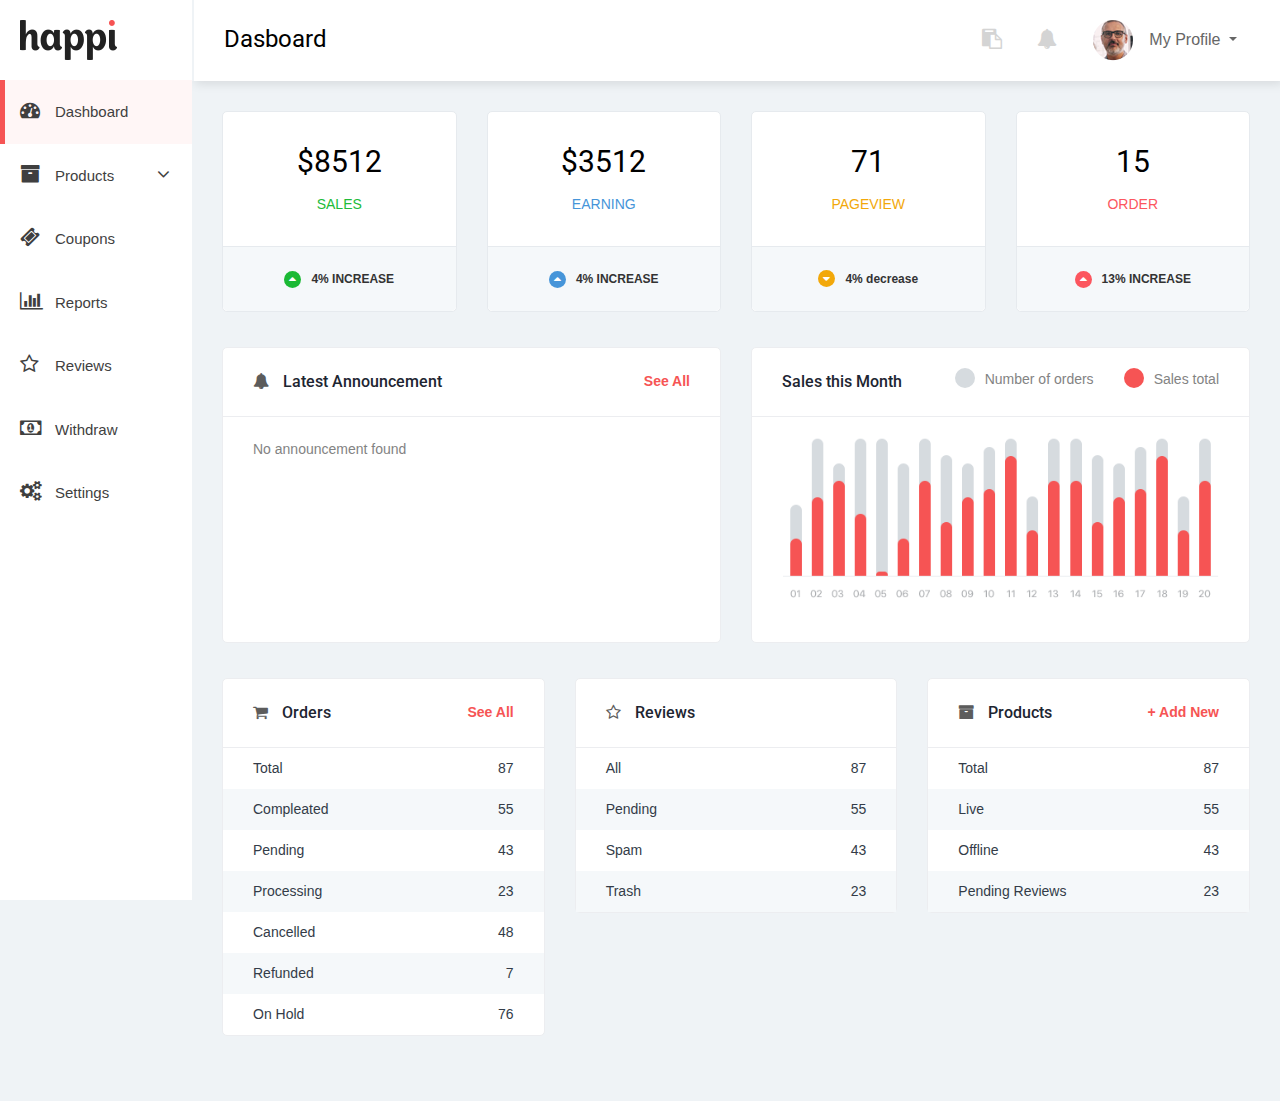
<file: index.html>
<!DOCTYPE html>
<html lang="en">

<head>
    <meta charset="UTF-8">
    <meta http-equiv="X-UA-Compatible" content="IE=edge">
    <meta name="viewport" content="width=device-width, initial-scale=1">
    <meta name="description" content="">
    <meta name="keywords" content="">
    <!-- Page Title -->
    <title>Dokan HTML-5 HTML Template</title>
    <!--Fevicon-->
    <link rel="icon" href="assets/images/favicon.ico" type="image/x-icon" />
    <!-- Bootstrap CSS -->
    <link rel="stylesheet" href="assets/css/bootstrap.min.css">
    <!-- Font-Awesome CSS-->
    <link rel="stylesheet" href="assets/css/font-awesome.min.css">
    <!--Owl-Carousel CSS-->
    <link rel="stylesheet" href="assets/css/owl.carousel.min.css">
    <!--Nice Selecet CSS-->
    <link rel="stylesheet" href="assets/css/nice-select.css">
    <!-- Main Style CSS -->
    <link rel="stylesheet" href="assets/css/style.css">
    <!-- Responsive CSS -->
    <link rel="stylesheet" href="assets/css/responsive.css">
</head>

<body>

    <div class="rox-dk-wrapper">
        <!--SideBar Area Start-->
        <div class="sidebar-area">
            <div class="sidebar-logo">
                <a href="index.html"><img src="assets/images/logo/logo" alt=""></a>
            </div>
            <div class="sidebar-menu">
                <ul>
                    <li class="active"><a href="index.html"><i class="fa fa-tachometer" aria-hidden="true"></i><span>Dashboard</span></a></li>
                    <li><a data-toggle="collapse" href="#product-all" role="button" aria-expanded="false" aria-controls="product-all"><i class="fa fa-archive" aria-hidden="true"></i><span>Products</span> <span class="btn-right"><i class="fa fa-angle-down" aria-hidden="true"></i></span></a></li>
                    <div class="collapse multi-collapse" id="product-all">
                            <li><a href="product.html"><span>All Product</span> <i class="btn-right fa fa-check" aria-hidden="true"></i></a></li>
                            <li><a href="edit-product.html"><span>Edit Product</span> <i class="btn-right fa fa-pencil"></i></a></li>
                      </div>
                    <li><a href="coupon.html"><i class="fa fa-ticket" aria-hidden="true"></i><span>Coupons</span></a></li>
                    <li><a href="report.html"><i class="fa fa-bar-chart" aria-hidden="true"></i><span>Reports</span></a></li>
                    <li><a href="review.html"><i class="fa fa-star-o" aria-hidden="true"></i><span>Reviews</span></a></li>
                    <li><a href="#"><i class="fa fa-money" aria-hidden="true"></i><span>Withdraw</span></a></li>
                    <li><a href="store-setting.html"><i class="fa fa-cogs" aria-hidden="true"></i><span>Settings</span></a></li>
                </ul>
            </div>
        </div>
        <!--SideBar Area End-->

        <!--Header Area Start-->
        <div class="header-area">
            <div class="page-title">
                <h2>Dasboard</h2>
            </div>
            <div class="header-right-content">
                <ul>
                    <li>
                        <div class="btn-group">
                            <button type="button" class="btn dropdown-toggle toggle-icon-none" data-toggle="dropdown" aria-haspopup="true" aria-expanded="false">
                                <i class="fa fa-clipboard"></i>
                            </button>
                            <div class="dropdown-menu">
                                <a class="dropdown-item" href="#">Action</a>
                                <a class="dropdown-item" href="#">Another action</a>
                                <a class="dropdown-item" href="#">Something else here</a>
                                <div class="dropdown-divider"></div>
                                <a class="dropdown-item" href="#">Separated link</a>
                            </div>
                        </div>
                    </li>

                    <li>
                        <div class="btn-group">
                            <button type="button" class="btn dropdown-toggle toggle-icon-none" data-toggle="dropdown" aria-haspopup="true" aria-expanded="false">
                                <i class="fa fa-bell"></i>
                            </button>
                            <div class="dropdown-menu">
                                <a class="dropdown-item" href="#">Action</a>
                                <a class="dropdown-item" href="#">Another action</a>
                                <a class="dropdown-item" href="#">Something else here</a>
                                <div class="dropdown-divider"></div>
                                <a class="dropdown-item" href="#">Separated link</a>
                            </div>
                        </div>
                    </li>

                    <li>
                        <div class="profile-area">
                            <!-- Profile Area button -->
                            <div class="btn-group">
                                <button type="button" class="btn dropdown-toggle" data-toggle="dropdown" aria-haspopup="true" aria-expanded="false">
                                    <img src="assets/images/profile-image/profile-img.png" alt=""> My Profile
                                </button>
                                <div class="dropdown-menu">
                                    <a class="dropdown-item" href="#">Edit Profile</a>
                                    <a class="dropdown-item" href="#">Activitied</a>
                                    <a class="dropdown-item" href="#">Something else here</a>
                                    <div class="dropdown-divider"></div>
                                    <a class="dropdown-item" href="#">Sign Out</a>
                                </div>
                            </div>
                        </div>
                    </li>
                </ul>
            </div>
        </div>
        <!--  Main Content Start-->
        <div class="main-content">
            <div class="container-fluid">
                <!-- Pricing Area Start-->
                <div class="pricing-area">
                    <div class="row">
                        <div class="col-lg-3">
                            <div class="single-earning-area-wrapper sales">
                                <div class="single-earning-area">
                                    <h2>$8512</h2>
                                    <p>Sales</p>
                                </div>
                                <div class="incress-or-decrease">
                                    <p><span><i class="fa fa-caret-up" aria-hidden="true"></i></span>4% INCREASE</p>
                                </div>
                            </div>
                        </div>
                        <div class="col-lg-3">
                            <div class="single-earning-area-wrapper earning">
                                <div class="single-earning-area">
                                    <h2>$3512</h2>
                                    <p>Earning</p>
                                </div>
                                <div class="incress-or-decrease">
                                    <p><span><i class="fa fa-caret-up" aria-hidden="true"></i></span>4% INCREASE</p>
                                </div>
                            </div>
                        </div>
                        <div class="col-lg-3">
                            <div class="single-earning-area-wrapper page-view">
                                <div class="single-earning-area">
                                    <h2>71</h2>
                                    <p>Pageview</p>
                                </div>
                                <div class="incress-or-decrease">
                                    <p><span><i class="fa fa-caret-down" aria-hidden="true"></i></span>4% decrease</p>
                                </div>
                            </div>
                        </div>
                        <div class="col-lg-3">
                            <div class="single-earning-area-wrapper order">
                                <div class="single-earning-area">
                                    <h2>15</h2>
                                    <p>Order</p>
                                </div>
                                <div class="incress-or-decrease">
                                    <p><span><i class="fa fa-caret-up" aria-hidden="true"></i></span>13% INCREASE</p>
                                </div>
                            </div>
                        </div>
                    </div>
                </div>
                <!-- Pricing Area End-->

                <!-- Chart Area Start-->
                <div class="chart-area">
                    <div class="row">
                        <div class="col-lg-6">
                            <div class="single-dashboard-item">
                                <div class="dashboard-title-style">
                                    <h4><span><i class="fa fa-bell"></i></span> Latest Announcement</h4>
                                    <a href="#">See All</a>
                                </div>
                                <div class="single-dashboard-contet">
                                    <p>No announcement found</p>
                                </div>
                            </div>
                        </div>
                        <div class="col-lg-6">
                            <div class="single-dashboard-item">
                                <div class="dashboard-title-style">
                                    <h4> Sales this Month</h4>
                                    <div class="chart-color-wrapper">
                                        <div class="chart-color-indicate"><span class="color-indicate"></span>Number of orders</div>
                                        <div class="chart-color-indicate"><span class="color-indicate sales-color"></span>Sales total</div>
                                    </div>
                                </div>
                                <div class="single-dashboard-contet">
                                    <img src="assets/images/dashboard.png" alt="">
                                </div>
                            </div>
                        </div>
                    </div>
                </div>
                <!-- Chart Area End-->
                <!-- Table Content Area Start-->
                <div class="table-content-area-start">
                    <div class="row">
                        <div class="col-lg-4">
                            <div class="single-dashboard-item">
                                <div class="dashboard-title-style">
                                    <h4><span><i class="fa fa-shopping-cart" aria-hidden="true"></i></span> Orders</h4>
                                    <a href="#">See All</a>
                                </div>
                                <div class="single-dashboard-table-content">
                                    <ul>
                                        <li><a href="#">Total <span>87</span></a></li>
                                        <li><a href="#">Compleated<span>55</span></a></li>
                                        <li><a href="#">Pending<span>43</span></a></li>
                                        <li><a href="#">Processing<span>23</span></a></li>
                                        <li><a href="#">Cancelled<span>48</span></a></li>
                                        <li><a href="#">Refunded<span>7</span></a></li>
                                        <li><a href="#">On Hold<span>76</span></a></li>
                                    </ul>
                                </div>
                            </div>
                        </div>
                        <div class="col-lg-4">
                            <div class="single-dashboard-item">
                                <div class="dashboard-title-style">
                                    <h4><span><i class="fa fa-star-o"></i></span> Reviews</h4>
                                </div>
                                <div class="single-dashboard-table-content">
                                    <ul>
                                        <li><a href="#">All <span>87</span></a></li>
                                        <li><a href="#">Pending<span>55</span></a></li>
                                        <li><a href="#">Spam<span>43</span></a></li>
                                        <li><a href="#">Trash<span>23</span></a></li>
                                    </ul>
                                </div>
                            </div>
                        </div>
                        <div class="col-lg-4">
                            <div class="single-dashboard-item">
                                <div class="dashboard-title-style">
                                    <h4><span><i class="fa fa-archive" aria-hidden="true"></i></span> Products</h4>
                                    <a href="#">+ Add New</a>
                                </div>
                                <div class="single-dashboard-table-content">
                                    <ul>
                                        <li><a href="#">Total <span>87</span></a></li>
                                        <li><a href="#">Live<span>55</span></a></li>
                                        <li><a href="#">Offline<span>43</span></a></li>
                                        <li><a href="#">Pending Reviews<span>23</span></a></li>
                                    </ul>
                                </div>
                            </div>
                        </div>
                    </div>
                </div>
                <!-- Table Content Area End-->
            </div>
        </div>
        <!--  Main Content End-->
    </div>






    <!--Main js-->
    <script src="assets/js/jquery-1.12.4.min.js"></script>
    <!--Modernizer js-->
    <script src="assets/js/modernizr-3.5.0.min.js"></script>
    <!--Bootstrap popper js-->
    <script src="assets/js/popper.min.js"></script>
    <!--Bootstrap js-->
    <script src="assets/js/bootstrap.min.js"></script>
    <!--Owl-Carousel JS-->
    <script src="assets/js/owl.carousel.min.js"></script>
    <!--Parallax JS-->
    <script src="assets/js/jquery.parallax-1.1.3.js"></script>
    <!--For Custom Tag JS-->
    <script src="assets/js/custom-tag.js"></script>
    <!--Nice Select JS-->
    <script src="assets/js/jquery.nice-select.min.js"></script>
    <!--Custom js-->
    <script src="assets/js/main.js"></script>
</body>

</html>
</file>
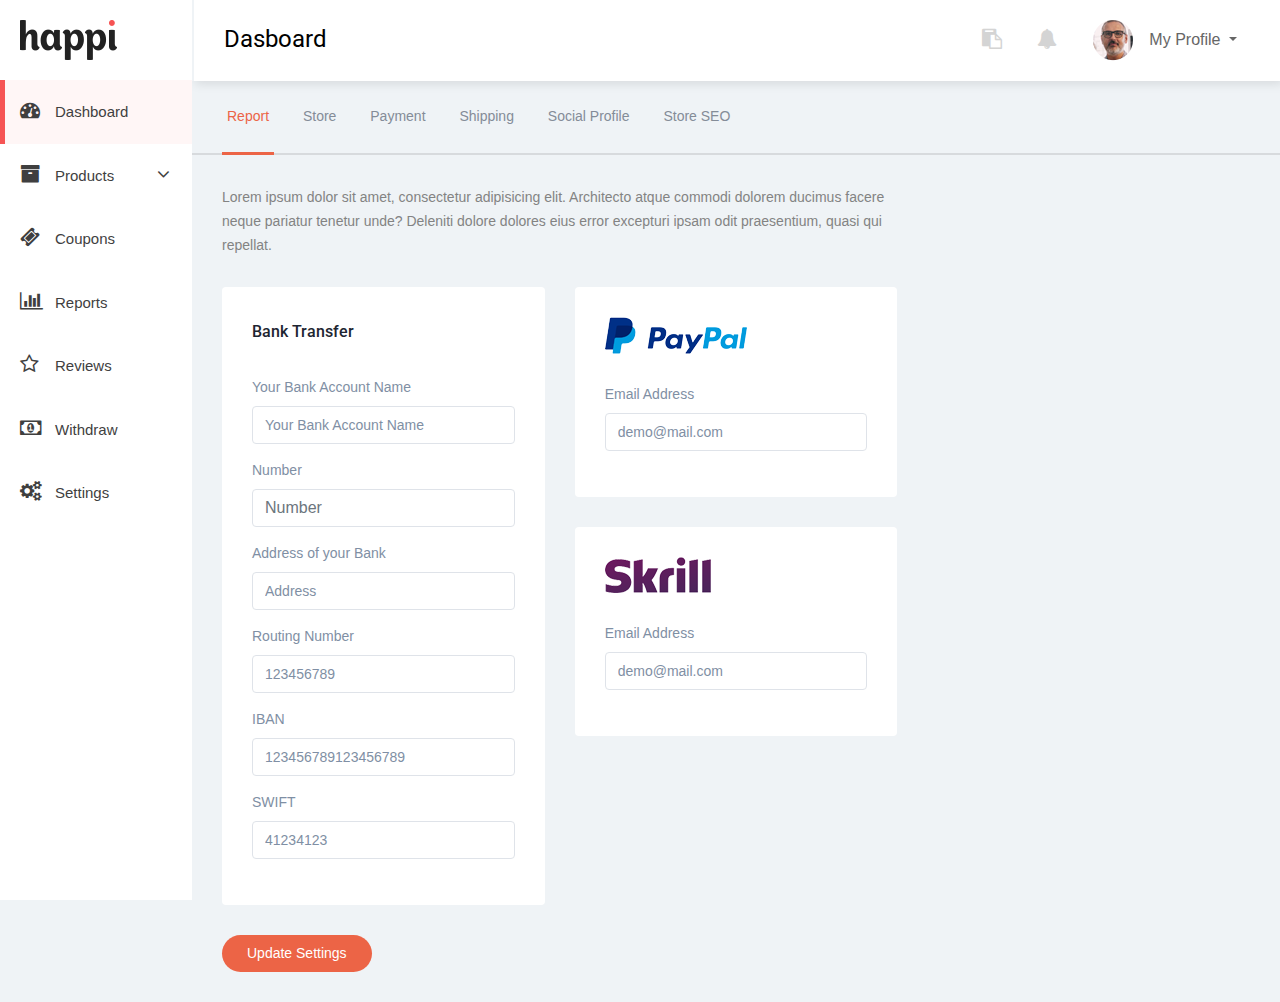
<file: bank-transfar.html>
<!DOCTYPE html>
<html lang="en">

<head>
    <meta charset="UTF-8">
    <meta http-equiv="X-UA-Compatible" content="IE=edge">
    <meta name="viewport" content="width=device-width, initial-scale=1">
    <meta name="description" content="">
    <meta name="keywords" content="">
    <!-- Page Title -->
    <title>Dokan HTML-5 HTML Template</title>
    <!--Fevicon-->
    <link rel="icon" href="assets/images/favicon.ico" type="image/x-icon" />
    <!-- Bootstrap CSS -->
    <link rel="stylesheet" href="assets/css/bootstrap.min.css">
    <!-- Font-Awesome CSS-->
    <link rel="stylesheet" href="assets/css/font-awesome.min.css">
    <!--Owl-Carousel CSS-->
    <link rel="stylesheet" href="assets/css/owl.carousel.min.css">
    <!--Nice Selecet CSS-->
    <link rel="stylesheet" href="assets/css/nice-select.css">
    <!-- Main Style CSS -->
    <link rel="stylesheet" href="assets/css/style.css">
    <!-- Responsive CSS -->
    <link rel="stylesheet" href="assets/css/responsive.css">
</head>

<body>

<div class="rox-dk-wrapper">
    <!--SideBar Area Start-->
    <div class="sidebar-area">
        <div class="sidebar-logo">
            <a href="index.html"><img src="assets/images/logo/logo" alt=""></a>
        </div>
        <div class="sidebar-menu">
            <ul>
                <li class="active"><a href="index.html"><i class="fa fa-tachometer" aria-hidden="true"></i><span>Dashboard</span></a></li>
                <li><a data-toggle="collapse" href="#product-all" role="button" aria-expanded="false" aria-controls="product-all"><i class="fa fa-archive" aria-hidden="true"></i><span>Products</span> <span class="btn-right"><i class="fa fa-angle-down" aria-hidden="true"></i></span></a></li>
                <div class="collapse multi-collapse" id="product-all">
                        <li><a href="product.html"><span>All Product</span> <i class="btn-right fa fa-check" aria-hidden="true"></i></a></li>
                        <li><a href="edit-product.html"><span>Edit Product</span> <i class="btn-right fa fa-pencil"></i></a></li>
                  </div>
                <li><a href="coupon.html"><i class="fa fa-ticket" aria-hidden="true"></i><span>Coupons</span></a></li>
                <li><a href="report.html"><i class="fa fa-bar-chart" aria-hidden="true"></i><span>Reports</span></a></li>
                <li><a href="review.html"><i class="fa fa-star-o" aria-hidden="true"></i><span>Reviews</span></a></li>
                <li><a href="#"><i class="fa fa-money" aria-hidden="true"></i><span>Withdraw</span></a></li>
                <li><a href="store-setting.html"><i class="fa fa-cogs" aria-hidden="true"></i><span>Settings</span></a></li>
            </ul>
        </div>
    </div>
    <!--SideBar Area End-->

    <!--Header Area Start-->
    <div class="header-area">
        <div class="page-title">
            <h2>Dasboard</h2>
        </div>
        <div class="header-right-content">
            <ul>
                <li>
                    <div class="btn-group">
                        <button type="button" class="btn dropdown-toggle toggle-icon-none" data-toggle="dropdown" aria-haspopup="true" aria-expanded="false">
                            <i class="fa fa-clipboard"></i>
                        </button>
                        <div class="dropdown-menu">
                            <a class="dropdown-item" href="#">Action</a>
                            <a class="dropdown-item" href="#">Another action</a>
                            <a class="dropdown-item" href="#">Something else here</a>
                            <div class="dropdown-divider"></div>
                            <a class="dropdown-item" href="#">Separated link</a>
                        </div>
                    </div>
                </li>

                <li>
                    <div class="btn-group">
                        <button type="button" class="btn dropdown-toggle toggle-icon-none" data-toggle="dropdown" aria-haspopup="true" aria-expanded="false">
                            <i class="fa fa-bell"></i>
                        </button>
                        <div class="dropdown-menu">
                            <a class="dropdown-item" href="#">Action</a>
                            <a class="dropdown-item" href="#">Another action</a>
                            <a class="dropdown-item" href="#">Something else here</a>
                            <div class="dropdown-divider"></div>
                            <a class="dropdown-item" href="#">Separated link</a>
                        </div>
                    </div>
                </li>

                <li>
                    <div class="profile-area">
                        <!-- Profile Area button -->
                        <div class="btn-group">
                            <button type="button" class="btn dropdown-toggle" data-toggle="dropdown" aria-haspopup="true" aria-expanded="false">
                                <img src="assets/images/profile-image/profile-img.png" alt=""> My Profile
                            </button>
                            <div class="dropdown-menu">
                                <a class="dropdown-item" href="#">Edit Profile</a>
                                <a class="dropdown-item" href="#">Activitied</a>
                                <a class="dropdown-item" href="#">Something else here</a>
                                <div class="dropdown-divider"></div>
                                <a class="dropdown-item" href="#">Sign Out</a>
                            </div>
                        </div>
                    </div>
                </li>
            </ul>
        </div>
    </div>

    <!--Store Settings Nav Menu start-->
    <div class="dokan-store-nav">
        <ul>
            <li class="active"><a href="report.html">Report</a></li>
            <li><a href="store-setting.html">Store</a></li>
            <li><a href="bank-transfar.html">Payment</a></li>
            <li><a href="shipping.html">Shipping</a></li>
            <li><a href="setting-social.html">Social Profile</a></li>
            <li><a href="store-seo.html">Store SEO</a></li>
        </ul>
    </div>
    <!--Store Settings Nav Menu End-->

    <div class="main-content">
        <div class="container-fluid">

            <div class="row">
                <div class="col-lg-8">
                    <div class="transfar-txt">
                        <p>Lorem ipsum dolor sit amet, consectetur adipisicing elit. Architecto atque commodi dolorem ducimus facere neque pariatur tenetur unde? Deleniti dolore dolores eius error excepturi ipsam odit praesentium, quasi qui repellat.</p>
                    </div>
                </div>
            </div>

            <div class="dokan-stor-settings">
                <!--Store Information start-->
                <div class="row">
                    <div class="col-lg-4">
                        <div class="dokan-stor-settings-content">
                            <form action="#">
                                <div class="dokan-store-title">
                                    <h3>Bank Transfer</h3>
                                </div>
                                <div class="form-group">
                                    <label for="name">Your Bank Account Name</label>
                                    <input type="text" class="form-control" id="name" aria-describedby="emailHelp" placeholder="Your Bank Account Name">
                                </div>
                                <div class="form-group">
                                    <label for="number">Number</label>
                                    <input type="number" class="form-control" id="number" aria-describedby="emailHelp" placeholder="Number">
                                </div>
                                <div class="form-group">
                                    <label for="address">Address of your Bank</label>
                                    <input type="text" class="form-control" id="address" aria-describedby="emailHelp" placeholder="Address">
                                </div>
                                <div class="form-group">
                                    <label for="phone">Routing Number</label>
                                    <input type="text" class="form-control" id="phone" aria-describedby="emailHelp" placeholder="123456789">
                                </div>
                                <div class="form-group">
                                    <label for="iban">IBAN</label>
                                    <input type="text" class="form-control" id="iban" aria-describedby="emailHelp" placeholder="123456789123456789">
                                </div>
                                <div class="form-group">
                                    <label for="swift">SWIFT</label>
                                    <input type="text" class="form-control" id="swift" aria-describedby="emailHelp" placeholder="41234123">
                                </div>

                            </form>
                        </div>
                    </div>
                    <div class="col-lg-4">
                        <div class="dokan-stor-settings-content">
                            <form action="#">
                                <div class="dokan-store-title">
                                    <img src="assets/images/paypal.png" alt="">
                                </div>
                                <div class="form-group">
                                    <label for="phone">Email Address</label>
                                    <input type="text" class="form-control" id="phone" aria-describedby="emailHelp" placeholder="demo@mail.com">
                                </div>
                            </form>
                        </div>
                        <div class="dokan-stor-settings-content">
                            <form action="#">
                                <div class="dokan-store-title">
                                    <img src="assets/images/skill.png" alt="">
                                </div>
                                <div class="form-group">
                                    <label for="phone">Email Address</label>
                                    <input type="text" class="form-control" id="phone" aria-describedby="emailHelp" placeholder="demo@mail.com">
                                </div>
                            </form>
                        </div>
                    </div>
                </div>
                <!--Store Information End-->

                <div class="update-settings-btn">
                    <a href="#">Update Settings</a>
                </div>

            </div>
        </div>
    </div>



</div>






<!--Main js-->
<script src="assets/js/jquery-1.12.4.min.js"></script>
<!--Modernizer js-->
<script src="assets/js/modernizr-3.5.0.min.js"></script>
<!--Bootstrap popper js-->
<script src="assets/js/popper.min.js"></script>
<!--Bootstrap js-->
<script src="assets/js/bootstrap.min.js"></script>
<!--Owl-Carousel JS-->
<script src="assets/js/owl.carousel.min.js"></script>
<!--Parallax JS-->
<script src="assets/js/jquery.parallax-1.1.3.js"></script>
<!--Nice Select JS-->
<script src="assets/js/jquery.nice-select.min.js"></script>
<!--Custom js-->
<script src="assets/js/main.js"></script>
<script src="assets/js/custom-tag.js"></script>
</body>

</html>
</file>
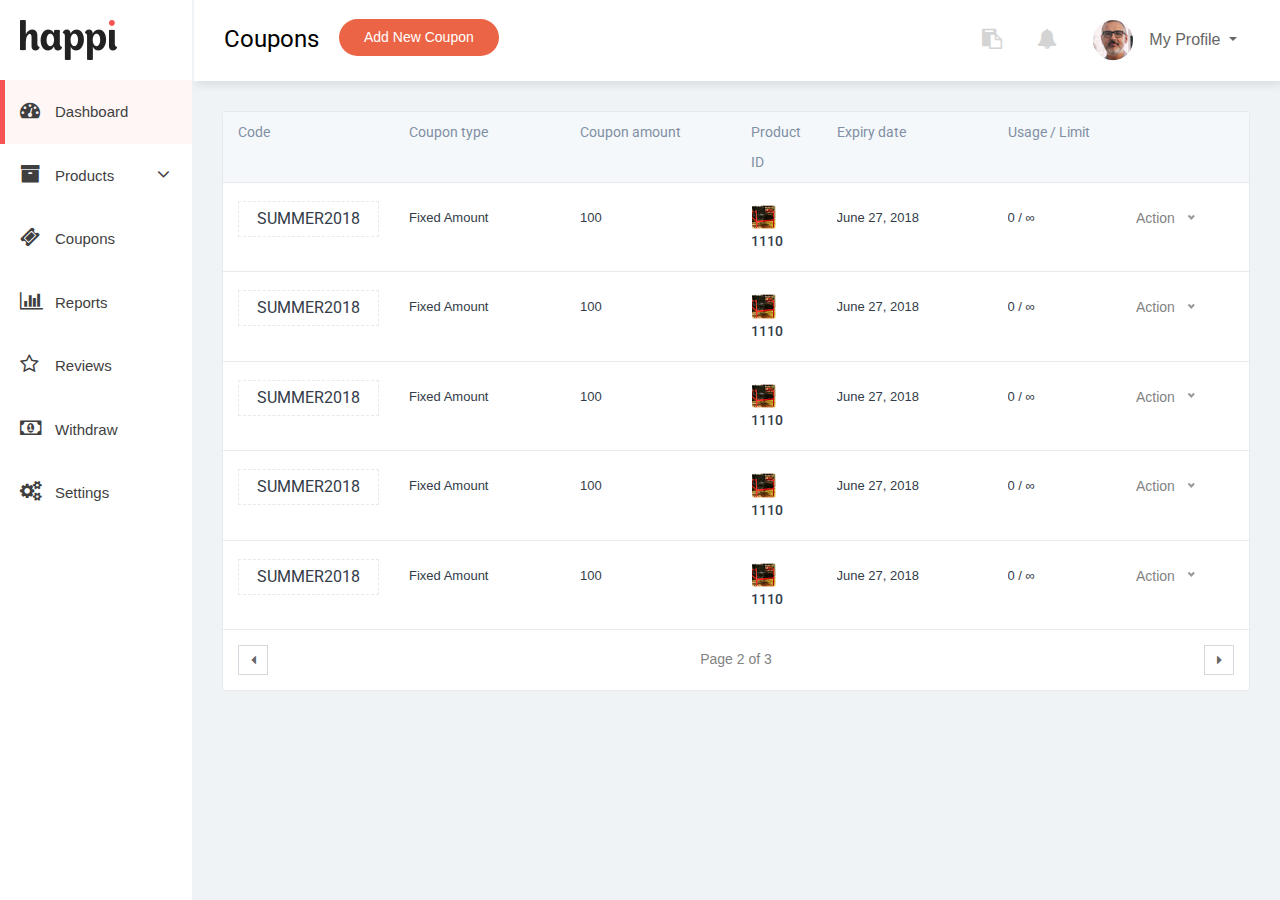
<file: coupon.html>
<!DOCTYPE html>
<html lang="en">

    <head>
        <meta charset="UTF-8">
        <meta http-equiv="X-UA-Compatible" content="IE=edge">
        <meta name="viewport" content="width=device-width, initial-scale=1">
        <meta name="description" content="">
        <meta name="keywords" content="">
        <!-- Page Title -->
        <title>Dokan HTML-5 HTML Template</title>
        <!--Fevicon-->
        <link rel="icon" href="assets/images/favicon.ico" type="image/x-icon"/>
        <!-- Bootstrap CSS -->
        <link rel="stylesheet" href="assets/css/bootstrap.min.css">
        <!-- Font-Awesome CSS-->
        <link rel="stylesheet" href="assets/css/font-awesome.min.css">
        <!--Owl-Carousel CSS-->
        <link rel="stylesheet" href="assets/css/owl.carousel.min.css">
        <!--Nice Selecet CSS-->
        <link rel="stylesheet" href="assets/css/nice-select.css">
        <!-- Main Style CSS -->
        <link rel="stylesheet" href="assets/css/style.css">
        <!-- Responsive CSS -->
        <link rel="stylesheet" href="assets/css/responsive.css">
    </head>

    <body>

        <div class="rox-dk-wrapper">
            <!--SideBar Area Start-->
            <div class="sidebar-area">
                <div class="sidebar-logo">
                    <a href="index.html"><img src="assets/images/logo/logo" alt=""></a>
                </div>
                <div class="sidebar-menu">
                    <ul>
                        <li class="active"><a href="index.html"><i class="fa fa-tachometer" aria-hidden="true"></i><span>Dashboard</span></a></li>
                        <li><a data-toggle="collapse" href="#product-all" role="button" aria-expanded="false" aria-controls="product-all"><i class="fa fa-archive" aria-hidden="true"></i><span>Products</span> <span class="btn-right"><i class="fa fa-angle-down" aria-hidden="true"></i></span></a></li>
                        <div class="collapse multi-collapse" id="product-all">
                                <li><a href="product.html"><span>All Product</span> <i class="btn-right fa fa-check" aria-hidden="true"></i></a></li>
                                <li><a href="edit-product.html"><span>Edit Product</span> <i class="btn-right fa fa-pencil"></i></a></li>
                          </div>
                        <li><a href="coupon.html"><i class="fa fa-ticket" aria-hidden="true"></i><span>Coupons</span></a></li>
                        <li><a href="report.html"><i class="fa fa-bar-chart" aria-hidden="true"></i><span>Reports</span></a></li>
                        <li><a href="review.html"><i class="fa fa-star-o" aria-hidden="true"></i><span>Reviews</span></a></li>
                        <li><a href="#"><i class="fa fa-money" aria-hidden="true"></i><span>Withdraw</span></a></li>
                        <li><a href="store-setting.html"><i class="fa fa-cogs" aria-hidden="true"></i><span>Settings</span></a></li>
                    </ul>
                </div>
            </div>
            <!--SideBar Area End-->

            <!--Header Area Start-->
            <div class="header-area">
                <div class="page-title">
                    <h2>Coupons</h2>
                    <div class="update-settings-btn title-btn-style">
                            <a href="#"  data-toggle="modal" data-target="#add-product">Add New Coupon</a>
                        </div>
                </div>
                <div class="add-new-coupon">
                    <!-- The Modal -->
                <div class="modal fade" id="add-product">
                    <div class="modal-dialog modal-lg modal-dialog-centered">
                        <div class="modal-content">

                            <!-- Modal Header -->
                            <div class="modal-header">
                                <h4 class="modal-title">Add New Coupon</h4>
                                <button type="button" class="close" data-dismiss="modal">&times;</button>
                            </div>

                            <!-- Modal body -->
                            <div class="modal-body">
                                <form action="#">
                                    <div class="row">
                                        <div class="col-lg-4 col-md-4">
                                            <div class="single-product-add">
                                                <div class="product-catagory">
                                                    <label for="#">Catagory</label>
                                                    <select>
                                                        <option data-display="Home Decoration">Home Decoration</option>
                                                        <option value="1">Some option</option>
                                                        <option value="2">Another option</option>
                                                        <option value="3" disabled>A disabled option</option>
                                                        <option value="4">Potato</option>
                                                    </select>
                                                </div>
                                                <div class="image-uploade-style">
                                                    <div class="add-image">
                                                        <div class="form-group">
                                                            <label for="file">Add Image</label>
                                                            <input
                                                                type="file"
                                                                class="form-control-file"
                                                                id="file"
                                                                aria-describedby="fileHelp">
                                                        </div>
                                                    </div>
                                                </div>
                                                <p>
                                                    <i class="fa fa-exclamation-circle" aria-hidden="true"></i>Representative Image 600x600px</p>
                                            </div>
                                        </div>
                                        <div class="col-lg-8 col-md-8">
                                            <div class="product-description">
                                                <div class="form-group">
                                                    <label for="product-name">Coupon Code</label>
                                                    <input
                                                        type="number"
                                                        class="form-control"
                                                        aria-describedby="emailHelp"
                                                        placeholder="Please enter your Coupon Code">
                                                </div>
                                                <div class="form-group">
                                                    <label for="product-name">Coupon Price</label>
                                                    <input
                                                        type="number"
                                                        class="form-control"
                                                        aria-describedby="emailHelp"
                                                        placeholder="Coupon Price">
                                                </div>
                                                <div class="form-group">
                                                    <label for="product-des">Coupon Description</label>
                                                    <textarea
                                                        class="form-control"
                                                        id="product-des"
                                                        rows="3"
                                                        placeholder="Enter some short description about your product "></textarea>
                                                </div>
                                            </div>
                                            <div class="price-and-action-btn">
                                                <div class="input-group">
                                                    <label>Start Date</label>
                                                    <input
                                                        type="date"
                                                        class="form-control">
                                                </div>
                                                <div class="input-group">
                                                    <label>End Date</label>
                                                    <input
                                                        type="date"
                                                        class="form-control">
                                                </div>
                                               <div class="add-product-button">
                                                    <div class="transparent-btn">
                                                            <a href="#">Create Product</a>
                                                        </div>
                                                        <div class="update-settings-btn">
                                                            <a href="#" data-toggle="modal" data-target="#add-product">Create & Add New</a>
                                                        </div>
                                               </div>

                                            </div>
                                        </div>
                                    </div>
                                </form>
                            </div>

                        </div>
                    </div>
                </div>
                <!-- Modal End -->
                </div>
                <div class="header-right-content">
                    <ul>
                        <li>
                            <div class="btn-group">
                                <button
                                    type="button"
                                    class="btn dropdown-toggle toggle-icon-none"
                                    data-toggle="dropdown"
                                    aria-haspopup="true"
                                    aria-expanded="false">
                                    <i class="fa fa-clipboard"></i>
                                </button>
                                <div class="dropdown-menu">
                                    <a class="dropdown-item" href="#">Action</a>
                                    <a class="dropdown-item" href="#">Another action</a>
                                    <a class="dropdown-item" href="#">Something else here</a>
                                    <div class="dropdown-divider"></div>
                                    <a class="dropdown-item" href="#">Separated link</a>
                                </div>
                            </div>
                        </li>

                        <li>
                            <div class="btn-group">
                                <button
                                    type="button"
                                    class="btn dropdown-toggle toggle-icon-none"
                                    data-toggle="dropdown"
                                    aria-haspopup="true"
                                    aria-expanded="false">
                                    <i class="fa fa-bell"></i>
                                </button>
                                <div class="dropdown-menu">
                                    <a class="dropdown-item" href="#">Action</a>
                                    <a class="dropdown-item" href="#">Another action</a>
                                    <a class="dropdown-item" href="#">Something else here</a>
                                    <div class="dropdown-divider"></div>
                                    <a class="dropdown-item" href="#">Separated link</a>
                                </div>
                            </div>
                        </li>

                        <li>
                            <div class="profile-area">
                                <!-- Profile Area button -->
                                <div class="btn-group">
                                    <button
                                        type="button"
                                        class="btn dropdown-toggle"
                                        data-toggle="dropdown"
                                        aria-haspopup="true"
                                        aria-expanded="false">
                                        <img src="assets/images/profile-image/profile-img.png" alt="">
                                        My Profile
                                    </button>
                                    <div class="dropdown-menu">
                                        <a class="dropdown-item" href="#">Edit Profile</a>
                                        <a class="dropdown-item" href="#">Activitied</a>
                                        <a class="dropdown-item" href="#">Something else here</a>
                                        <div class="dropdown-divider"></div>
                                        <a class="dropdown-item" href="#">Sign Out</a>
                                    </div>
                                </div>
                            </div>
                        </li>
                    </ul>
                </div>
            </div>
            <!--  Main Content Start-->
            <div class="main-content">
                <div class="container-fluid">
                    <div class="all-product-area coupon-page-style">
                        <!-- Coupon Code Header Start -->
                        <div class="product-list">
                            <div class="row">
                                <div class="col-lg-2">
                                    <div class="single-product-title">
                                        <h3>Code</h3>
                                    </div>
                                </div>
                                <div class="col-lg-2">
                                    <div class="single-product-title">
                                        <h3>Coupon type</h3>
                                    </div>
                                </div>
                                <div class="col-lg-2">
                                    <div class="single-product-title">
                                        <h3>Coupon amount</h3>
                                    </div>
                                </div>
                                <div class="col-lg-1">
                                    <div class="single-product-title">
                                        <h3>Product ID</h3>
                                    </div>
                                </div>

                                <div class="col-lg-2">
                                    <div class="single-product-title">
                                        <h3>Expiry date</h3>
                                    </div>
                                </div>
                                <div class="col-lg-2">
                                    <div class="single-product-title">
                                        <h3>Usage / Limit</h3>
                                    </div>
                                </div>
                            </div>
                        </div>
                        <!-- Coupon Code Header End -->

                        <!-- Single Product Coupon Start-->
                        <div class="product-list-inner">
                            <div class="row">
                                <div class="col-lg-2">
                                    <div class="coupon-code-text" >
                                        <h3>SUMMER2018</h3>
                                    </div>
                                </div>
                                <div class="col-lg-2">
                                    <div class="single-product-item-common-style-class" data-col_name="Coupon Type:">
                                        <p>Fixed Amount</p>
                                    </div>
                                </div>
                                <div class="col-lg-2">
                                    <div class="single-product-item-common-style-class" data-col_name="Coupon amount:">
                                        <p>100</p>
                                    </div>
                                </div>
                                <div class="col-lg-1">
                                    <div class="single-product-item-common-style-class" data-col_name="Product ID:">
                                        <div class="product-img">
                                            <img src="assets/images/products.png" alt="">
                                        </div>
                                        <h3>
                                            <a href="#">1110</a>
                                        </h3>
                                    </div>
                                </div>

                                <div class="col-lg-2">
                                    <div class="single-product-item-common-style-class" data-col_name="Expiry date:">
                                        <p>June 27, 2018</p>
                                    </div>
                                </div>
                                <div class="col-lg-1">
                                    <div class="single-product-item-common-style-class" data-col_name="Usage / Limit:">
                                        <p>0 / ∞</p>
                                    </div>
                                </div>
                                <div class="col-lg-2">
                                    <div class="action-slect-style" data-col_name="Action">
                                        <select>
                                            <option data-display="Action">Action</option>
                                            <option value="1">Some option</option>
                                            <option value="2">Another option</option>
                                        </select>
                                    </div>
                                </div>
                            </div>
                        </div>
                        <!-- Single Product Coupon End-->

                        <!-- Single Product Coupon Start-->
                        <div class="product-list-inner">
                            <div class="row">
                                <div class="col-lg-2">
                                    <div class="coupon-code-text" >
                                        <h3>SUMMER2018</h3>
                                    </div>
                                </div>
                                <div class="col-lg-2">
                                    <div class="single-product-item-common-style-class" data-col_name="Coupon Type:">
                                        <p>Fixed Amount</p>
                                    </div>
                                </div>
                                <div class="col-lg-2">
                                    <div class="single-product-item-common-style-class" data-col_name="Coupon amount:">
                                        <p>100</p>
                                    </div>
                                </div>
                                <div class="col-lg-1">
                                    <div class="single-product-item-common-style-class" data-col_name="Product ID:">
                                        <div class="product-img">
                                            <img src="assets/images/products.png" alt="">
                                        </div>
                                        <h3>
                                            <a href="#">1110</a>
                                        </h3>
                                    </div>
                                </div>

                                <div class="col-lg-2">
                                    <div class="single-product-item-common-style-class" data-col_name="Expiry date:">
                                        <p>June 27, 2018</p>
                                    </div>
                                </div>
                                <div class="col-lg-1">
                                    <div class="single-product-item-common-style-class" data-col_name="Usage / Limit:">
                                        <p>0 / ∞</p>
                                    </div>
                                </div>
                                <div class="col-lg-2">
                                    <div class="action-slect-style" data-col_name="Action">
                                        <select>
                                            <option data-display="Action">Action</option>
                                            <option value="1">Some option</option>
                                            <option value="2">Another option</option>
                                        </select>
                                    </div>
                                </div>
                            </div>
                        </div>
                        <!-- Single Product Coupon End-->
                        <!-- Single Product Coupon Start-->
                        <div class="product-list-inner">
                            <div class="row">
                                <div class="col-lg-2">
                                    <div class="coupon-code-text" >
                                        <h3>SUMMER2018</h3>
                                    </div>
                                </div>
                                <div class="col-lg-2">
                                    <div class="single-product-item-common-style-class" data-col_name="Coupon Type:">
                                        <p>Fixed Amount</p>
                                    </div>
                                </div>
                                <div class="col-lg-2">
                                    <div class="single-product-item-common-style-class" data-col_name="Coupon amount:">
                                        <p>100</p>
                                    </div>
                                </div>
                                <div class="col-lg-1">
                                    <div class="single-product-item-common-style-class" data-col_name="Product ID:">
                                        <div class="product-img">
                                            <img src="assets/images/products.png" alt="">
                                        </div>
                                        <h3>
                                            <a href="#">1110</a>
                                        </h3>
                                    </div>
                                </div>

                                <div class="col-lg-2">
                                    <div class="single-product-item-common-style-class" data-col_name="Expiry date:">
                                        <p>June 27, 2018</p>
                                    </div>
                                </div>
                                <div class="col-lg-1">
                                    <div class="single-product-item-common-style-class" data-col_name="Usage / Limit:">
                                        <p>0 / ∞</p>
                                    </div>
                                </div>
                                <div class="col-lg-2">
                                    <div class="action-slect-style" data-col_name="Action">
                                        <select>
                                            <option data-display="Action">Action</option>
                                            <option value="1">Some option</option>
                                            <option value="2">Another option</option>
                                        </select>
                                    </div>
                                </div>
                            </div>
                        </div>
                        <!-- Single Product Coupon End-->
                        <!-- Single Product Coupon Start-->
                        <div class="product-list-inner">
                            <div class="row">
                                <div class="col-lg-2">
                                    <div class="coupon-code-text" >
                                        <h3>SUMMER2018</h3>
                                    </div>
                                </div>
                                <div class="col-lg-2">
                                    <div class="single-product-item-common-style-class" data-col_name="Coupon Type:">
                                        <p>Fixed Amount</p>
                                    </div>
                                </div>
                                <div class="col-lg-2">
                                    <div class="single-product-item-common-style-class" data-col_name="Coupon amount:">
                                        <p>100</p>
                                    </div>
                                </div>
                                <div class="col-lg-1">
                                    <div class="single-product-item-common-style-class" data-col_name="Product ID:">
                                        <div class="product-img">
                                            <img src="assets/images/products.png" alt="">
                                        </div>
                                        <h3>
                                            <a href="#">1110</a>
                                        </h3>
                                    </div>
                                </div>

                                <div class="col-lg-2">
                                    <div class="single-product-item-common-style-class" data-col_name="Expiry date:">
                                        <p>June 27, 2018</p>
                                    </div>
                                </div>
                                <div class="col-lg-1">
                                    <div class="single-product-item-common-style-class" data-col_name="Usage / Limit:">
                                        <p>0 / ∞</p>
                                    </div>
                                </div>
                                <div class="col-lg-2">
                                    <div class="action-slect-style" data-col_name="Action">
                                        <select>
                                            <option data-display="Action">Action</option>
                                            <option value="1">Some option</option>
                                            <option value="2">Another option</option>
                                        </select>
                                    </div>
                                </div>
                            </div>
                        </div>
                        <!-- Single Product Coupon End-->
                        <!-- Single Product Coupon Start-->
                        <div class="product-list-inner">
                            <div class="row">
                                <div class="col-lg-2">
                                    <div class="coupon-code-text" >
                                        <h3>SUMMER2018</h3>
                                    </div>
                                </div>
                                <div class="col-lg-2">
                                    <div class="single-product-item-common-style-class" data-col_name="Coupon Type:">
                                        <p>Fixed Amount</p>
                                    </div>
                                </div>
                                <div class="col-lg-2">
                                    <div class="single-product-item-common-style-class" data-col_name="Coupon amount:">
                                        <p>100</p>
                                    </div>
                                </div>
                                <div class="col-lg-1">
                                    <div class="single-product-item-common-style-class" data-col_name="Product ID:">
                                        <div class="product-img">
                                            <img src="assets/images/products.png" alt="">
                                        </div>
                                        <h3>
                                            <a href="#">1110</a>
                                        </h3>
                                    </div>
                                </div>

                                <div class="col-lg-2">
                                    <div class="single-product-item-common-style-class" data-col_name="Expiry date:">
                                        <p>June 27, 2018</p>
                                    </div>
                                </div>
                                <div class="col-lg-1">
                                    <div class="single-product-item-common-style-class" data-col_name="Usage / Limit:">
                                        <p>0 / ∞</p>
                                    </div>
                                </div>
                                <div class="col-lg-2">
                                    <div class="action-slect-style" data-col_name="Action">
                                        <select>
                                            <option data-display="Action">Action</option>
                                            <option value="1">Some option</option>
                                            <option value="2">Another option</option>
                                        </select>
                                    </div>
                                </div>
                            </div>
                        </div>
                        <!-- Single Product Coupon End-->

                        <!-- Pagination area Start-->
                        <div class="product-pagination-area">
                            <div class="row">
                                <div class="pagination-inner">
                                    <button class="pagination-button">
                                        <i class="fa fa-caret-left" aria-hidden="true"></i>
                                    </button>
                                    <p>Page
                                        <span>2</span>
                                        of
                                        <span>3</span>
                                    </p>
                                    <button class="pagination-button">
                                        <i class="fa fa-caret-right" aria-hidden="true"></i>
                                    </button>
                                </div>
                            </div>
                        </div>
                        <!-- Pagination area End-->
                    </div>
                </div>
            </div>
        </div>
        <!--  Main Content End-->
    </div>

    <!--Main js-->
    <script src="assets/js/jquery-1.12.4.min.js"></script>
    <!--Modernizer js-->
    <script src="assets/js/modernizr-3.5.0.min.js"></script>
    <!--Bootstrap popper js-->
    <script src="assets/js/popper.min.js"></script>
    <!--Bootstrap js-->
    <script src="assets/js/bootstrap.min.js"></script>
    <!--Owl-Carousel JS-->
    <script src="assets/js/owl.carousel.min.js"></script>
    <!--Parallax JS-->
    <script src="assets/js/jquery.parallax-1.1.3.js"></script>
    <!--Nice Select JS-->
    <script src="assets/js/jquery.nice-select.min.js"></script>
    <!--Custom js-->
    <script src="assets/js/main.js"></script>
</body>

</html>
</file>
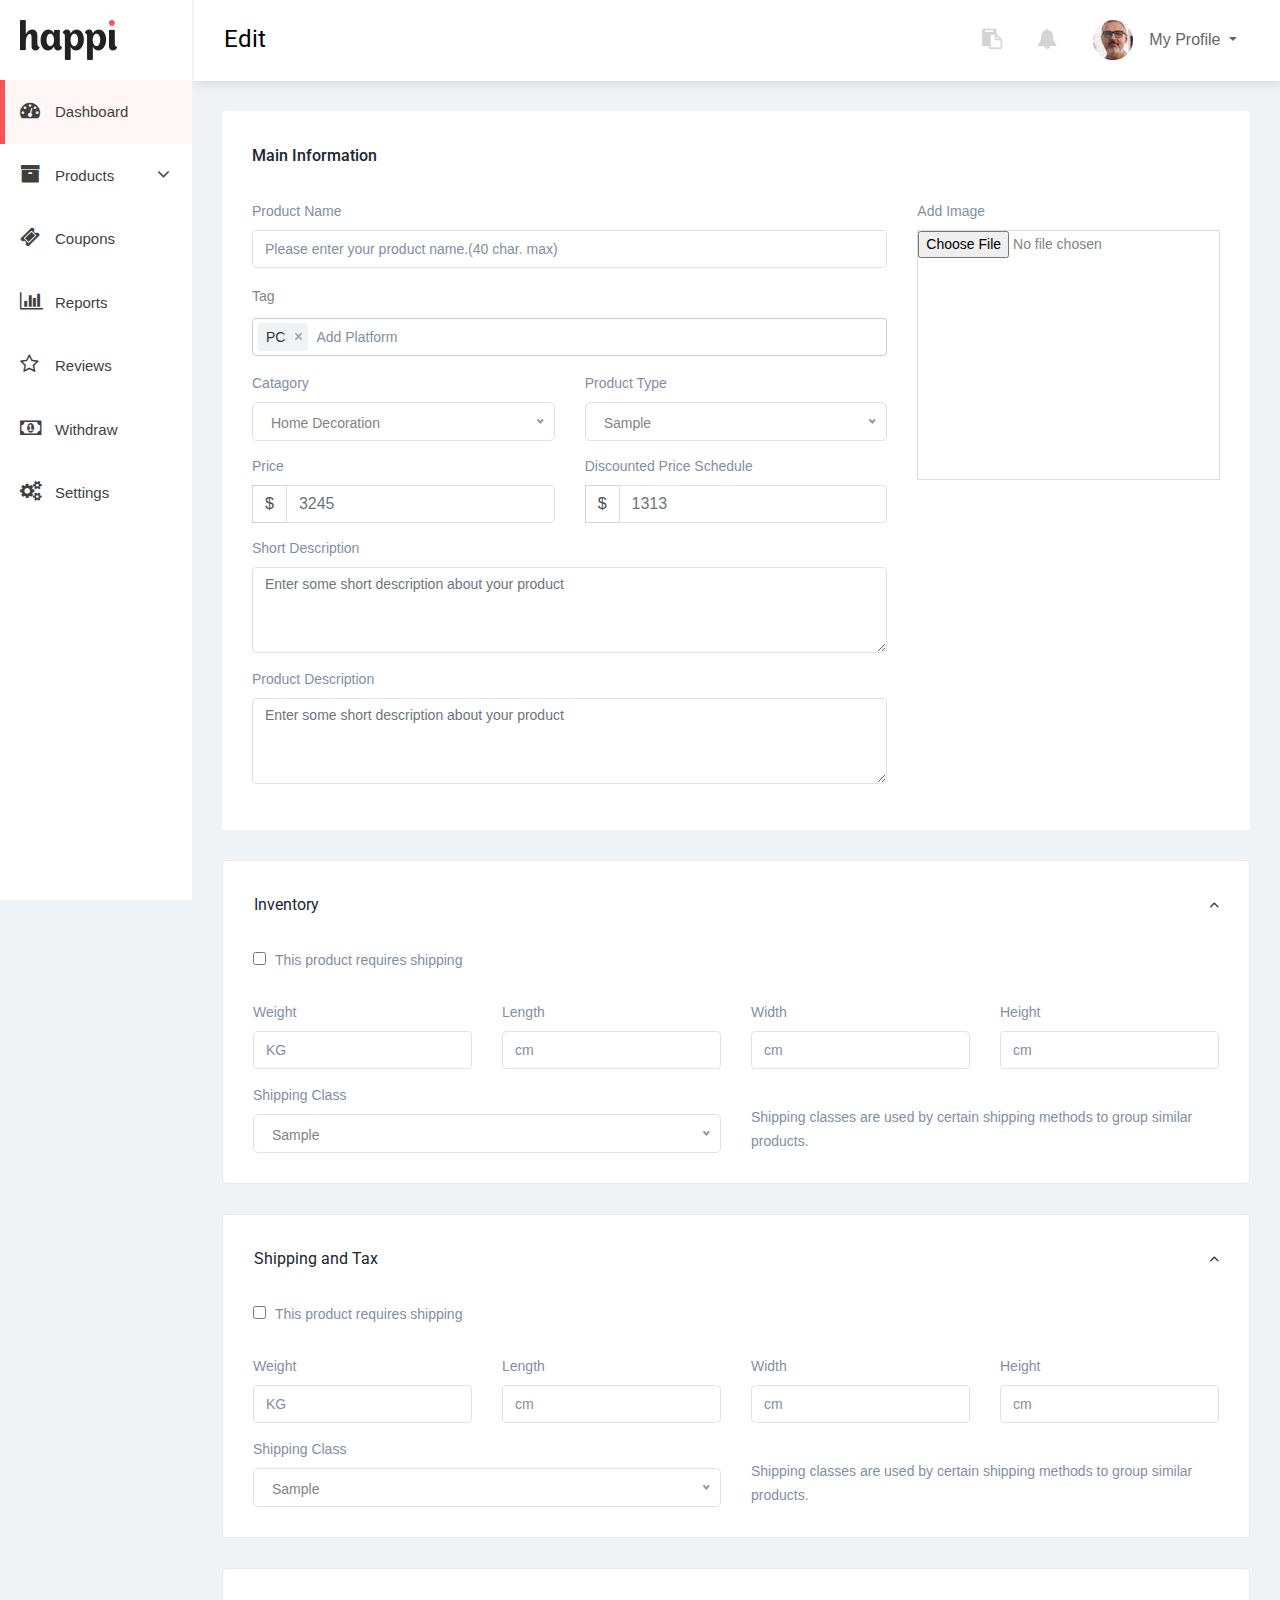
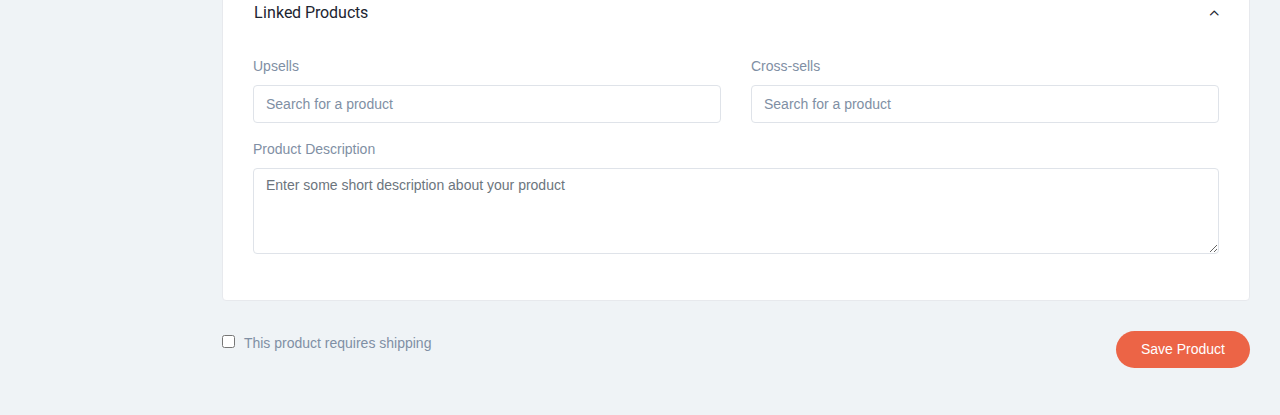
<file: edit-product.html>
<!DOCTYPE html>
<html lang="en">

    <head>
        <meta charset="UTF-8">
        <meta http-equiv="X-UA-Compatible" content="IE=edge">
        <meta name="viewport" content="width=device-width, initial-scale=1">
        <meta name="description" content="">
        <meta name="keywords" content="">
        <!-- Page Title -->
        <title>Dokan HTML-5 HTML Template</title>
        <!--Fevicon-->
        <link rel="icon" href="assets/images/favicon.ico" type="image/x-icon"/>
        <!-- Bootstrap CSS -->
        <link rel="stylesheet" href="assets/css/bootstrap.min.css">
        <!-- Font-Awesome CSS-->
        <link rel="stylesheet" href="assets/css/font-awesome.min.css">
        <!--Owl-Carousel CSS-->
        <link rel="stylesheet" href="assets/css/owl.carousel.min.css">
        <!--Nice Selecet CSS-->
        <link rel="stylesheet" href="assets/css/nice-select.css">
        <!-- Main Style CSS -->
        <link rel="stylesheet" href="assets/css/style.css">
        <!-- Responsive CSS -->
        <link rel="stylesheet" href="assets/css/responsive.css">
    </head>

    <body>

        <div class="rox-dk-wrapper">
            <!--SideBar Area Start-->
            <div class="sidebar-area">
                <div class="sidebar-logo">
                    <a href="index.html"><img src="assets/images/logo/logo" alt=""></a>
                </div>
                <div class="sidebar-menu">
                    <ul>
                        <li class="active"><a href="index.html"><i class="fa fa-tachometer" aria-hidden="true"></i><span>Dashboard</span></a></li>
                        <li><a data-toggle="collapse" href="#product-all" role="button" aria-expanded="false" aria-controls="product-all"><i class="fa fa-archive" aria-hidden="true"></i><span>Products</span> <span class="btn-right"><i class="fa fa-angle-down" aria-hidden="true"></i></span></a></li>
                        <div class="collapse multi-collapse" id="product-all">
                                <li><a href="product.html"><span>All Product</span> <i class="btn-right fa fa-check" aria-hidden="true"></i></a></li>
                                <li><a href="edit-product.html"><span>Edit Product</span> <i class="btn-right fa fa-pencil"></i></a></li>
                          </div>
                        <li><a href="coupon.html"><i class="fa fa-ticket" aria-hidden="true"></i><span>Coupons</span></a></li>
                        <li><a href="report.html"><i class="fa fa-bar-chart" aria-hidden="true"></i><span>Reports</span></a></li>
                        <li><a href="review.html"><i class="fa fa-star-o" aria-hidden="true"></i><span>Reviews</span></a></li>
                        <li><a href="#"><i class="fa fa-money" aria-hidden="true"></i><span>Withdraw</span></a></li>
                        <li><a href="store-setting.html"><i class="fa fa-cogs" aria-hidden="true"></i><span>Settings</span></a></li>
                    </ul>
                </div>
            </div>
            <!--SideBar Area End-->

            <!--Header Area Start-->
            <div class="header-area">
                <div class="page-title">
                    <h2>Edit</h2>
                </div>
                <div class="header-right-content">
                    <ul>
                        <li>
                            <div class="btn-group">
                                <button
                                    type="button"
                                    class="btn dropdown-toggle toggle-icon-none"
                                    data-toggle="dropdown"
                                    aria-haspopup="true"
                                    aria-expanded="false">
                                    <i class="fa fa-clipboard"></i>
                                </button>
                                <div class="dropdown-menu">
                                    <a class="dropdown-item" href="#">Action</a>
                                    <a class="dropdown-item" href="#">Another action</a>
                                    <a class="dropdown-item" href="#">Something else here</a>
                                    <div class="dropdown-divider"></div>
                                    <a class="dropdown-item" href="#">Separated link</a>
                                </div>
                            </div>
                        </li>

                        <li>
                            <div class="btn-group">
                                <button
                                    type="button"
                                    class="btn dropdown-toggle toggle-icon-none"
                                    data-toggle="dropdown"
                                    aria-haspopup="true"
                                    aria-expanded="false">
                                    <i class="fa fa-bell"></i>
                                </button>
                                <div class="dropdown-menu">
                                    <a class="dropdown-item" href="#">Action</a>
                                    <a class="dropdown-item" href="#">Another action</a>
                                    <a class="dropdown-item" href="#">Something else here</a>
                                    <div class="dropdown-divider"></div>
                                    <a class="dropdown-item" href="#">Separated link</a>
                                </div>
                            </div>
                        </li>

                        <li>
                            <div class="profile-area">
                                <!-- Profile Area button -->
                                <div class="btn-group">
                                    <button
                                        type="button"
                                        class="btn dropdown-toggle"
                                        data-toggle="dropdown"
                                        aria-haspopup="true"
                                        aria-expanded="false">
                                        <img src="assets/images/profile-image/profile-img.png" alt="">
                                        My Profile
                                    </button>
                                    <div class="dropdown-menu">
                                        <a class="dropdown-item" href="#">Edit Profile</a>
                                        <a class="dropdown-item" href="#">Activitied</a>
                                        <a class="dropdown-item" href="#">Something else here</a>
                                        <div class="dropdown-divider"></div>
                                        <a class="dropdown-item" href="#">Sign Out</a>
                                    </div>
                                </div>
                            </div>
                        </li>
                    </ul>
                </div>
            </div>
            <!--  Main Content Start-->
            <div class="main-content">
                <div class="container-fluid">
                    <form action="#">
                    <div class="product-main-information">
                        <div class="dokan-store-title">
                            <h3>Main Information</h3>
                        </div>
                        <div class="row">
                            <div class="col-lg-8">
                                <div class="main-information">
                                    <div class="row">
                                        <div class="col-lg-12">
                                            <div class="form-group">
                                                <label for="product-name">Product Name</label>
                                                <input
                                                    type="text"
                                                    class="form-control"
                                                    id="product-name"
                                                    aria-describedby="emailHelp"
                                                    placeholder="Please enter your product name.(40 char. max)">
                                            </div>
                                        </div>
                                        <div class="col-lg-12">
                                            <div class="form-group custom-tag-add">
                                                <label for="exist-values">
                                                    <p>Tag</p>
                                                    <input
                                                        type="text"
                                                        id="exist-values"
                                                        class="tagged form-control"
                                                        data-removeBtn="true"
                                                        name="tag-2"
                                                        value="PC"
                                                        placeholder="Add Platform">
                                                </label>
                                            </div>
                                        </div>
                                        <div class="col-lg-6">
                                            <div class="main-product-catagory">
                                                <label for="">Catagory</label>
                                                <select>
                                                    <option data-display="Home Decoration">Home Decoration</option>
                                                    <option value="1">Some option</option>
                                                    <option value="2">Another option</option>
                                                    <option value="3" disabled>A disabled option</option>
                                                    <option value="4">Potato</option>
                                                </select>
                                            </div>
                                        </div>
                                        <div class="col-lg-6">
                                            <div class="main-product-catagory">
                                                <label for="#">Product Type</label>
                                                <select>
                                                    <option data-display="Sample">Sample</option>
                                                    <option value="1">Some option</option>
                                                    <option value="2">Another option</option>
                                                    <option value="3" disabled>A disabled option</option>
                                                    <option value="4">Potato</option>
                                                </select>
                                            </div>
                                        </div>
                                        <div class="col-lg-6">
                                            <div class="input-group">
                                                <label>Price</label>
                                                <div class="input-group-prepend">
                                                    <span class="input-group-text" id="product-price">$</span>
                                                </div>
                                                <input
                                                    type="number"
                                                    class="form-control"
                                                    placeholder="3245"
                                                    aria-label="Price"
                                                    aria-describedby="product-price">
                                            </div>
                                        </div>
                                        <div class="col-lg-6">
                                            <div class="input-group">
                                                <label>Discounted Price Schedule</label>
                                                <div class="input-group-prepend">
                                                    <span class="input-group-text" id="product-price">$</span>
                                                </div>
                                                <input
                                                    type="number"
                                                    class="form-control"
                                                    placeholder="1313"
                                                    aria-label="Price"
                                                    aria-describedby="product-price">
                                            </div>
                                        </div>
                                        <div class="col-lg-12">
                                            <div class="form-group">
                                                <label for="product-des">Short Description</label>
                                                <textarea
                                                    class="form-control"
                                                    id="product-des"
                                                    rows="3"
                                                    placeholder="Enter some short description about your product "></textarea>
                                            </div>
                                        </div>
                                        <div class="col-lg-12">
                                            <div class="form-group">
                                                <label for="product-des">Product Description</label>
                                                <textarea
                                                    class="form-control"
                                                    id="product-des"
                                                    rows="3"
                                                    placeholder="Enter some short description about your product "></textarea>
                                            </div>
                                        </div>
                                    </div>
                                </div>
                            </div>
                            <div class="col-lg-4">
                                <div class="add-image">
                                    <div class="form-group">
                                        <label for="file">Add Image</label>
                                        <input
                                            type="file"
                                            class="form-control-file"
                                            id="file"
                                            aria-describedby="fileHelp">
                                    </div>
                                </div>
                            </div>
                        </div>

                    </div>
                    <div class="inventory-area">
                        <div class="row">
                            <div class="col-lg-12">
                                <div class="accordion" id="inventory">
                                    <div class="card">
                                        <div class="card-header" id="headingOne">
                                            <h5 class="mb-0">
                                                <button
                                                    class="btn btn-link"
                                                    type="button"
                                                    data-toggle="collapse"
                                                    data-target="#collapseOne"
                                                    aria-expanded="true"
                                                    aria-controls="collapseOne">
                                                    Inventory
                                                    <span>
                                                        <i class="fa fa-angle-up" aria-hidden="true"></i>
                                                    </span>
                                                </button>
                                            </h5>
                                        </div>

                                        <div
                                            id="collapseOne"
                                            class="collapse show"
                                            aria-labelledby="headingOne"
                                            data-parent="#inventory">
                                            <div class="card-body">
                                                <div class="row">
                                                    <div class="col-lg-12">
                                                        <div class="accept-checked">
                                                            <input type="checkbox">
                                                            <p>This product requires shipping</p>
                                                        </div>
                                                    </div>
                                                </div>
                                                <div class="row">
                                                    <div class="col-lg-3">
                                                        <div class="form-group">
                                                            <label for="product-name">Weight</label>
                                                            <input
                                                                type="text"
                                                                class="form-control"
                                                                id="product-name"
                                                                aria-describedby="emailHelp"
                                                                placeholder="KG">
                                                        </div>
                                                    </div>
                                                    <div class="col-lg-3">
                                                        <div class="form-group">
                                                            <label for="product-name">Length</label>
                                                            <input
                                                                type="text"
                                                                class="form-control"
                                                                id="product-name"
                                                                aria-describedby="emailHelp"
                                                                placeholder="cm">
                                                        </div>
                                                    </div>
                                                    <div class="col-lg-3">
                                                        <div class="form-group">
                                                            <label for="product-name">Width</label>
                                                            <input
                                                                type="text"
                                                                class="form-control"
                                                                id="product-name"
                                                                aria-describedby="emailHelp"
                                                                placeholder="cm">
                                                        </div>
                                                    </div>
                                                    <div class="col-lg-3">
                                                        <div class="form-group">
                                                            <label for="product-name">Height</label>
                                                            <input
                                                                type="text"
                                                                class="form-control"
                                                                id="product-name"
                                                                aria-describedby="emailHelp"
                                                                placeholder="cm">
                                                        </div>
                                                    </div>
                                                    <div class="col-lg-6">
                                                        <div class="form-group">
                                                            <label for="product-name">Shipping Class</label>
                                                            <select>
                                                                <option data-display="Sample">Sample</option>
                                                                <option value="1">Some option</option>
                                                                <option value="2">Another option</option>
                                                                <option value="3" disabled>A disabled option</option>
                                                                <option value="4">Potato</option>
                                                            </select>
                                                        </div>
                                                    </div>
                                                    <div class="col-lg-6">
                                                        <p class="shipping-same-text">Shipping classes are used by certain shipping methods to group similar products.</p>
                                                    </div>
                                                </div>
                                            </div>
                                        </div>
                                    </div>

                                </div>
                            </div>
                        </div>
                    </div>
                    <div class="inventory-area">
                        <div class="row">
                            <div class="col-lg-12">
                                <div class="accordion" id="inventory">
                                    <div class="card">
                                        <div class="card-header" id="headingtwo">
                                            <h5 class="mb-0">
                                                <button
                                                    class="btn btn-link"
                                                    type="button"
                                                    data-toggle="collapse"
                                                    data-target="#linking"
                                                    aria-expanded="true"
                                                    aria-controls="linking">
                                                    Shipping and Tax
                                                    <span>
                                                        <i class="fa fa-angle-up" aria-hidden="true"></i>
                                                    </span>
                                                </button>
                                            </h5>
                                        </div>

                                        <div
                                            id="linking"
                                            class="collapse show"
                                            aria-labelledby="headingtwo"
                                            data-parent="#inventory">
                                            <div class="card-body">
                                                <div class="row">
                                                    <div class="col-lg-12">
                                                        <div class="accept-checked">
                                                            <input type="checkbox">
                                                            <p>This product requires shipping</p>
                                                        </div>
                                                    </div>
                                                </div>
                                                <div class="row">
                                                    <div class="col-lg-3">
                                                        <div class="form-group">
                                                            <label for="product-name">Weight</label>
                                                            <input
                                                                type="text"
                                                                class="form-control"
                                                                id="product-name"
                                                                aria-describedby="emailHelp"
                                                                placeholder="KG">
                                                        </div>
                                                    </div>
                                                    <div class="col-lg-3">
                                                        <div class="form-group">
                                                            <label for="product-name">Length</label>
                                                            <input
                                                                type="text"
                                                                class="form-control"
                                                                id="product-name"
                                                                aria-describedby="emailHelp"
                                                                placeholder="cm">
                                                        </div>
                                                    </div>
                                                    <div class="col-lg-3">
                                                        <div class="form-group">
                                                            <label for="product-name">Width</label>
                                                            <input
                                                                type="text"
                                                                class="form-control"
                                                                id="product-name"
                                                                aria-describedby="emailHelp"
                                                                placeholder="cm">
                                                        </div>
                                                    </div>
                                                    <div class="col-lg-3">
                                                        <div class="form-group">
                                                            <label for="product-name">Height</label>
                                                            <input
                                                                type="text"
                                                                class="form-control"
                                                                id="product-name"
                                                                aria-describedby="emailHelp"
                                                                placeholder="cm">
                                                        </div>
                                                    </div>
                                                    <div class="col-lg-6">
                                                        <div class="form-group">
                                                            <label for="product-name">Shipping Class</label>
                                                            <select>
                                                                <option data-display="Sample">Sample</option>
                                                                <option value="1">Some option</option>
                                                                <option value="2">Another option</option>
                                                                <option value="3" disabled>A disabled option</option>
                                                                <option value="4">Potato</option>
                                                            </select>
                                                        </div>
                                                    </div>
                                                    <div class="col-lg-6">
                                                        <p class="shipping-same-text">Shipping classes are used by certain shipping methods to group similar products.</p>
                                                    </div>
                                                </div>
                                            </div>
                                        </div>
                                    </div>

                                </div>
                            </div>
                        </div>
                    </div>
                    <div class="inventory-area">
                        <div class="row">
                            <div class="col-lg-12">
                                <div class="accordion" id="inventory">
                                    <div class="card">
                                        <div class="card-header" id="headingthree">
                                            <h5 class="mb-0">
                                                <button
                                                    class="btn btn-link"
                                                    type="button"
                                                    data-toggle="collapse"
                                                    data-target="#other-option"
                                                    aria-expanded="true"
                                                    aria-controls="other-option">
                                                    Linked Products
                                                    <span>
                                                        <i class="fa fa-angle-up" aria-hidden="true"></i>
                                                    </span>
                                                </button>
                                            </h5>
                                        </div>

                                        <div
                                            id="other-option"
                                            class="collapse show"
                                            aria-labelledby="headingthree"
                                            data-parent="#inventory">
                                            <div class="card-body">
                                                <div class="row">
                                                    <div class="col-lg-6">
                                                        <div class="form-group">
                                                            <label for="product-name">Upsells</label>
                                                            <input
                                                                type="text"
                                                                class="form-control"
                                                                id="product-name"
                                                                aria-describedby="emailHelp"
                                                                placeholder="Search for a product">
                                                        </div>
                                                    </div>
                                                    <div class="col-lg-6">
                                                        <div class="form-group">
                                                            <label for="product-name">Cross-sells</label>
                                                            <input
                                                                type="text"
                                                                class="form-control"
                                                                id="product-name"
                                                                aria-describedby="emailHelp"
                                                                placeholder="Search for a product">
                                                        </div>
                                                    </div>
                                                    <div class="col-lg-12">
                                                        <div class="form-group">
                                                            <label for="product-des">Product Description</label>
                                                            <textarea
                                                                class="form-control"
                                                                id="product-des"
                                                                rows="3"
                                                                placeholder="Enter some short description about your product "></textarea>
                                                        </div>
                                                    </div>
                                                </div>
                                            </div>
                                        </div>
                                    </div>

                                </div>
                            </div>
                        </div>
                    </div>
                   <div class="form-action-area">
                        <div class="row">
                            <div class="col-lg-7">
                                    <div class="accept-checked">
                                            <input type="checkbox">
                                            <p>This product requires shipping</p>
                                        </div>
                            </div>
                            <div class="col-lg-5">
                                    <div class="update-settings-btn">
                                            <a href="#">Save Product</a>
                                        </div>
                            </div>
                        </div>
                   </div>
                </form>
                </div>
            </div>
            <!--  Main Content End-->
        </div>

        <!--Main js-->
        <script src="assets/js/jquery-1.12.4.min.js"></script>
        <!--Modernizer js-->
        <script src="assets/js/modernizr-3.5.0.min.js"></script>
        <!--Bootstrap popper js-->
        <script src="assets/js/popper.min.js"></script>
        <!--Bootstrap js-->
        <script src="assets/js/bootstrap.min.js"></script>
        <!--Owl-Carousel JS-->
        <script src="assets/js/owl.carousel.min.js"></script>
        <!--Parallax JS-->
        <script src="assets/js/jquery.parallax-1.1.3.js"></script>
        <!--For Custom Tag JS-->
        <script src="assets/js/custom-tag.js"></script>
        <!--Nice Select JS-->
        <script src="assets/js/jquery.nice-select.min.js"></script>
        <!--Custom js-->
        <script src="assets/js/main.js"></script>
    </body>

</html>
</file>
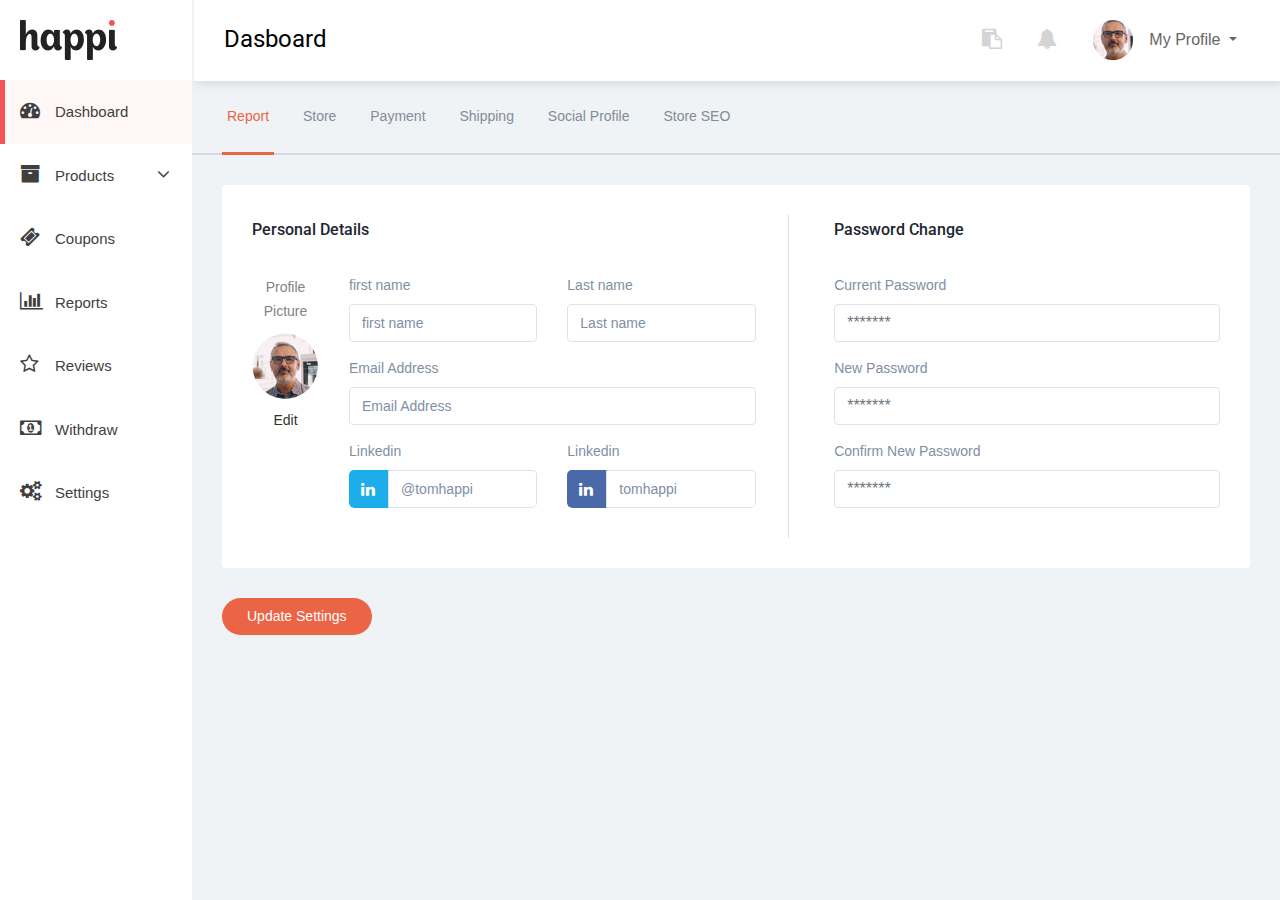
<file: personal-detail.html>
<!DOCTYPE html>
<html lang="en">

<head>
    <meta charset="UTF-8">
    <meta http-equiv="X-UA-Compatible" content="IE=edge">
    <meta name="viewport" content="width=device-width, initial-scale=1">
    <meta name="description" content="">
    <meta name="keywords" content="">
    <!-- Page Title -->
    <title>Dokan HTML-5 HTML Template</title>
    <!--Fevicon-->
    <link rel="icon" href="assets/images/favicon.ico" type="image/x-icon" />
    <!-- Bootstrap CSS -->
    <link rel="stylesheet" href="assets/css/bootstrap.min.css">
    <!-- Font-Awesome CSS-->
    <link rel="stylesheet" href="assets/css/font-awesome.min.css">
    <!--Owl-Carousel CSS-->
    <link rel="stylesheet" href="assets/css/owl.carousel.min.css">
    <!--Nice Selecet CSS-->
    <link rel="stylesheet" href="assets/css/nice-select.css">
    <!-- Main Style CSS -->
    <link rel="stylesheet" href="assets/css/style.css">
    <!-- Responsive CSS -->
    <link rel="stylesheet" href="assets/css/responsive.css">
</head>

<body>

<div class="rox-dk-wrapper">
    <!--SideBar Area Start-->
    <div class="sidebar-area">
        <div class="sidebar-logo">
            <a href="index.html"><img src="assets/images/logo/logo" alt=""></a>
        </div>
        <div class="sidebar-menu">
            <ul>
                <li class="active"><a href="index.html"><i class="fa fa-tachometer" aria-hidden="true"></i><span>Dashboard</span></a></li>
                <li><a data-toggle="collapse" href="#product-all" role="button" aria-expanded="false" aria-controls="product-all"><i class="fa fa-archive" aria-hidden="true"></i><span>Products</span> <span class="btn-right"><i class="fa fa-angle-down" aria-hidden="true"></i></span></a></li>
                <div class="collapse multi-collapse" id="product-all">
                        <li><a href="product.html"><span>All Product</span> <i class="btn-right fa fa-check" aria-hidden="true"></i></a></li>
                        <li><a href="edit-product.html"><span>Edit Product</span> <i class="btn-right fa fa-pencil"></i></a></li>
                  </div>
                <li><a href="coupon.html"><i class="fa fa-ticket" aria-hidden="true"></i><span>Coupons</span></a></li>
                <li><a href="report.html"><i class="fa fa-bar-chart" aria-hidden="true"></i><span>Reports</span></a></li>
                <li><a href="review.html"><i class="fa fa-star-o" aria-hidden="true"></i><span>Reviews</span></a></li>
                <li><a href="#"><i class="fa fa-money" aria-hidden="true"></i><span>Withdraw</span></a></li>
                <li><a href="store-setting.html"><i class="fa fa-cogs" aria-hidden="true"></i><span>Settings</span></a></li>
            </ul>
        </div>
    </div>
    <!--SideBar Area End-->

    <!--Header Area Start-->
    <div class="header-area">
        <div class="page-title">
            <h2>Dasboard</h2>
        </div>
        <div class="header-right-content">
            <ul>
                <li>
                    <div class="btn-group">
                        <button type="button" class="btn dropdown-toggle toggle-icon-none" data-toggle="dropdown" aria-haspopup="true" aria-expanded="false">
                            <i class="fa fa-clipboard"></i>
                        </button>
                        <div class="dropdown-menu">
                            <a class="dropdown-item" href="#">Action</a>
                            <a class="dropdown-item" href="#">Another action</a>
                            <a class="dropdown-item" href="#">Something else here</a>
                            <div class="dropdown-divider"></div>
                            <a class="dropdown-item" href="#">Separated link</a>
                        </div>
                    </div>
                </li>

                <li>
                    <div class="btn-group">
                        <button type="button" class="btn dropdown-toggle toggle-icon-none" data-toggle="dropdown" aria-haspopup="true" aria-expanded="false">
                            <i class="fa fa-bell"></i>
                        </button>
                        <div class="dropdown-menu">
                            <a class="dropdown-item" href="#">Action</a>
                            <a class="dropdown-item" href="#">Another action</a>
                            <a class="dropdown-item" href="#">Something else here</a>
                            <div class="dropdown-divider"></div>
                            <a class="dropdown-item" href="#">Separated link</a>
                        </div>
                    </div>
                </li>

                <li>
                    <div class="profile-area">
                        <!-- Profile Area button -->
                        <div class="btn-group">
                            <button type="button" class="btn dropdown-toggle" data-toggle="dropdown" aria-haspopup="true" aria-expanded="false">
                                <img src="assets/images/profile-image/profile-img.png" alt=""> My Profile
                            </button>
                            <div class="dropdown-menu">
                                <a class="dropdown-item" href="#">Edit Profile</a>
                                <a class="dropdown-item" href="#">Activitied</a>
                                <a class="dropdown-item" href="#">Something else here</a>
                                <div class="dropdown-divider"></div>
                                <a class="dropdown-item" href="#">Sign Out</a>
                            </div>
                        </div>
                    </div>
                </li>
            </ul>
        </div>
    </div>

    <!--Store Settings Nav Menu start-->
    <div class="dokan-store-nav">
        <ul>
            <li class="active"><a href="report.html">Report</a></li>
            <li><a href="store-setting.html">Store</a></li>
            <li><a href="bank-transfar.html">Payment</a></li>
            <li><a href="shipping.html">Shipping</a></li>
            <li><a href="setting-social.html">Social Profile</a></li>
            <li><a href="store-seo.html">Store SEO</a></li>
        </ul>
    </div>
    <!--Store Settings Nav Menu End-->

    <div class="main-content">
        <div class="container-fluid">
            <div class="dokan-stor-settings">


                <!--Store Information start-->
                <div class="dokan-stor-settings-content">
                    <form action="#">
                        <div class="row">
                            <div class="col-lg-7 dokan-custom-fild-partition">
                                <div class="dokan-store-title">
                                    <h3>Personal Details</h3>
                                </div>
                                <div class="row">
                                    <div class="col-lg-2">
                                        <div class="dokan-stor-profile">
                                            <p>Profile Picture</p>
                                            <img src="assets/images/store.png" alt="">
                                            <a href="#">Edit</a>
                                        </div>
                                    </div>
                                    <div class="col-lg-9">
                                        <div  class="row">
                                            <div class="col-lg-6">
                                                <div class="form-group">
                                                    <label for="phone">first name</label>
                                                    <input type="text" class="form-control" id="phone" aria-describedby="emailHelp" placeholder="first name">
                                                </div>
                                            </div>
                                            <div class="col-lg-6">
                                                <div class="form-group">
                                                    <label for="phone">Last name</label>
                                                    <input type="text" class="form-control" id="phone" aria-describedby="emailHelp" placeholder="Last name">
                                                </div>
                                            </div>
                                        </div>
                                        <div class="dokan-custom-fild">
                                            <div class="form-group">
                                                <label for="name">Email Address</label>
                                                <input type="text" class="form-control" id="name" aria-describedby="emailHelp" placeholder="Email Address">
                                            </div>
                                        </div>

                                        <div  class="row">
                                            <div class="col-lg-6">
                                                <div class="input-group dokan-social mb-3">
                                                    <label>Linkedin</label>
                                                    <div class="input-group-prepend">
                                                        <span class="input-group-text social-tw" id="basic-addon1"><i class="fa fa-linkedin" aria-hidden="true"></i></span>
                                                    </div>
                                                    <input type="text" class="form-control" placeholder="@tomhappi" aria-label="Username" aria-describedby="basic-addon1">
                                                </div>
                                            </div>
                                            <div class="col-lg-6">
                                                <div class="input-group dokan-social mb-3">
                                                    <label>Linkedin</label>
                                                    <div class="input-group-prepend">
                                                        <span class="input-group-text social-fb" id="basic-addon1"><i class="fa fa-linkedin" aria-hidden="true"></i></span>
                                                    </div>
                                                    <input type="text" class="form-control" placeholder="tomhappi" aria-label="Username" aria-describedby="basic-addon1">
                                                </div>
                                            </div>
                                        </div>
                                    </div>
                                </div>
                            </div>
                            <div class="col-lg-5">
                                <div class="dokan-store-title">
                                    <h3>Password Change</h3>
                                </div>

                                <div class="form-group">
                                    <label for="street">Current Password</label>
                                    <input type="password" class="form-control" id="street" aria-describedby="emailHelp" placeholder="*******">
                                </div>

                                <div class="form-group">
                                    <label for="street">New Password</label>
                                    <input type="password" class="form-control" id="street" aria-describedby="emailHelp" placeholder="*******">
                                </div>

                                <div class="form-group">
                                    <label for="street">Confirm New Password</label>
                                    <input type="password" class="form-control" id="street" aria-describedby="emailHelp" placeholder="*******">
                                </div>
                            </div>
                        </div>
                    </form>
                </div>
                <!--Store Information End-->

                <div class="update-settings-btn">
                    <a href="#">Update Settings</a>
                </div>

            </div>
        </div>
    </div>

</div>






<!--Main js-->
<script src="assets/js/jquery-1.12.4.min.js"></script>
<!--Modernizer js-->
<script src="assets/js/modernizr-3.5.0.min.js"></script>
<!--Bootstrap popper js-->
<script src="assets/js/popper.min.js"></script>
<!--Bootstrap js-->
<script src="assets/js/bootstrap.min.js"></script>
<!--Owl-Carousel JS-->
<script src="assets/js/owl.carousel.min.js"></script>
<!--Parallax JS-->
<script src="assets/js/jquery.parallax-1.1.3.js"></script>
<!--Nice Select JS-->
<script src="assets/js/jquery.nice-select.min.js"></script>
<!--Custom js-->
<script src="assets/js/main.js"></script>
</body>

</html>
</file>
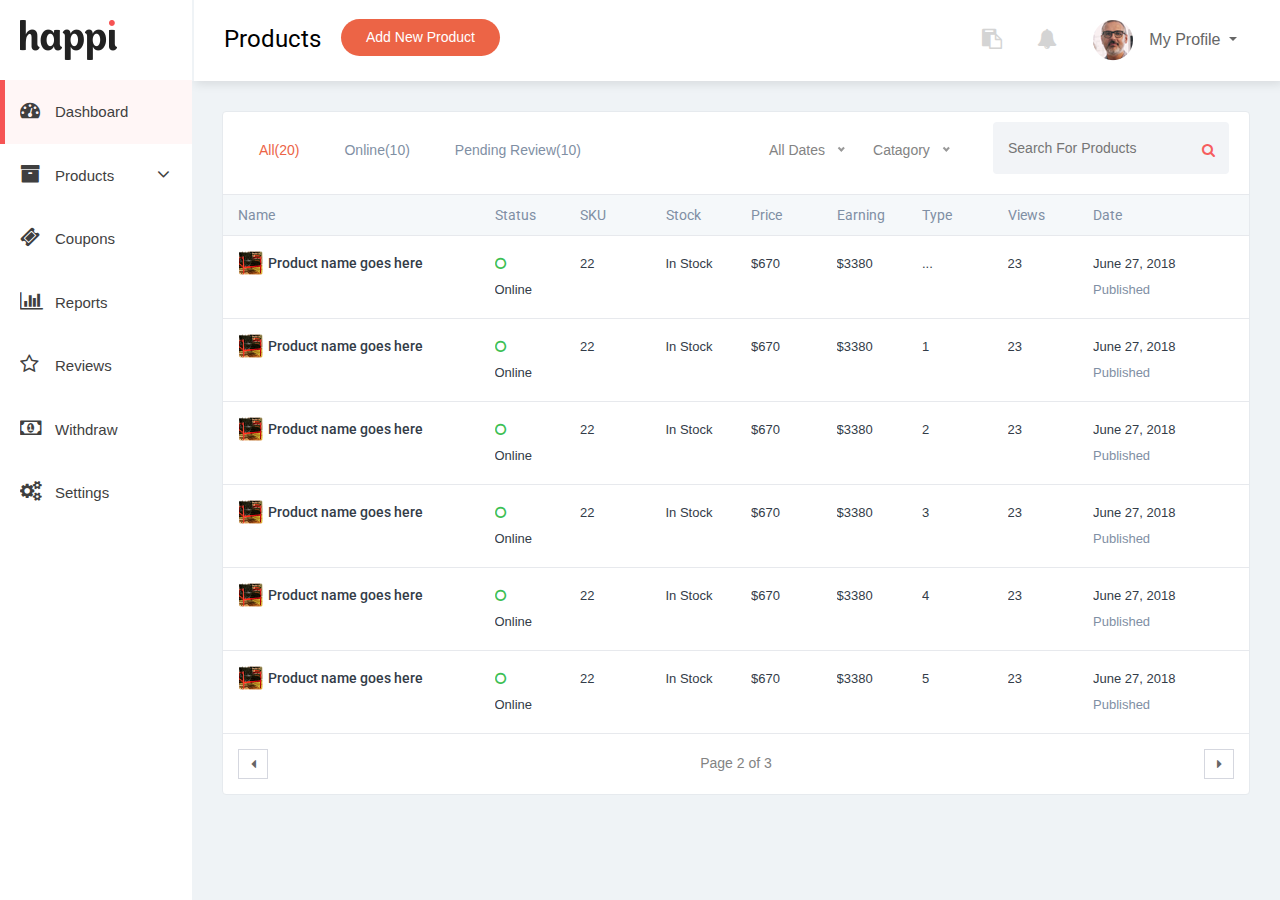
<file: product.html>
<!DOCTYPE html>
<html lang="en">

    <head>
        <meta charset="UTF-8">
        <meta http-equiv="X-UA-Compatible" content="IE=edge">
        <meta name="viewport" content="width=device-width, initial-scale=1">
        <meta name="description" content="">
        <meta name="keywords" content="">
        <!-- Page Title -->
        <title>Dokan HTML-5 HTML Template</title>
        <!--Fevicon-->
        <link rel="icon" href="assets/images/favicon.ico" type="image/x-icon"/>
        <!-- Bootstrap CSS -->
        <link rel="stylesheet" href="assets/css/bootstrap.min.css">
        <!-- Font-Awesome CSS-->
        <link rel="stylesheet" href="assets/css/font-awesome.min.css">
        <!--Owl-Carousel CSS-->
        <link rel="stylesheet" href="assets/css/owl.carousel.min.css">
        <!--Nice Selecet CSS-->
        <link rel="stylesheet" href="assets/css/nice-select.css">
        <!-- Main Style CSS -->
        <link rel="stylesheet" href="assets/css/style.css">
        <!-- Responsive CSS -->
        <link rel="stylesheet" href="assets/css/responsive.css">
    </head>

    <body>

        <div class="rox-dk-wrapper">
            <!--SideBar Area Start-->
            <div class="sidebar-area">
                <div class="sidebar-logo">
                    <a href="index.html"><img src="assets/images/logo/logo" alt=""></a>
                </div>
                <div class="sidebar-menu">
                    <ul>
                        <li class="active"><a href="index.html"><i class="fa fa-tachometer" aria-hidden="true"></i><span>Dashboard</span></a></li>
                        <li><a data-toggle="collapse" href="#product-all" role="button" aria-expanded="false" aria-controls="product-all"><i class="fa fa-archive" aria-hidden="true"></i><span>Products</span> <span class="btn-right"><i class="fa fa-angle-down" aria-hidden="true"></i></span></a></li>
                        <div class="collapse multi-collapse" id="product-all">
                                <li><a href="product.html"><span>All Product</span> <i class="btn-right fa fa-check" aria-hidden="true"></i></a></li>
                                <li><a href="edit-product.html"><span>Edit Product</span> <i class="btn-right fa fa-pencil"></i></a></li>
                          </div>
                        <li><a href="coupon.html"><i class="fa fa-ticket" aria-hidden="true"></i><span>Coupons</span></a></li>
                        <li><a href="report.html"><i class="fa fa-bar-chart" aria-hidden="true"></i><span>Reports</span></a></li>
                        <li><a href="review.html"><i class="fa fa-star-o" aria-hidden="true"></i><span>Reviews</span></a></li>
                        <li><a href="#"><i class="fa fa-money" aria-hidden="true"></i><span>Withdraw</span></a></li>
                        <li><a href="store-setting.html"><i class="fa fa-cogs" aria-hidden="true"></i><span>Settings</span></a></li>
                    </ul>
                </div>
            </div>
            <!--SideBar Area End-->

            <!--Header Area Start-->
            <div class="header-area">
                <div class="page-title">
                    <h2>Products</h2>
                    <div class="update-settings-btn title-btn-style">
                        <a href="#" data-toggle="modal" data-target="#add-product">Add New Product</a>
                    </div>
                </div>
                <!-- The Modal -->
                <div class="modal fade" id="add-product">
                    <div class="modal-dialog modal-lg modal-dialog-centered">
                        <div class="modal-content">

                            <!-- Modal Header -->
                            <div class="modal-header">
                                <h4 class="modal-title">Add New Product</h4>
                                <button type="button" class="close" data-dismiss="modal">&times;</button>
                            </div>

                            <!-- Modal body -->
                            <div class="modal-body">
                                <form action="#">
                                    <div class="row">
                                        <div class="col-lg-4 col-md-4">
                                            <div class="single-product-add">
                                                <div class="product-catagory">
                                                    <label for="#">Catagory</label>
                                                    <select>
                                                        <option data-display="Home Decoration">Home Decoration</option>
                                                        <option value="1">Some option</option>
                                                        <option value="2">Another option</option>
                                                        <option value="3" disabled>A disabled option</option>
                                                        <option value="4">Potato</option>
                                                    </select>
                                                </div>
                                                <div class="image-uploade-style">
                                                    <div class="add-image">
                                                        <div class="form-group">
                                                            <label for="file">Add Image</label>
                                                            <input
                                                                type="file"
                                                                class="form-control-file"
                                                                id="file"
                                                                aria-describedby="fileHelp">
                                                        </div>
                                                    </div>
                                                </div>
                                                <p>
                                                    <i class="fa fa-exclamation-circle" aria-hidden="true"></i>Representative Image 600x600px</p>
                                            </div>
                                        </div>
                                        <div class="col-lg-8 col-md-8">
                                            <div class="product-description">
                                                <div class="form-group">
                                                    <label for="product-name">Product Name</label>
                                                    <input
                                                        type="text"
                                                        class="form-control"
                                                        id="product-name"
                                                        aria-describedby="emailHelp"
                                                        placeholder="Please enter your product name.(40 char. max)">
                                                </div>
                                                <div class="form-group">
                                                    <label for="product-name">Product Name</label>
                                                    <input
                                                        type="text"
                                                        class="form-control"
                                                        id="product-name"
                                                        aria-describedby="emailHelp"
                                                        placeholder="Please enter your product name.(40 char. max)">
                                                </div>
                                                <div class="form-group">
                                                    <label for="product-des">Product Description</label>
                                                    <textarea
                                                        class="form-control"
                                                        id="product-des"
                                                        rows="3"
                                                        placeholder="Enter some short description about your product "></textarea>
                                                </div>
                                            </div>
                                            <div class="price-and-action-btn">
                                                <div class="input-group">
                                                    <label>Price</label>
                                                    <div class="input-group-prepend">
                                                        <span class="input-group-text" id="product-price">$</span>
                                                    </div>
                                                    <input
                                                        type="number"
                                                        class="form-control"
                                                        placeholder="3245"
                                                        aria-label="Price"
                                                        aria-describedby="product-price">
                                                </div>
                                                <div class="input-group">
                                                    <label>Discounted Price</label>
                                                    <div class="input-group-prepend">
                                                        <span class="input-group-text" id="discount-product-price">$</span>
                                                    </div>
                                                    <input
                                                        type="number"
                                                        class="form-control"
                                                        placeholder="199"
                                                        aria-label="Price"
                                                        aria-describedby="discount-product-price">
                                                </div>
                                               <div class="add-product-button">
                                                    <div class="transparent-btn">
                                                            <a href="#">Create Product</a>
                                                        </div>
                                                        <div class="update-settings-btn">
                                                            <a href="#" data-toggle="modal" data-target="#add-product">Create & Add New</a>
                                                        </div>
                                               </div>

                                            </div>
                                        </div>
                                    </div>
                                </form>
                            </div>

                        </div>
                    </div>
                </div>
                <!-- Modal End -->

                <div class="header-right-content">
                    <ul>
                        <li>
                            <div class="btn-group">
                                <button
                                    type="button"
                                    class="btn dropdown-toggle toggle-icon-none"
                                    data-toggle="dropdown"
                                    aria-haspopup="true"
                                    aria-expanded="false">
                                    <i class="fa fa-clipboard"></i>
                                </button>
                                <div class="dropdown-menu">
                                    <a class="dropdown-item" href="#">Action</a>
                                    <a class="dropdown-item" href="#">Another action</a>
                                    <a class="dropdown-item" href="#">Something else here</a>
                                    <div class="dropdown-divider"></div>
                                    <a class="dropdown-item" href="#">Separated link</a>
                                </div>
                            </div>
                        </li>

                        <li>
                            <div class="btn-group">
                                <button
                                    type="button"
                                    class="btn dropdown-toggle toggle-icon-none"
                                    data-toggle="dropdown"
                                    aria-haspopup="true"
                                    aria-expanded="false">
                                    <i class="fa fa-bell"></i>
                                </button>
                                <div class="dropdown-menu">
                                    <a class="dropdown-item" href="#">Action</a>
                                    <a class="dropdown-item" href="#">Another action</a>
                                    <a class="dropdown-item" href="#">Something else here</a>
                                    <div class="dropdown-divider"></div>
                                    <a class="dropdown-item" href="#">Separated link</a>
                                </div>
                            </div>
                        </li>

                        <li>
                            <div class="profile-area">
                                <!-- Profile Area button -->
                                <div class="btn-group">
                                    <button
                                        type="button"
                                        class="btn dropdown-toggle"
                                        data-toggle="dropdown"
                                        aria-haspopup="true"
                                        aria-expanded="false">
                                        <img src="assets/images/profile-image/profile-img.png" alt="">
                                        My Profile
                                    </button>
                                    <div class="dropdown-menu">
                                        <a class="dropdown-item" href="#">Edit Profile</a>
                                        <a class="dropdown-item" href="#">Activitied</a>
                                        <a class="dropdown-item" href="#">Something else here</a>
                                        <div class="dropdown-divider"></div>
                                        <a class="dropdown-item" href="#">Sign Out</a>
                                    </div>
                                </div>
                            </div>
                        </li>
                    </ul>
                </div>
            </div>
            <!--  Main Content Start-->
            <div class="main-content">
                <div class="container-fluid">
                    <div class="all-product-area">
                        <div class="product-filter-area">
                            <div class="row">
                                <div class="col-lg-6 col-md-6">
                                    <div class="filter-menu-area">
                                        <ul class="nav" role="tablist">
                                            <li class="nav-item">
                                                <a
                                                    class="nav-link active"
                                                    id="home-tab"
                                                    data-toggle="tab"
                                                    href="#all-product"
                                                    role="tab"
                                                    aria-controls="home"
                                                    aria-selected="true">All(20)</a>
                                            </li>
                                            <li class="nav-item">
                                                <a
                                                    class="nav-link"
                                                    id="profile-tab"
                                                    data-toggle="tab"
                                                    href="#product-online"
                                                    role="tab"
                                                    aria-controls="profile"
                                                    aria-selected="false">Online(10)</a>
                                            </li>
                                            <li class="nav-item">
                                                <a
                                                    class="nav-link"
                                                    id="contact-tab"
                                                    data-toggle="tab"
                                                    href="#product-pending"
                                                    role="tab"
                                                    aria-controls="contact"
                                                    aria-selected="false">Pending Review(10)</a>
                                            </li>
                                        </ul>
                                    </div>
                                </div>
                                <div class="col-lg-6 col-md-6">
                                    <div class="product-area-right-content">
                                        <div class="filter-catagory-search-area">
                                            <div class="for-date-filter">
                                                <select>
                                                    <option data-display="All Dates">All Dates</option>
                                                    <option value="1">Some option</option>
                                                    <option value="2">Another option</option>
                                                    <option value="3" disabled>A disabled option</option>
                                                    <option value="4">Potato</option>
                                                </select>
                                            </div>
                                            <div class="for-catagory-filter">
                                                <select>
                                                    <option data-display="Catagory">Catagory</option>
                                                    <option value="1">Some option</option>
                                                    <option value="2">Another option</option>
                                                    <option value="3" disabled>A disabled option</option>
                                                    <option value="4">Potato</option>
                                                </select>
                                            </div>
                                        </div>
                                        <div class="product-search-area">
                                            <form action="#">
                                                <input type="search" placeholder="Search for products">
                                                <button>
                                                    <i class="fa fa-search"></i>
                                                </button>
                                            </form>
                                        </div>
                                    </div>
                                </div>
                            </div>
                        </div>

                        <div class="tab-content" id="myTabContent">
                            <div
                                class="tab-pane fade show active"
                                id="all-product"
                                role="tabpanel"
                                aria-labelledby="home-tab">
                                <!-- Product Title Start-->
                                <div class="product-list">
                                    <div class="row">
                                        <div class="col-lg-3">
                                            <div class="single-product-title">
                                                <h3>Name</h3>
                                            </div>
                                        </div>
                                        <div class="col-lg-1">
                                            <div class="single-product-title">
                                                <h3>Status</h3>
                                            </div>
                                        </div>
                                        <div class="col-lg-1">
                                            <div class="single-product-title">
                                                <h3>SKU</h3>
                                            </div>
                                        </div>
                                        <div class="col-lg-1">
                                            <div class="single-product-title">
                                                <h3>Stock</h3>
                                            </div>
                                        </div>
                                        <div class="col-lg-1">
                                            <div class="single-product-title">
                                                <h3>Price</h3>
                                            </div>
                                        </div>
                                        <div class="col-lg-1">
                                            <div class="single-product-title">
                                                <h3>Earning</h3>
                                            </div>
                                        </div>
                                        <div class="col-lg-1">
                                            <div class="single-product-title">
                                                <h3>Type</h3>
                                            </div>
                                        </div>
                                        <div class="col-lg-1">
                                            <div class="single-product-title">
                                                <h3>Views</h3>
                                            </div>
                                        </div>
                                        <div class="col-lg-2">
                                            <div class="single-product-title">
                                                <h3>Date</h3>
                                            </div>
                                        </div>
                                    </div>
                                </div>
                                <!-- Product Title End-->

                                <!-- Single Product Start-->
                                <div class="product-list-inner">
                                    <div class="row">
                                        <div class="col-lg-3">
                                            <div class="single-product-item-common-style-class" data-col_name="Name">
                                                <div class="product-img">
                                                    <img src="assets/images/products.png" alt="">
                                                </div>
                                                <h3>
                                                    <a href="#">Product name goes here</a>
                                                </h3>
                                            </div>
                                        </div>
                                        <div class="col-lg-1">
                                            <div class="single-product-item-common-style-class" data-col_name="Status">
                                                <p>
                                                    <span class="status online">
                                                        <i class="fa fa-circle-o" aria-hidden="true"></i>
                                                    </span>Online</p>
                                            </div>
                                        </div>
                                        <div class="col-lg-1">
                                            <div class="single-product-item-common-style-class" data-col_name="SKU">
                                                <p>22</p>
                                            </div>
                                        </div>
                                        <div class="col-lg-1">
                                            <div class="single-product-item-common-style-class" data-col_name="Stock">
                                                <p>In Stock</p>
                                            </div>
                                        </div>
                                        <div class="col-lg-1">
                                            <div class="single-product-item-common-style-class" data-col_name="Price">
                                                <p>$670</p>
                                            </div>
                                        </div>
                                        <div class="col-lg-1">
                                            <div class="single-product-item-common-style-class" data-col_name="Earning">
                                                <p>$3380</p>
                                            </div>
                                        </div>
                                        <div class="col-lg-1">
                                            <div class="single-product-item-common-style-class" data-col_name="Type">
                                                <p>...</p>
                                            </div>
                                        </div>
                                        <div class="col-lg-1">
                                            <div class="single-product-item-common-style-class" data-col_name="Views">
                                                <p>23</p>
                                            </div>
                                        </div>
                                        <div class="col-lg-2">
                                            <div class="single-product-item-common-style-class" data-col_name="Date">
                                                <p>June 27, 2018
                                                    <span>Published</span>
                                                </p>
                                            </div>
                                        </div>
                                    </div>
                                </div>
                                <!-- Single Product End-->
                                  <!-- Single Product Start-->
                                  <div class="product-list-inner">
                                    <div class="row">
                                        <div class="col-lg-3">
                                            <div class="single-product-item-common-style-class" data-col_name="Name">
                                                <div class="product-img">
                                                    <img src="assets/images/products.png" alt="">
                                                </div>
                                                <h3>
                                                    <a href="#">Product name goes here</a>
                                                </h3>
                                            </div>
                                        </div>
                                        <div class="col-lg-1">
                                            <div class="single-product-item-common-style-class" data-col_name="Status">
                                                <p>
                                                    <span class="status online">
                                                        <i class="fa fa-circle-o" aria-hidden="true"></i>
                                                    </span>Online</p>
                                            </div>
                                        </div>
                                        <div class="col-lg-1">
                                            <div class="single-product-item-common-style-class" data-col_name="SKU">
                                                <p>22</p>
                                            </div>
                                        </div>
                                        <div class="col-lg-1">
                                            <div class="single-product-item-common-style-class" data-col_name="Stock">
                                                <p>In Stock</p>
                                            </div>
                                        </div>
                                        <div class="col-lg-1">
                                            <div class="single-product-item-common-style-class" data-col_name="Price">
                                                <p>$670</p>
                                            </div>
                                        </div>
                                        <div class="col-lg-1">
                                            <div class="single-product-item-common-style-class" data-col_name="Earning">
                                                <p>$3380</p>
                                            </div>
                                        </div>
                                        <div class="col-lg-1">
                                            <div class="single-product-item-common-style-class" data-col_name="Type">
                                                <p>1</p>
                                            </div>
                                        </div>
                                        <div class="col-lg-1">
                                            <div class="single-product-item-common-style-class" data-col_name="Views">
                                                <p>23</p>
                                            </div>
                                        </div>
                                        <div class="col-lg-2">
                                            <div class="single-product-item-common-style-class" data-col_name="Date">
                                                <p>June 27, 2018
                                                    <span>Published</span>
                                                </p>
                                            </div>
                                        </div>
                                    </div>
                                </div>
                                <!-- Single Product End-->
                                  <!-- Single Product Start-->
                                  <div class="product-list-inner">
                                    <div class="row">
                                        <div class="col-lg-3">
                                            <div class="single-product-item-common-style-class" data-col_name="Name">
                                                <div class="product-img">
                                                    <img src="assets/images/products.png" alt="">
                                                </div>
                                                <h3>
                                                    <a href="#">Product name goes here</a>
                                                </h3>
                                            </div>
                                        </div>
                                        <div class="col-lg-1">
                                            <div class="single-product-item-common-style-class" data-col_name="Status">
                                                <p>
                                                    <span class="status online">
                                                        <i class="fa fa-circle-o" aria-hidden="true"></i>
                                                    </span>Online</p>
                                            </div>
                                        </div>
                                        <div class="col-lg-1">
                                            <div class="single-product-item-common-style-class" data-col_name="SKU">
                                                <p>22</p>
                                            </div>
                                        </div>
                                        <div class="col-lg-1">
                                            <div class="single-product-item-common-style-class" data-col_name="Stock">
                                                <p>In Stock</p>
                                            </div>
                                        </div>
                                        <div class="col-lg-1">
                                            <div class="single-product-item-common-style-class" data-col_name="Price">
                                                <p>$670</p>
                                            </div>
                                        </div>
                                        <div class="col-lg-1">
                                            <div class="single-product-item-common-style-class" data-col_name="Earning">
                                                <p>$3380</p>
                                            </div>
                                        </div>
                                        <div class="col-lg-1">
                                            <div class="single-product-item-common-style-class" data-col_name="Type">
                                                <p>2</p>
                                            </div>
                                        </div>
                                        <div class="col-lg-1">
                                            <div class="single-product-item-common-style-class" data-col_name="Views">
                                                <p>23</p>
                                            </div>
                                        </div>
                                        <div class="col-lg-2">
                                            <div class="single-product-item-common-style-class" data-col_name="Date">
                                                <p>June 27, 2018
                                                    <span>Published</span>
                                                </p>
                                            </div>
                                        </div>
                                    </div>
                                </div>
                                <!-- Single Product End-->
                                  <!-- Single Product Start-->
                                  <div class="product-list-inner">
                                    <div class="row">
                                        <div class="col-lg-3">
                                            <div class="single-product-item-common-style-class" data-col_name="Name">
                                                <div class="product-img">
                                                    <img src="assets/images/products.png" alt="">
                                                </div>
                                                <h3>
                                                    <a href="#">Product name goes here</a>
                                                </h3>
                                            </div>
                                        </div>
                                        <div class="col-lg-1">
                                            <div class="single-product-item-common-style-class" data-col_name="Status">
                                                <p>
                                                    <span class="status online">
                                                        <i class="fa fa-circle-o" aria-hidden="true"></i>
                                                    </span>Online</p>
                                            </div>
                                        </div>
                                        <div class="col-lg-1">
                                            <div class="single-product-item-common-style-class" data-col_name="SKU">
                                                <p>22</p>
                                            </div>
                                        </div>
                                        <div class="col-lg-1">
                                            <div class="single-product-item-common-style-class" data-col_name="Stock">
                                                <p>In Stock</p>
                                            </div>
                                        </div>
                                        <div class="col-lg-1">
                                            <div class="single-product-item-common-style-class" data-col_name="Price">
                                                <p>$670</p>
                                            </div>
                                        </div>
                                        <div class="col-lg-1">
                                            <div class="single-product-item-common-style-class" data-col_name="Earning">
                                                <p>$3380</p>
                                            </div>
                                        </div>
                                        <div class="col-lg-1">
                                            <div class="single-product-item-common-style-class" data-col_name="Type">
                                                <p>3</p>
                                            </div>
                                        </div>
                                        <div class="col-lg-1">
                                            <div class="single-product-item-common-style-class" data-col_name="Views">
                                                <p>23</p>
                                            </div>
                                        </div>
                                        <div class="col-lg-2">
                                            <div class="single-product-item-common-style-class" data-col_name="Date">
                                                <p>June 27, 2018
                                                    <span>Published</span>
                                                </p>
                                            </div>
                                        </div>
                                    </div>
                                </div>
                                <!-- Single Product End-->
                                  <!-- Single Product Start-->
                                  <div class="product-list-inner">
                                    <div class="row">
                                        <div class="col-lg-3">
                                            <div class="single-product-item-common-style-class" data-col_name="Name">
                                                <div class="product-img">
                                                    <img src="assets/images/products.png" alt="">
                                                </div>
                                                <h3>
                                                    <a href="#">Product name goes here</a>
                                                </h3>
                                            </div>
                                        </div>
                                        <div class="col-lg-1">
                                            <div class="single-product-item-common-style-class" data-col_name="Status">
                                                <p>
                                                    <span class="status online">
                                                        <i class="fa fa-circle-o" aria-hidden="true"></i>
                                                    </span>Online</p>
                                            </div>
                                        </div>
                                        <div class="col-lg-1">
                                            <div class="single-product-item-common-style-class" data-col_name="SKU">
                                                <p>22</p>
                                            </div>
                                        </div>
                                        <div class="col-lg-1">
                                            <div class="single-product-item-common-style-class" data-col_name="Stock">
                                                <p>In Stock</p>
                                            </div>
                                        </div>
                                        <div class="col-lg-1">
                                            <div class="single-product-item-common-style-class" data-col_name="Price">
                                                <p>$670</p>
                                            </div>
                                        </div>
                                        <div class="col-lg-1">
                                            <div class="single-product-item-common-style-class" data-col_name="Earning">
                                                <p>$3380</p>
                                            </div>
                                        </div>
                                        <div class="col-lg-1">
                                            <div class="single-product-item-common-style-class" data-col_name="Type">
                                                <p>4</p>
                                            </div>
                                        </div>
                                        <div class="col-lg-1">
                                            <div class="single-product-item-common-style-class" data-col_name="Views">
                                                <p>23</p>
                                            </div>
                                        </div>
                                        <div class="col-lg-2">
                                            <div class="single-product-item-common-style-class" data-col_name="Date">
                                                <p>June 27, 2018
                                                    <span>Published</span>
                                                </p>
                                            </div>
                                        </div>
                                    </div>
                                </div>
                                <!-- Single Product End-->
                                  <!-- Single Product Start-->
                                  <div class="product-list-inner">
                                    <div class="row">
                                        <div class="col-lg-3">
                                            <div class="single-product-item-common-style-class" data-col_name="Name">
                                                <div class="product-img">
                                                    <img src="assets/images/products.png" alt="">
                                                </div>
                                                <h3>
                                                    <a href="#">Product name goes here</a>
                                                </h3>
                                            </div>
                                        </div>
                                        <div class="col-lg-1">
                                            <div class="single-product-item-common-style-class" data-col_name="Status">
                                                <p>
                                                    <span class="status online">
                                                        <i class="fa fa-circle-o" aria-hidden="true"></i>
                                                    </span>Online</p>
                                            </div>
                                        </div>
                                        <div class="col-lg-1">
                                            <div class="single-product-item-common-style-class" data-col_name="SKU">
                                                <p>22</p>
                                            </div>
                                        </div>
                                        <div class="col-lg-1">
                                            <div class="single-product-item-common-style-class" data-col_name="Stock">
                                                <p>In Stock</p>
                                            </div>
                                        </div>
                                        <div class="col-lg-1">
                                            <div class="single-product-item-common-style-class" data-col_name="Price">
                                                <p>$670</p>
                                            </div>
                                        </div>
                                        <div class="col-lg-1">
                                            <div class="single-product-item-common-style-class" data-col_name="Earning">
                                                <p>$3380</p>
                                            </div>
                                        </div>
                                        <div class="col-lg-1">
                                            <div class="single-product-item-common-style-class" data-col_name="Type">
                                                <p>5</p>
                                            </div>
                                        </div>
                                        <div class="col-lg-1">
                                            <div class="single-product-item-common-style-class" data-col_name="Views">
                                                <p>23</p>
                                            </div>
                                        </div>
                                        <div class="col-lg-2">
                                            <div class="single-product-item-common-style-class" data-col_name="Date">
                                                <p>June 27, 2018
                                                    <span>Published</span>
                                                </p>
                                            </div>
                                        </div>
                                    </div>
                                </div>
                                <!-- Single Product End-->
                            </div>
                            <div
                                class="tab-pane fade"
                                id="product-online"
                                role="tabpanel"
                                aria-labelledby="profile-tab">
                                <!-- Product Title End-->
                                <div class="product-list">
                                    <div class="row">
                                        <div class="col-lg-3">
                                            <div class="single-product-title">
                                                <h3>Name</h3>
                                            </div>
                                        </div>
                                        <div class="col-lg-1">
                                            <div class="single-product-title">
                                                <h3>Status</h3>
                                            </div>
                                        </div>
                                        <div class="col-lg-1">
                                            <div class="single-product-title">
                                                <h3>SKU</h3>
                                            </div>
                                        </div>
                                        <div class="col-lg-1">
                                            <div class="single-product-title">
                                                <h3>Stock</h3>
                                            </div>
                                        </div>
                                        <div class="col-lg-1">
                                            <div class="single-product-title">
                                                <h3>Price</h3>
                                            </div>
                                        </div>
                                        <div class="col-lg-1">
                                            <div class="single-product-title">
                                                <h3>Earning</h3>
                                            </div>
                                        </div>
                                        <div class="col-lg-1">
                                            <div class="single-product-title">
                                                <h3>Type</h3>
                                            </div>
                                        </div>
                                        <div class="col-lg-1">
                                            <div class="single-product-title">
                                                <h3>Views</h3>
                                            </div>
                                        </div>
                                        <div class="col-lg-2">
                                            <div class="single-product-title">
                                                <h3>Date</h3>
                                            </div>
                                        </div>
                                    </div>
                                </div>
                                <!-- Product Title End-->

                                <!-- Single Product Start-->
                                <div class="product-list-inner">
                                    <div class="row">
                                        <div class="col-lg-3">
                                            <div class="single-product-item-common-style-class" data-col_name="Name">
                                                <div class="product-img">
                                                    <img src="assets/images/products.png" alt="">
                                                </div>
                                                <h3>
                                                    <a href="#">Product name goes here</a>
                                                </h3>
                                            </div>
                                        </div>
                                        <div class="col-lg-1">
                                            <div class="single-product-item-common-style-class" data-col_name="Status">
                                                <p>
                                                    <span class="status online">
                                                        <i class="fa fa-circle-o" aria-hidden="true"></i>
                                                    </span>Online</p>
                                            </div>
                                        </div>
                                        <div class="col-lg-1">
                                            <div class="single-product-item-common-style-class" data-col_name="SKU">
                                                <p>22</p>
                                            </div>
                                        </div>
                                        <div class="col-lg-1">
                                            <div class="single-product-item-common-style-class" data-col_name="Stock">
                                                <p>In Stock</p>
                                            </div>
                                        </div>
                                        <div class="col-lg-1">
                                            <div class="single-product-item-common-style-class" data-col_name="Price">
                                                <p>$670</p>
                                            </div>
                                        </div>
                                        <div class="col-lg-1">
                                            <div class="single-product-item-common-style-class" data-col_name="Earning">
                                                <p>$3380</p>
                                            </div>
                                        </div>
                                        <div class="col-lg-1">
                                            <div class="single-product-item-common-style-class" data-col_name="Type">
                                                <p>...</p>
                                            </div>
                                        </div>
                                        <div class="col-lg-1">
                                            <div class="single-product-item-common-style-class" data-col_name="Views">
                                                <p>23</p>
                                            </div>
                                        </div>
                                        <div class="col-lg-2">
                                            <div class="single-product-item-common-style-class" data-col_name="Date">
                                                <p>June 27, 2018
                                                    <span>Published</span>
                                                </p>
                                            </div>
                                        </div>
                                    </div>
                                </div>
                                <!-- Single Product End-->
                                  <!-- Single Product Start-->
                                  <div class="product-list-inner">
                                    <div class="row">
                                        <div class="col-lg-3">
                                            <div class="single-product-item-common-style-class" data-col_name="Name">
                                                <div class="product-img">
                                                    <img src="assets/images/products.png" alt="">
                                                </div>
                                                <h3>
                                                    <a href="#">Product name goes here</a>
                                                </h3>
                                            </div>
                                        </div>
                                        <div class="col-lg-1">
                                            <div class="single-product-item-common-style-class" data-col_name="Status">
                                                <p>
                                                    <span class="status online">
                                                        <i class="fa fa-circle-o" aria-hidden="true"></i>
                                                    </span>Online</p>
                                            </div>
                                        </div>
                                        <div class="col-lg-1">
                                            <div class="single-product-item-common-style-class" data-col_name="SKU">
                                                <p>22</p>
                                            </div>
                                        </div>
                                        <div class="col-lg-1">
                                            <div class="single-product-item-common-style-class" data-col_name="Stock">
                                                <p>In Stock</p>
                                            </div>
                                        </div>
                                        <div class="col-lg-1">
                                            <div class="single-product-item-common-style-class" data-col_name="Price">
                                                <p>$670</p>
                                            </div>
                                        </div>
                                        <div class="col-lg-1">
                                            <div class="single-product-item-common-style-class" data-col_name="Earning">
                                                <p>$3380</p>
                                            </div>
                                        </div>
                                        <div class="col-lg-1">
                                            <div class="single-product-item-common-style-class" data-col_name="Type">
                                                <p>1</p>
                                            </div>
                                        </div>
                                        <div class="col-lg-1">
                                            <div class="single-product-item-common-style-class" data-col_name="Views">
                                                <p>23</p>
                                            </div>
                                        </div>
                                        <div class="col-lg-2">
                                            <div class="single-product-item-common-style-class" data-col_name="Date">
                                                <p>June 27, 2018
                                                    <span>Published</span>
                                                </p>
                                            </div>
                                        </div>
                                    </div>
                                </div>
                                <!-- Single Product End-->
                                  <!-- Single Product Start-->
                                  <div class="product-list-inner">
                                    <div class="row">
                                        <div class="col-lg-3">
                                            <div class="single-product-item-common-style-class" data-col_name="Name">
                                                <div class="product-img">
                                                    <img src="assets/images/products.png" alt="">
                                                </div>
                                                <h3>
                                                    <a href="#">Product name goes here</a>
                                                </h3>
                                            </div>
                                        </div>
                                        <div class="col-lg-1">
                                            <div class="single-product-item-common-style-class" data-col_name="Status">
                                                <p>
                                                    <span class="status online">
                                                        <i class="fa fa-circle-o" aria-hidden="true"></i>
                                                    </span>Online</p>
                                            </div>
                                        </div>
                                        <div class="col-lg-1">
                                            <div class="single-product-item-common-style-class" data-col_name="SKU">
                                                <p>22</p>
                                            </div>
                                        </div>
                                        <div class="col-lg-1">
                                            <div class="single-product-item-common-style-class" data-col_name="Stock">
                                                <p>In Stock</p>
                                            </div>
                                        </div>
                                        <div class="col-lg-1">
                                            <div class="single-product-item-common-style-class" data-col_name="Price">
                                                <p>$670</p>
                                            </div>
                                        </div>
                                        <div class="col-lg-1">
                                            <div class="single-product-item-common-style-class" data-col_name="Earning">
                                                <p>$3380</p>
                                            </div>
                                        </div>
                                        <div class="col-lg-1">
                                            <div class="single-product-item-common-style-class" data-col_name="Type">
                                                <p>2</p>
                                            </div>
                                        </div>
                                        <div class="col-lg-1">
                                            <div class="single-product-item-common-style-class" data-col_name="Views">
                                                <p>23</p>
                                            </div>
                                        </div>
                                        <div class="col-lg-2">
                                            <div class="single-product-item-common-style-class" data-col_name="Date">
                                                <p>June 27, 2018
                                                    <span>Published</span>
                                                </p>
                                            </div>
                                        </div>
                                    </div>
                                </div>
                                <!-- Single Product End-->
                                  <!-- Single Product Start-->
                                  <div class="product-list-inner">
                                    <div class="row">
                                        <div class="col-lg-3">
                                            <div class="single-product-item-common-style-class" data-col_name="Name">
                                                <div class="product-img">
                                                    <img src="assets/images/products.png" alt="">
                                                </div>
                                                <h3>
                                                    <a href="#">Product name goes here</a>
                                                </h3>
                                            </div>
                                        </div>
                                        <div class="col-lg-1">
                                            <div class="single-product-item-common-style-class" data-col_name="Status">
                                                <p>
                                                    <span class="status online">
                                                        <i class="fa fa-circle-o" aria-hidden="true"></i>
                                                    </span>Online</p>
                                            </div>
                                        </div>
                                        <div class="col-lg-1">
                                            <div class="single-product-item-common-style-class" data-col_name="SKU">
                                                <p>22</p>
                                            </div>
                                        </div>
                                        <div class="col-lg-1">
                                            <div class="single-product-item-common-style-class" data-col_name="Stock">
                                                <p>In Stock</p>
                                            </div>
                                        </div>
                                        <div class="col-lg-1">
                                            <div class="single-product-item-common-style-class" data-col_name="Price">
                                                <p>$670</p>
                                            </div>
                                        </div>
                                        <div class="col-lg-1">
                                            <div class="single-product-item-common-style-class" data-col_name="Earning">
                                                <p>$3380</p>
                                            </div>
                                        </div>
                                        <div class="col-lg-1">
                                            <div class="single-product-item-common-style-class" data-col_name="Type">
                                                <p>3</p>
                                            </div>
                                        </div>
                                        <div class="col-lg-1">
                                            <div class="single-product-item-common-style-class" data-col_name="Views">
                                                <p>23</p>
                                            </div>
                                        </div>
                                        <div class="col-lg-2">
                                            <div class="single-product-item-common-style-class" data-col_name="Date">
                                                <p>June 27, 2018
                                                    <span>Published</span>
                                                </p>
                                            </div>
                                        </div>
                                    </div>
                                </div>
                                <!-- Single Product End-->
                                  <!-- Single Product Start-->
                                  <div class="product-list-inner">
                                    <div class="row">
                                        <div class="col-lg-3">
                                            <div class="single-product-item-common-style-class" data-col_name="Name">
                                                <div class="product-img">
                                                    <img src="assets/images/products.png" alt="">
                                                </div>
                                                <h3>
                                                    <a href="#">Product name goes here</a>
                                                </h3>
                                            </div>
                                        </div>
                                        <div class="col-lg-1">
                                            <div class="single-product-item-common-style-class" data-col_name="Status">
                                                <p>
                                                    <span class="status online">
                                                        <i class="fa fa-circle-o" aria-hidden="true"></i>
                                                    </span>Online</p>
                                            </div>
                                        </div>
                                        <div class="col-lg-1">
                                            <div class="single-product-item-common-style-class" data-col_name="SKU">
                                                <p>22</p>
                                            </div>
                                        </div>
                                        <div class="col-lg-1">
                                            <div class="single-product-item-common-style-class" data-col_name="Stock">
                                                <p>In Stock</p>
                                            </div>
                                        </div>
                                        <div class="col-lg-1">
                                            <div class="single-product-item-common-style-class" data-col_name="Price">
                                                <p>$670</p>
                                            </div>
                                        </div>
                                        <div class="col-lg-1">
                                            <div class="single-product-item-common-style-class" data-col_name="Earning">
                                                <p>$3380</p>
                                            </div>
                                        </div>
                                        <div class="col-lg-1">
                                            <div class="single-product-item-common-style-class" data-col_name="Type">
                                                <p>4</p>
                                            </div>
                                        </div>
                                        <div class="col-lg-1">
                                            <div class="single-product-item-common-style-class" data-col_name="Views">
                                                <p>23</p>
                                            </div>
                                        </div>
                                        <div class="col-lg-2">
                                            <div class="single-product-item-common-style-class" data-col_name="Date">
                                                <p>June 27, 2018
                                                    <span>Published</span>
                                                </p>
                                            </div>
                                        </div>
                                    </div>
                                </div>
                                <!-- Single Product End-->
                                  <!-- Single Product Start-->
                                  <div class="product-list-inner">
                                    <div class="row">
                                        <div class="col-lg-3">
                                            <div class="single-product-item-common-style-class" data-col_name="Name">
                                                <div class="product-img">
                                                    <img src="assets/images/products.png" alt="">
                                                </div>
                                                <h3>
                                                    <a href="#">Product name goes here</a>
                                                </h3>
                                            </div>
                                        </div>
                                        <div class="col-lg-1">
                                            <div class="single-product-item-common-style-class" data-col_name="Status">
                                                <p>
                                                    <span class="status online">
                                                        <i class="fa fa-circle-o" aria-hidden="true"></i>
                                                    </span>Online</p>
                                            </div>
                                        </div>
                                        <div class="col-lg-1">
                                            <div class="single-product-item-common-style-class" data-col_name="SKU">
                                                <p>22</p>
                                            </div>
                                        </div>
                                        <div class="col-lg-1">
                                            <div class="single-product-item-common-style-class" data-col_name="Stock">
                                                <p>In Stock</p>
                                            </div>
                                        </div>
                                        <div class="col-lg-1">
                                            <div class="single-product-item-common-style-class" data-col_name="Price">
                                                <p>$670</p>
                                            </div>
                                        </div>
                                        <div class="col-lg-1">
                                            <div class="single-product-item-common-style-class" data-col_name="Earning">
                                                <p>$3380</p>
                                            </div>
                                        </div>
                                        <div class="col-lg-1">
                                            <div class="single-product-item-common-style-class" data-col_name="Type">
                                                <p>5</p>
                                            </div>
                                        </div>
                                        <div class="col-lg-1">
                                            <div class="single-product-item-common-style-class" data-col_name="Views">
                                                <p>23</p>
                                            </div>
                                        </div>
                                        <div class="col-lg-2">
                                            <div class="single-product-item-common-style-class" data-col_name="Date">
                                                <p>June 27, 2018
                                                    <span>Published</span>
                                                </p>
                                            </div>
                                        </div>
                                    </div>
                                </div>
                                <!-- Single Product End-->
                            </div>
                            <div
                                class="tab-pane fade"
                                id="product-pending"
                                role="tabpanel"
                                aria-labelledby="contact-tab">
                                <!-- Product Title End-->
                                <div class="product-list">
                                    <div class="row">
                                        <div class="col-lg-3">
                                            <div class="single-product-title">
                                                <h3>Name</h3>
                                            </div>
                                        </div>
                                        <div class="col-lg-1">
                                            <div class="single-product-title">
                                                <h3>Status</h3>
                                            </div>
                                        </div>
                                        <div class="col-lg-1">
                                            <div class="single-product-title">
                                                <h3>SKU</h3>
                                            </div>
                                        </div>
                                        <div class="col-lg-1">
                                            <div class="single-product-title">
                                                <h3>Stock</h3>
                                            </div>
                                        </div>
                                        <div class="col-lg-1">
                                            <div class="single-product-title">
                                                <h3>Price</h3>
                                            </div>
                                        </div>
                                        <div class="col-lg-1">
                                            <div class="single-product-title">
                                                <h3>Earning</h3>
                                            </div>
                                        </div>
                                        <div class="col-lg-1">
                                            <div class="single-product-title">
                                                <h3>Type</h3>
                                            </div>
                                        </div>
                                        <div class="col-lg-1">
                                            <div class="single-product-title">
                                                <h3>Views</h3>
                                            </div>
                                        </div>
                                        <div class="col-lg-2">
                                            <div class="single-product-title">
                                                <h3>Date</h3>
                                            </div>
                                        </div>
                                    </div>
                                </div>
                                <!-- Product Title End-->

                                <!-- Single Product Start-->
                                <div class="product-list-inner">
                                    <div class="row">
                                        <div class="col-lg-3">
                                            <div class="single-product-item-common-style-class" data-col_name="Name">
                                                <div class="product-img">
                                                    <img src="assets/images/products.png" alt="">
                                                </div>
                                                <h3>
                                                    <a href="#">Product name goes here</a>
                                                </h3>
                                            </div>
                                        </div>
                                        <div class="col-lg-1">
                                            <div class="single-product-item-common-style-class" data-col_name="Status">
                                                <p>
                                                    <span class="status online">
                                                        <i class="fa fa-circle-o" aria-hidden="true"></i>
                                                    </span>Online</p>
                                            </div>
                                        </div>
                                        <div class="col-lg-1">
                                            <div class="single-product-item-common-style-class" data-col_name="SKU">
                                                <p>22</p>
                                            </div>
                                        </div>
                                        <div class="col-lg-1">
                                            <div class="single-product-item-common-style-class" data-col_name="Stock">
                                                <p>In Stock</p>
                                            </div>
                                        </div>
                                        <div class="col-lg-1">
                                            <div class="single-product-item-common-style-class" data-col_name="Price">
                                                <p>$670</p>
                                            </div>
                                        </div>
                                        <div class="col-lg-1">
                                            <div class="single-product-item-common-style-class" data-col_name="Earning">
                                                <p>$3380</p>
                                            </div>
                                        </div>
                                        <div class="col-lg-1">
                                            <div class="single-product-item-common-style-class" data-col_name="Type">
                                                <p>...</p>
                                            </div>
                                        </div>
                                        <div class="col-lg-1">
                                            <div class="single-product-item-common-style-class" data-col_name="Views">
                                                <p>23</p>
                                            </div>
                                        </div>
                                        <div class="col-lg-2">
                                            <div class="single-product-item-common-style-class" data-col_name="Date">
                                                <p>June 27, 2018
                                                    <span>Published</span>
                                                </p>
                                            </div>
                                        </div>
                                    </div>
                                </div>
                                <!-- Single Product End-->
                                  <!-- Single Product Start-->
                                  <div class="product-list-inner">
                                    <div class="row">
                                        <div class="col-lg-3">
                                            <div class="single-product-item-common-style-class" data-col_name="Name">
                                                <div class="product-img">
                                                    <img src="assets/images/products.png" alt="">
                                                </div>
                                                <h3>
                                                    <a href="#">Product name goes here</a>
                                                </h3>
                                            </div>
                                        </div>
                                        <div class="col-lg-1">
                                            <div class="single-product-item-common-style-class" data-col_name="Status">
                                                <p>
                                                    <span class="status online">
                                                        <i class="fa fa-circle-o" aria-hidden="true"></i>
                                                    </span>Online</p>
                                            </div>
                                        </div>
                                        <div class="col-lg-1">
                                            <div class="single-product-item-common-style-class" data-col_name="SKU">
                                                <p>22</p>
                                            </div>
                                        </div>
                                        <div class="col-lg-1">
                                            <div class="single-product-item-common-style-class" data-col_name="Stock">
                                                <p>In Stock</p>
                                            </div>
                                        </div>
                                        <div class="col-lg-1">
                                            <div class="single-product-item-common-style-class" data-col_name="Price">
                                                <p>$670</p>
                                            </div>
                                        </div>
                                        <div class="col-lg-1">
                                            <div class="single-product-item-common-style-class" data-col_name="Earning">
                                                <p>$3380</p>
                                            </div>
                                        </div>
                                        <div class="col-lg-1">
                                            <div class="single-product-item-common-style-class" data-col_name="Type">
                                                <p>1</p>
                                            </div>
                                        </div>
                                        <div class="col-lg-1">
                                            <div class="single-product-item-common-style-class" data-col_name="Views">
                                                <p>23</p>
                                            </div>
                                        </div>
                                        <div class="col-lg-2">
                                            <div class="single-product-item-common-style-class" data-col_name="Date">
                                                <p>June 27, 2018
                                                    <span>Published</span>
                                                </p>
                                            </div>
                                        </div>
                                    </div>
                                </div>
                                <!-- Single Product End-->
                                  <!-- Single Product Start-->
                                  <div class="product-list-inner">
                                    <div class="row">
                                        <div class="col-lg-3">
                                            <div class="single-product-item-common-style-class" data-col_name="Name">
                                                <div class="product-img">
                                                    <img src="assets/images/products.png" alt="">
                                                </div>
                                                <h3>
                                                    <a href="#">Product name goes here</a>
                                                </h3>
                                            </div>
                                        </div>
                                        <div class="col-lg-1">
                                            <div class="single-product-item-common-style-class" data-col_name="Status">
                                                <p>
                                                    <span class="status online">
                                                        <i class="fa fa-circle-o" aria-hidden="true"></i>
                                                    </span>Online</p>
                                            </div>
                                        </div>
                                        <div class="col-lg-1">
                                            <div class="single-product-item-common-style-class" data-col_name="SKU">
                                                <p>22</p>
                                            </div>
                                        </div>
                                        <div class="col-lg-1">
                                            <div class="single-product-item-common-style-class" data-col_name="Stock">
                                                <p>In Stock</p>
                                            </div>
                                        </div>
                                        <div class="col-lg-1">
                                            <div class="single-product-item-common-style-class" data-col_name="Price">
                                                <p>$670</p>
                                            </div>
                                        </div>
                                        <div class="col-lg-1">
                                            <div class="single-product-item-common-style-class" data-col_name="Earning">
                                                <p>$3380</p>
                                            </div>
                                        </div>
                                        <div class="col-lg-1">
                                            <div class="single-product-item-common-style-class" data-col_name="Type">
                                                <p>2</p>
                                            </div>
                                        </div>
                                        <div class="col-lg-1">
                                            <div class="single-product-item-common-style-class" data-col_name="Views">
                                                <p>23</p>
                                            </div>
                                        </div>
                                        <div class="col-lg-2">
                                            <div class="single-product-item-common-style-class" data-col_name="Date">
                                                <p>June 27, 2018
                                                    <span>Published</span>
                                                </p>
                                            </div>
                                        </div>
                                    </div>
                                </div>
                                <!-- Single Product End-->
                                  <!-- Single Product Start-->
                                  <div class="product-list-inner">
                                    <div class="row">
                                        <div class="col-lg-3">
                                            <div class="single-product-item-common-style-class" data-col_name="Name">
                                                <div class="product-img">
                                                    <img src="assets/images/products.png" alt="">
                                                </div>
                                                <h3>
                                                    <a href="#">Product name goes here</a>
                                                </h3>
                                            </div>
                                        </div>
                                        <div class="col-lg-1">
                                            <div class="single-product-item-common-style-class" data-col_name="Status">
                                                <p>
                                                    <span class="status online">
                                                        <i class="fa fa-circle-o" aria-hidden="true"></i>
                                                    </span>Online</p>
                                            </div>
                                        </div>
                                        <div class="col-lg-1">
                                            <div class="single-product-item-common-style-class" data-col_name="SKU">
                                                <p>22</p>
                                            </div>
                                        </div>
                                        <div class="col-lg-1">
                                            <div class="single-product-item-common-style-class" data-col_name="Stock">
                                                <p>In Stock</p>
                                            </div>
                                        </div>
                                        <div class="col-lg-1">
                                            <div class="single-product-item-common-style-class" data-col_name="Price">
                                                <p>$670</p>
                                            </div>
                                        </div>
                                        <div class="col-lg-1">
                                            <div class="single-product-item-common-style-class" data-col_name="Earning">
                                                <p>$3380</p>
                                            </div>
                                        </div>
                                        <div class="col-lg-1">
                                            <div class="single-product-item-common-style-class" data-col_name="Type">
                                                <p>3</p>
                                            </div>
                                        </div>
                                        <div class="col-lg-1">
                                            <div class="single-product-item-common-style-class" data-col_name="Views">
                                                <p>23</p>
                                            </div>
                                        </div>
                                        <div class="col-lg-2">
                                            <div class="single-product-item-common-style-class" data-col_name="Date">
                                                <p>June 27, 2018
                                                    <span>Published</span>
                                                </p>
                                            </div>
                                        </div>
                                    </div>
                                </div>
                                <!-- Single Product End-->
                            </div>
                            <!-- Pagination area Start-->
                            <div class="product-pagination-area">
                                <div class="row">
                                    <div class="pagination-inner">
                                        <button class="pagination-button">
                                            <i class="fa fa-caret-left" aria-hidden="true"></i>
                                        </button>
                                        <p>Page
                                            <span>2</span>
                                            of
                                            <span>3</span>
                                        </p>
                                        <button class="pagination-button">
                                            <i class="fa fa-caret-right" aria-hidden="true"></i>
                                        </button>
                                    </div>
                                </div>
                            </div>
                            <!-- Pagination area End-->
                        </div>
                    </div>
                </div>
            </div>
            <!--  Main Content End-->
        </div>

        <!--Main js-->
        <script src="assets/js/jquery-1.12.4.min.js"></script>
        <!--Modernizer js-->
        <script src="assets/js/modernizr-3.5.0.min.js"></script>
        <!--Bootstrap popper js-->
        <script src="assets/js/popper.min.js"></script>
        <!--Bootstrap js-->
        <script src="assets/js/bootstrap.min.js"></script>
        <!--Owl-Carousel JS-->
        <script src="assets/js/owl.carousel.min.js"></script>
        <!--Parallax JS-->
        <script src="assets/js/jquery.parallax-1.1.3.js"></script>
        <!--Nice Select JS-->
        <script src="assets/js/jquery.nice-select.min.js"></script>
        <!--Custom js-->
        <script src="assets/js/main.js"></script>
    </body>

</html>
</file>
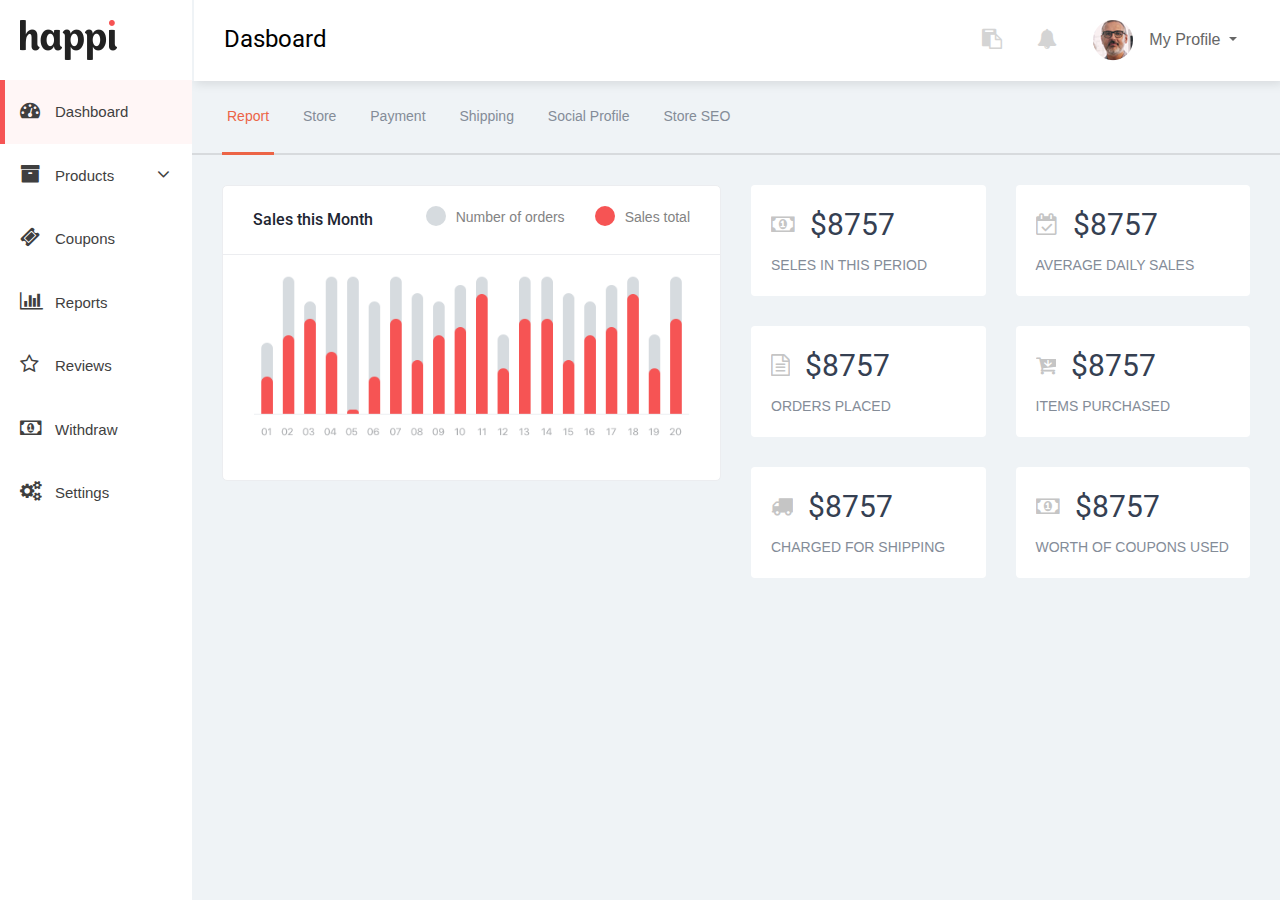
<file: report.html>
<!DOCTYPE html>
<html lang="en">

<head>
    <meta charset="UTF-8">
    <meta http-equiv="X-UA-Compatible" content="IE=edge">
    <meta name="viewport" content="width=device-width, initial-scale=1">
    <meta name="description" content="">
    <meta name="keywords" content="">
    <!-- Page Title -->
    <title>Dokan HTML-5 HTML Template</title>
    <!--Fevicon-->
    <link rel="icon" href="assets/images/favicon.ico" type="image/x-icon" />
    <!-- Bootstrap CSS -->
    <link rel="stylesheet" href="assets/css/bootstrap.min.css">
    <!-- Font-Awesome CSS-->
    <link rel="stylesheet" href="assets/css/font-awesome.min.css">
    <!--Owl-Carousel CSS-->
    <link rel="stylesheet" href="assets/css/owl.carousel.min.css">
    <!--Nice Selecet CSS-->
    <link rel="stylesheet" href="assets/css/nice-select.css">
    <!-- Main Style CSS -->
    <link rel="stylesheet" href="assets/css/style.css">
    <!-- Responsive CSS -->
    <link rel="stylesheet" href="assets/css/responsive.css">
</head>

<body>

<div class="rox-dk-wrapper">
    <!--SideBar Area Start-->
    <div class="sidebar-area">
        <div class="sidebar-logo">
            <a href="index.html"><img src="assets/images/logo/logo" alt=""></a>
        </div>
        <div class="sidebar-menu">
            <ul>
                <li class="active"><a href="index.html"><i class="fa fa-tachometer" aria-hidden="true"></i><span>Dashboard</span></a></li>
                <li><a data-toggle="collapse" href="#product-all" role="button" aria-expanded="false" aria-controls="product-all"><i class="fa fa-archive" aria-hidden="true"></i><span>Products</span> <span class="btn-right"><i class="fa fa-angle-down" aria-hidden="true"></i></span></a></li>
                <div class="collapse multi-collapse" id="product-all">
                        <li><a href="product.html"><span>All Product</span> <i class="btn-right fa fa-check" aria-hidden="true"></i></a></li>
                        <li><a href="edit-product.html"><span>Edit Product</span> <i class="btn-right fa fa-pencil"></i></a></li>
                  </div>
                <li><a href="coupon.html"><i class="fa fa-ticket" aria-hidden="true"></i><span>Coupons</span></a></li>
                <li><a href="report.html"><i class="fa fa-bar-chart" aria-hidden="true"></i><span>Reports</span></a></li>
                <li><a href="review.html"><i class="fa fa-star-o" aria-hidden="true"></i><span>Reviews</span></a></li>
                <li><a href="#"><i class="fa fa-money" aria-hidden="true"></i><span>Withdraw</span></a></li>
                <li><a href="store-setting.html"><i class="fa fa-cogs" aria-hidden="true"></i><span>Settings</span></a></li>
            </ul>
        </div>
    </div>
    <!--SideBar Area End-->

    <!--Header Area Start-->
    <div class="header-area">
        <div class="page-title">
            <h2>Dasboard</h2>
        </div>
        <div class="header-right-content">
            <ul>
                <li>
                    <div class="btn-group">
                        <button type="button" class="btn dropdown-toggle toggle-icon-none" data-toggle="dropdown" aria-haspopup="true" aria-expanded="false">
                            <i class="fa fa-clipboard"></i>
                        </button>
                        <div class="dropdown-menu">
                            <a class="dropdown-item" href="#">Action</a>
                            <a class="dropdown-item" href="#">Another action</a>
                            <a class="dropdown-item" href="#">Something else here</a>
                            <div class="dropdown-divider"></div>
                            <a class="dropdown-item" href="#">Separated link</a>
                        </div>
                    </div>
                </li>

                <li>
                    <div class="btn-group">
                        <button type="button" class="btn dropdown-toggle toggle-icon-none" data-toggle="dropdown" aria-haspopup="true" aria-expanded="false">
                            <i class="fa fa-bell"></i>
                        </button>
                        <div class="dropdown-menu">
                            <a class="dropdown-item" href="#">Action</a>
                            <a class="dropdown-item" href="#">Another action</a>
                            <a class="dropdown-item" href="#">Something else here</a>
                            <div class="dropdown-divider"></div>
                            <a class="dropdown-item" href="#">Separated link</a>
                        </div>
                    </div>
                </li>

                <li>
                    <div class="profile-area">
                        <!-- Profile Area button -->
                        <div class="btn-group">
                            <button type="button" class="btn dropdown-toggle" data-toggle="dropdown" aria-haspopup="true" aria-expanded="false">
                                <img src="assets/images/profile-image/profile-img.png" alt=""> My Profile
                            </button>
                            <div class="dropdown-menu">
                                <a class="dropdown-item" href="#">Edit Profile</a>
                                <a class="dropdown-item" href="#">Activitied</a>
                                <a class="dropdown-item" href="#">Something else here</a>
                                <div class="dropdown-divider"></div>
                                <a class="dropdown-item" href="#">Sign Out</a>
                            </div>
                        </div>
                    </div>
                </li>
            </ul>
        </div>
    </div>


    <!--Store Settings Nav Menu start-->
    <div class="dokan-store-nav">
        <ul>
            <li class="active"><a href="report.html">Report</a></li>
            <li><a href="store-setting.html">Store</a></li>
            <li><a href="bank-transfar.html">Payment</a></li>
            <li><a href="shipping.html">Shipping</a></li>
            <li><a href="setting-social.html">Social Profile</a></li>
            <li><a href="store-seo.html">Store SEO</a></li>
        </ul>
    </div>
    <!--Store Settings Nav Menu End-->

    <!--  Main Content Start-->
    <div class="main-content">
        <div class="container-fluid">
            <div class="row">
                <div class="col-lg-6">
                    <div class="single-dashboard-item">
                        <div class="dashboard-title-style">
                            <h4> Sales this Month</h4>
                            <div class="chart-color-wrapper">
                                <div class="chart-color-indicate"><span class="color-indicate"></span>Number of orders</div>
                                <div class="chart-color-indicate"><span class="color-indicate sales-color"></span>Sales total</div>
                            </div>
                        </div>
                        <div class="single-dashboard-contet">
                            <img src="assets/images/dashboard.png" alt="">
                        </div>
                    </div>
                </div>
                <div class="col-lg-6">
                    <div class="row">
                        <div class="col-lg-6">
                            <div class="sales-report">
                                <h2><i class="fa fa-money" aria-hidden="true"></i><span class="value">$8757</span></h2>
                                <span class="desc">Seles in this period</span>
                            </div>
                        </div>
                        <div class="col-lg-6">
                            <div class="sales-report">
                                <h2><i class="fa fa-calendar-check-o" aria-hidden="true"></i><span class="value">$8757</span></h2>
                                <span class="desc">AVERAGE DAILY SALES</span>
                            </div>
                        </div>
                        <div class="col-lg-6">
                            <div class="sales-report">
                                <h2><i class="fa fa-file-text-o" aria-hidden="true"></i><span class="value">$8757</span></h2>
                                <span class="desc">ORDERS PLACED</span>
                            </div>
                        </div>
                        <div class="col-lg-6">
                            <div class="sales-report">
                                <h2><i class="fa fa-cart-arrow-down" aria-hidden="true"></i><span class="value">$8757</span></h2>
                                <span class="desc">ITEMS PURCHASED</span>
                            </div>
                        </div>
                        <div class="col-lg-6">
                            <div class="sales-report">
                                <h2><i class="fa fa-truck" aria-hidden="true"></i><span class="value">$8757</span></h2>
                                <span class="desc">CHARGED FOR SHIPPING</span>
                            </div>
                        </div>
                        <div class="col-lg-6">
                            <div class="sales-report">
                                <h2><i class="fa fa-money" aria-hidden="true"></i><span class="value">$8757</span></h2>
                                <span class="desc">WORTH OF COUPONS USED</span>
                            </div>
                        </div>
                    </div>
                </div>
            </div>

        </div>
    </div>
    <!--  Main Content End-->
</div>






<!--Main js-->
<script src="assets/js/jquery-1.12.4.min.js"></script>
<!--Modernizer js-->
<script src="assets/js/modernizr-3.5.0.min.js"></script>
<!--Bootstrap popper js-->
<script src="assets/js/popper.min.js"></script>
<!--Bootstrap js-->
<script src="assets/js/bootstrap.min.js"></script>
<!--Owl-Carousel JS-->
<script src="assets/js/owl.carousel.min.js"></script>
<!--Parallax JS-->
<script src="assets/js/jquery.parallax-1.1.3.js"></script>
<!--Nice Select JS-->
<script src="assets/js/jquery.nice-select.min.js"></script>
<!--Custom js-->
<script src="assets/js/main.js"></script>
</body>

</html>
</file>
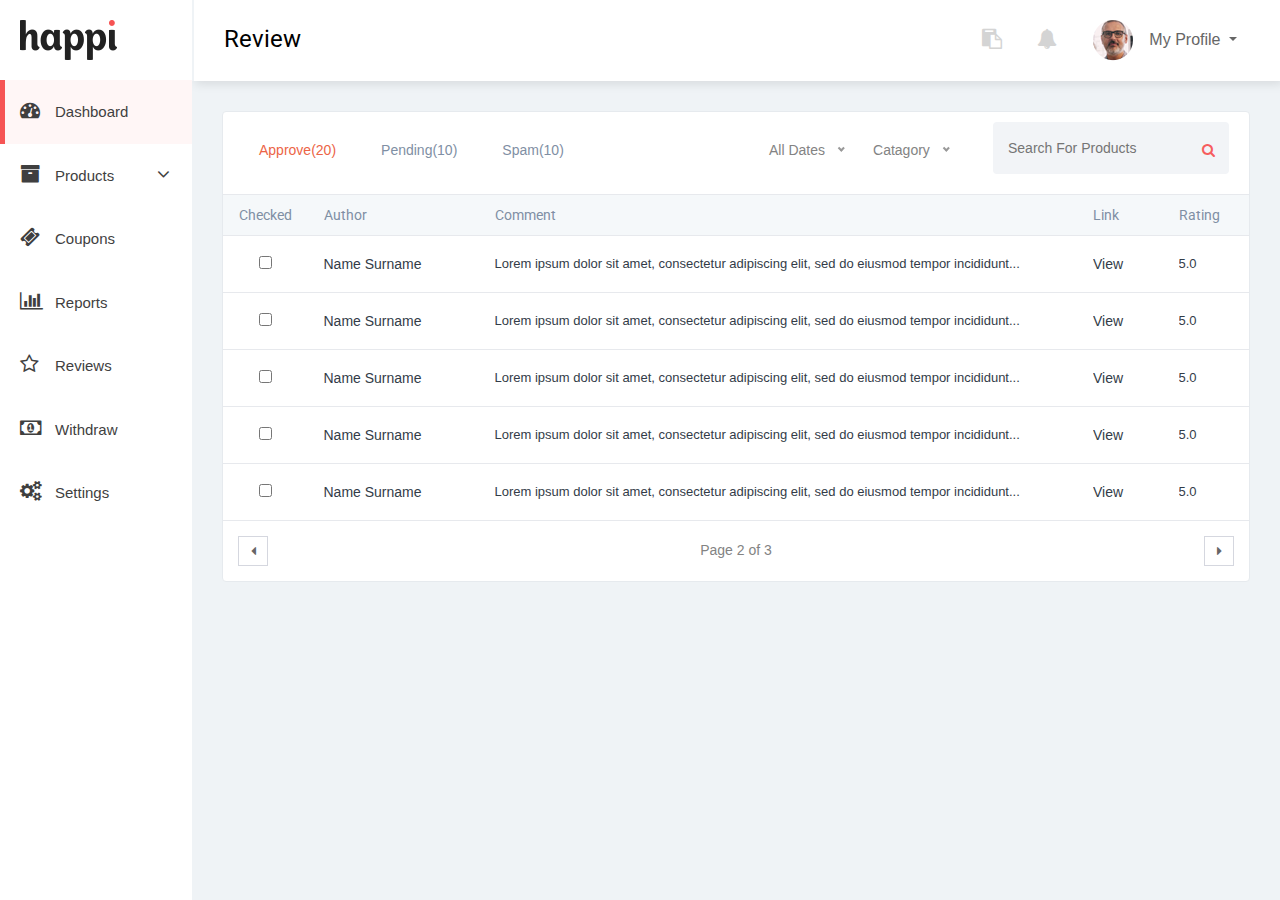
<file: review.html>
<!DOCTYPE html>
<html lang="en">

    <head>
        <meta charset="UTF-8">
        <meta http-equiv="X-UA-Compatible" content="IE=edge">
        <meta name="viewport" content="width=device-width, initial-scale=1">
        <meta name="description" content="">
        <meta name="keywords" content="">
        <!-- Page Title -->
        <title>Dokan HTML-5 HTML Template</title>
        <!--Fevicon-->
        <link rel="icon" href="assets/images/favicon.ico" type="image/x-icon"/>
        <!-- Bootstrap CSS -->
        <link rel="stylesheet" href="assets/css/bootstrap.min.css">
        <!-- Font-Awesome CSS-->
        <link rel="stylesheet" href="assets/css/font-awesome.min.css">
        <!--Owl-Carousel CSS-->
        <link rel="stylesheet" href="assets/css/owl.carousel.min.css">
        <!--Nice Selecet CSS-->
        <link rel="stylesheet" href="assets/css/nice-select.css">
        <!-- Main Style CSS -->
        <link rel="stylesheet" href="assets/css/style.css">
        <!-- Responsive CSS -->
        <link rel="stylesheet" href="assets/css/responsive.css">
    </head>

    <body>

        <div class="rox-dk-wrapper">
            <!--SideBar Area Start-->
            <div class="sidebar-area">
                <div class="sidebar-logo">
                    <a href="index.html"><img src="assets/images/logo/logo" alt=""></a>
                </div>
                <div class="sidebar-menu">
                    <ul>
                        <li class="active"><a href="index.html"><i class="fa fa-tachometer" aria-hidden="true"></i><span>Dashboard</span></a></li>
                        <li><a data-toggle="collapse" href="#product-all" role="button" aria-expanded="false" aria-controls="product-all"><i class="fa fa-archive" aria-hidden="true"></i><span>Products</span> <span class="btn-right"><i class="fa fa-angle-down" aria-hidden="true"></i></span></a></li>
                        <div class="collapse multi-collapse" id="product-all">
                                <li><a href="product.html"><span>All Product</span> <i class="btn-right fa fa-check" aria-hidden="true"></i></a></li>
                                <li><a href="edit-product.html"><span>Edit Product</span> <i class="btn-right fa fa-pencil"></i></a></li>
                          </div>
                        <li><a href="coupon.html"><i class="fa fa-ticket" aria-hidden="true"></i><span>Coupons</span></a></li>
                        <li><a href="report.html"><i class="fa fa-bar-chart" aria-hidden="true"></i><span>Reports</span></a></li>
                        <li><a href="review.html"><i class="fa fa-star-o" aria-hidden="true"></i><span>Reviews</span></a></li>
                        <li><a href="#"><i class="fa fa-money" aria-hidden="true"></i><span>Withdraw</span></a></li>
                        <li><a href="store-setting.html"><i class="fa fa-cogs" aria-hidden="true"></i><span>Settings</span></a></li>
                    </ul>
                </div>
            </div>
            <!--SideBar Area End-->

            <!--Header Area Start-->
            <div class="header-area">
                <div class="page-title">
                    <h2>Review</h2>
                </div>
                <div class="header-right-content">
                    <ul>
                        <li>
                            <div class="btn-group">
                                <button
                                    type="button"
                                    class="btn dropdown-toggle toggle-icon-none"
                                    data-toggle="dropdown"
                                    aria-haspopup="true"
                                    aria-expanded="false">
                                    <i class="fa fa-clipboard"></i>
                                </button>
                                <div class="dropdown-menu">
                                    <a class="dropdown-item" href="#">Action</a>
                                    <a class="dropdown-item" href="#">Another action</a>
                                    <a class="dropdown-item" href="#">Something else here</a>
                                    <div class="dropdown-divider"></div>
                                    <a class="dropdown-item" href="#">Separated link</a>
                                </div>
                            </div>
                        </li>

                        <li>
                            <div class="btn-group">
                                <button
                                    type="button"
                                    class="btn dropdown-toggle toggle-icon-none"
                                    data-toggle="dropdown"
                                    aria-haspopup="true"
                                    aria-expanded="false">
                                    <i class="fa fa-bell"></i>
                                </button>
                                <div class="dropdown-menu">
                                    <a class="dropdown-item" href="#">Action</a>
                                    <a class="dropdown-item" href="#">Another action</a>
                                    <a class="dropdown-item" href="#">Something else here</a>
                                    <div class="dropdown-divider"></div>
                                    <a class="dropdown-item" href="#">Separated link</a>
                                </div>
                            </div>
                        </li>

                        <li>
                            <div class="profile-area">
                                <!-- Profile Area button -->
                                <div class="btn-group">
                                    <button
                                        type="button"
                                        class="btn dropdown-toggle"
                                        data-toggle="dropdown"
                                        aria-haspopup="true"
                                        aria-expanded="false">
                                        <img src="assets/images/profile-image/profile-img.png" alt="">
                                        My Profile
                                    </button>
                                    <div class="dropdown-menu">
                                        <a class="dropdown-item" href="#">Edit Profile</a>
                                        <a class="dropdown-item" href="#">Activitied</a>
                                        <a class="dropdown-item" href="#">Something else here</a>
                                        <div class="dropdown-divider"></div>
                                        <a class="dropdown-item" href="#">Sign Out</a>
                                    </div>
                                </div>
                            </div>
                        </li>
                    </ul>
                </div>
            </div>
            <!--  Main Content Start-->
            <div class="main-content">
                <div class="container-fluid">
                    <div class="all-product-area">
                        <div class="product-filter-area">
                            <div class="row">
                                <div class="col-lg-6">
                                    <div class="filter-menu-area">
                                        <ul class="nav" role="tablist">
                                            <li class="nav-item">
                                                <a
                                                    class="nav-link active"
                                                    id="home-tab"
                                                    data-toggle="tab"
                                                    href="#approve"
                                                    role="tab"
                                                    aria-controls="home"
                                                    aria-selected="true">Approve(20)</a>
                                            </li>
                                            <li class="nav-item">
                                                <a
                                                    class="nav-link"
                                                    id="profile-tab"
                                                    data-toggle="tab"
                                                    href="#pending"
                                                    role="tab"
                                                    aria-controls="profile"
                                                    aria-selected="false">Pending(10)</a>
                                            </li>
                                            <li class="nav-item">
                                                <a
                                                    class="nav-link"
                                                    id="contact-tab"
                                                    data-toggle="tab"
                                                    href="#spam"
                                                    role="tab"
                                                    aria-controls="contact"
                                                    aria-selected="false">Spam(10)</a>
                                            </li>
                                        </ul>
                                    </div>
                                </div>
                                <div class="col-lg-6">
                                    <div class="product-area-right-content">
                                        <div class="filter-catagory-search-area">
                                            <div class="for-date-filter">
                                                <select>
                                                    <option data-display="All Dates">All Dates</option>
                                                    <option value="1">Some option</option>
                                                    <option value="2">Another option</option>
                                                    <option value="3" disabled>A disabled option</option>
                                                    <option value="4">Potato</option>
                                                </select>
                                            </div>
                                            <div class="for-catagory-filter">
                                                <select>
                                                    <option data-display="Catagory">Catagory</option>
                                                    <option value="1">Some option</option>
                                                    <option value="2">Another option</option>
                                                    <option value="3" disabled>A disabled option</option>
                                                    <option value="4">Potato</option>
                                                </select>
                                            </div>
                                        </div>
                                        <div class="product-search-area">
                                            <form action="#">
                                                <input type="search" placeholder="Search for products">
                                                <button>
                                                    <i class="fa fa-search"></i>
                                                </button>
                                            </form>
                                        </div>
                                    </div>
                                </div>
                            </div>
                        </div>

                        <div class="tab-content" id="myTabContent">
                            <div
                                class="tab-pane fade show active"
                                id="approve"
                                role="tabpanel"
                                aria-labelledby="home-tab">
                                <!-- Review Title End-->
                                <div class="product-list">
                                    <div class="row">
                                        <div class="col-lg-1 text-center col-sm-left">
                                            <div class="single-product-title">
                                                <h3>Checked</h3>
                                            </div>
                                        </div>
                                        <div class="col-lg-2">
                                            <div class="single-product-title">
                                                <h3>Author</h3>
                                            </div>
                                        </div>
                                        <div class="col-lg-7">
                                            <div class="single-product-title">
                                                <h3>Comment</h3>
                                            </div>
                                        </div>
                                        <div class="col-lg-1">
                                            <div class="single-product-title">
                                                <h3>Link</h3>
                                            </div>
                                        </div>
                                        <div class="col-lg-1">
                                            <div class="single-product-title">
                                                <h3>Rating</h3>
                                            </div>
                                        </div>
                                    </div>
                                </div>
                                <!-- Review Title End-->

                                <!-- Single Review Start-->
                                <div class="product-list-inner">
                                    <div class="row">
                                        <div class="col-lg-1 text-center col-sm-left">
                                            <div class="single-product-item-common-style-class" data-col_name="Checked :">
                                                <div class="review-checkbox">
                                                    <input type="checkbox" aria-label="Checkbox for following text input">
                                                </div>
                                            </div>
                                        </div>
                                        <div class="col-lg-2">
                                            <div class="single-product-item-common-style-class" data-col_name="Author :">
                                                <a href="#">Name Surname</a>
                                            </div>
                                        </div>
                                        <div class="col-lg-7">
                                            <div class="single-product-item-common-style-class"  data-col_name="Comment :">
                                                <p>Lorem ipsum dolor sit amet, consectetur adipiscing elit, sed do eiusmod
                                                    tempor incididunt...
                                                </p>
                                            </div>
                                        </div>
                                        <div class="col-lg-1">
                                            <div class="single-product-item-common-style-class" data-col_name="Link :">
                                                <a href="#">View</a>
                                            </div>
                                        </div>
                                        <div class="col-lg-1">
                                            <div class="single-product-item-common-style-class" data-col_name="Rating">
                                                <p>5.0</p>
                                            </div>
                                        </div>
                                    </div>
                                </div>
                                <!-- Single Review End-->
                                <!-- Single Review Start-->
                                <div class="product-list-inner">
                                    <div class="row">
                                        <div class="col-lg-1 text-center col-sm-left">
                                            <div class="single-product-item-common-style-class" data-col_name="Checked :">
                                                <div class="review-checkbox">
                                                    <input type="checkbox" aria-label="Checkbox for following text input">
                                                </div>
                                            </div>
                                        </div>
                                        <div class="col-lg-2">
                                            <div class="single-product-item-common-style-class" data-col_name="Author :">
                                                <a href="#">Name Surname</a>
                                            </div>
                                        </div>
                                        <div class="col-lg-7">
                                            <div class="single-product-item-common-style-class"  data-col_name="Comment :">
                                                <p>Lorem ipsum dolor sit amet, consectetur adipiscing elit, sed do eiusmod
                                                    tempor incididunt...
                                                </p>
                                            </div>
                                        </div>
                                        <div class="col-lg-1">
                                            <div class="single-product-item-common-style-class" data-col_name="Link :">
                                                <a href="#">View</a>
                                            </div>
                                        </div>
                                        <div class="col-lg-1">
                                            <div class="single-product-item-common-style-class" data-col_name="Rating">
                                                <p>5.0</p>
                                            </div>
                                        </div>
                                    </div>
                                </div>
                                <!-- Single Review End-->
                                 <!-- Single Review Start-->
                                 <div class="product-list-inner">
                                    <div class="row">
                                        <div class="col-lg-1 text-center col-sm-left">
                                            <div class="single-product-item-common-style-class" data-col_name="Checked :">
                                                <div class="review-checkbox">
                                                    <input type="checkbox" aria-label="Checkbox for following text input">
                                                </div>
                                            </div>
                                        </div>
                                        <div class="col-lg-2">
                                            <div class="single-product-item-common-style-class" data-col_name="Author :">
                                                <a href="#">Name Surname</a>
                                            </div>
                                        </div>
                                        <div class="col-lg-7">
                                            <div class="single-product-item-common-style-class"  data-col_name="Comment :">
                                                <p>Lorem ipsum dolor sit amet, consectetur adipiscing elit, sed do eiusmod
                                                    tempor incididunt...
                                                </p>
                                            </div>
                                        </div>
                                        <div class="col-lg-1">
                                            <div class="single-product-item-common-style-class" data-col_name="Link :">
                                                <a href="#">View</a>
                                            </div>
                                        </div>
                                        <div class="col-lg-1">
                                            <div class="single-product-item-common-style-class" data-col_name="Rating">
                                                <p>5.0</p>
                                            </div>
                                        </div>
                                    </div>
                                </div>
                                <!-- Single Review End-->
                                 <!-- Single Review Start-->
                                 <div class="product-list-inner">
                                    <div class="row">
                                        <div class="col-lg-1 text-center col-sm-left">
                                            <div class="single-product-item-common-style-class" data-col_name="Checked :">
                                                <div class="review-checkbox">
                                                    <input type="checkbox" aria-label="Checkbox for following text input">
                                                </div>
                                            </div>
                                        </div>
                                        <div class="col-lg-2">
                                            <div class="single-product-item-common-style-class" data-col_name="Author :">
                                                <a href="#">Name Surname</a>
                                            </div>
                                        </div>
                                        <div class="col-lg-7">
                                            <div class="single-product-item-common-style-class"  data-col_name="Comment :">
                                                <p>Lorem ipsum dolor sit amet, consectetur adipiscing elit, sed do eiusmod
                                                    tempor incididunt...
                                                </p>
                                            </div>
                                        </div>
                                        <div class="col-lg-1">
                                            <div class="single-product-item-common-style-class" data-col_name="Link :">
                                                <a href="#">View</a>
                                            </div>
                                        </div>
                                        <div class="col-lg-1">
                                            <div class="single-product-item-common-style-class" data-col_name="Rating">
                                                <p>5.0</p>
                                            </div>
                                        </div>
                                    </div>
                                </div>
                                <!-- Single Review End-->
                                 <!-- Single Review Start-->
                                 <div class="product-list-inner">
                                    <div class="row">
                                        <div class="col-lg-1 text-center col-sm-left">
                                            <div class="single-product-item-common-style-class" data-col_name="Checked :">
                                                <div class="review-checkbox">
                                                    <input type="checkbox" aria-label="Checkbox for following text input">
                                                </div>
                                            </div>
                                        </div>
                                        <div class="col-lg-2">
                                            <div class="single-product-item-common-style-class" data-col_name="Author :">
                                                <a href="#">Name Surname</a>
                                            </div>
                                        </div>
                                        <div class="col-lg-7">
                                            <div class="single-product-item-common-style-class"  data-col_name="Comment :">
                                                <p>Lorem ipsum dolor sit amet, consectetur adipiscing elit, sed do eiusmod
                                                    tempor incididunt...
                                                </p>
                                            </div>
                                        </div>
                                        <div class="col-lg-1">
                                            <div class="single-product-item-common-style-class" data-col_name="Link :">
                                                <a href="#">View</a>
                                            </div>
                                        </div>
                                        <div class="col-lg-1">
                                            <div class="single-product-item-common-style-class" data-col_name="Rating">
                                                <p>5.0</p>
                                            </div>
                                        </div>
                                    </div>
                                </div>
                                <!-- Single Review End-->
                            </div>
                            <div
                                class="tab-pane fade"
                                id="pending"
                                role="tabpanel"
                                aria-labelledby="profile-tab">
                                <!-- Review Title End-->
                                <div class="product-list">
                                    <div class="row">
                                        <div class="col-lg-1 text-center">
                                            <div class="single-product-title">
                                                <h3>Checked</h3>
                                            </div>
                                        </div>
                                        <div class="col-lg-2">
                                            <div class="single-product-title">
                                                <h3>Author</h3>
                                            </div>
                                        </div>
                                        <div class="col-lg-7">
                                            <div class="single-product-title">
                                                <h3>Comment</h3>
                                            </div>
                                        </div>
                                        <div class="col-lg-1">
                                            <div class="single-product-title">
                                                <h3>Link</h3>
                                            </div>
                                        </div>
                                        <div class="col-lg-1">
                                            <div class="single-product-title">
                                                <h3>Rating</h3>
                                            </div>
                                        </div>
                                    </div>
                                </div>
                                <!-- Review Title End-->

                                <!-- Single Review Start-->
                                <div class="product-list-inner">
                                    <div class="row">
                                        <div class="col-lg-1 text-center col-sm-left">
                                            <div class="single-product-item-common-style-class" data-col_name="Checked :">
                                                <div class="review-checkbox">
                                                    <input type="checkbox" aria-label="Checkbox for following text input">
                                                </div>
                                            </div>
                                        </div>
                                        <div class="col-lg-2">
                                            <div class="single-product-item-common-style-class" data-col_name="Author :">
                                                <a href="#">Name Surname</a>
                                            </div>
                                        </div>
                                        <div class="col-lg-7">
                                            <div class="single-product-item-common-style-class"  data-col_name="Comment :">
                                                <p>Lorem ipsum dolor sit amet, consectetur adipiscing elit, sed do eiusmod
                                                    tempor incididunt...
                                                </p>
                                            </div>
                                        </div>
                                        <div class="col-lg-1">
                                            <div class="single-product-item-common-style-class" data-col_name="Link :">
                                                <a href="#">View</a>
                                            </div>
                                        </div>
                                        <div class="col-lg-1">
                                            <div class="single-product-item-common-style-class" data-col_name="Rating">
                                                <p>5.0</p>
                                            </div>
                                        </div>
                                    </div>
                                </div>
                                <!-- Single Review End-->
                                <!-- Single Review Start-->
                                <div class="product-list-inner">
                                    <div class="row">
                                        <div class="col-lg-1 text-center col-sm-left">
                                            <div class="single-product-item-common-style-class" data-col_name="Checked :">
                                                <div class="review-checkbox">
                                                    <input type="checkbox" aria-label="Checkbox for following text input">
                                                </div>
                                            </div>
                                        </div>
                                        <div class="col-lg-2">
                                            <div class="single-product-item-common-style-class" data-col_name="Author :">
                                                <a href="#">Name Surname</a>
                                            </div>
                                        </div>
                                        <div class="col-lg-7">
                                            <div class="single-product-item-common-style-class"  data-col_name="Comment :">
                                                <p>Lorem ipsum dolor sit amet, consectetur adipiscing elit, sed do eiusmod
                                                    tempor incididunt...
                                                </p>
                                            </div>
                                        </div>
                                        <div class="col-lg-1">
                                            <div class="single-product-item-common-style-class" data-col_name="Link :">
                                                <a href="#">View</a>
                                            </div>
                                        </div>
                                        <div class="col-lg-1">
                                            <div class="single-product-item-common-style-class" data-col_name="Rating">
                                                <p>5.0</p>
                                            </div>
                                        </div>
                                    </div>
                                </div>
                                <!-- Single Review End-->
                                 <!-- Single Review Start-->
                                 <div class="product-list-inner">
                                    <div class="row">
                                        <div class="col-lg-1 text-center col-sm-left">
                                            <div class="single-product-item-common-style-class" data-col_name="Checked :">
                                                <div class="review-checkbox">
                                                    <input type="checkbox" aria-label="Checkbox for following text input">
                                                </div>
                                            </div>
                                        </div>
                                        <div class="col-lg-2">
                                            <div class="single-product-item-common-style-class" data-col_name="Author :">
                                                <a href="#">Name Surname</a>
                                            </div>
                                        </div>
                                        <div class="col-lg-7">
                                            <div class="single-product-item-common-style-class"  data-col_name="Comment :">
                                                <p>Lorem ipsum dolor sit amet, consectetur adipiscing elit, sed do eiusmod
                                                    tempor incididunt...
                                                </p>
                                            </div>
                                        </div>
                                        <div class="col-lg-1">
                                            <div class="single-product-item-common-style-class" data-col_name="Link :">
                                                <a href="#">View</a>
                                            </div>
                                        </div>
                                        <div class="col-lg-1">
                                            <div class="single-product-item-common-style-class" data-col_name="Rating">
                                                <p>5.0</p>
                                            </div>
                                        </div>
                                    </div>
                                </div>
                                <!-- Single Review End-->
                                 <!-- Single Review Start-->
                                 <div class="product-list-inner">
                                    <div class="row">
                                        <div class="col-lg-1 text-center col-sm-left">
                                            <div class="single-product-item-common-style-class" data-col_name="Checked :">
                                                <div class="review-checkbox">
                                                    <input type="checkbox" aria-label="Checkbox for following text input">
                                                </div>
                                            </div>
                                        </div>
                                        <div class="col-lg-2">
                                            <div class="single-product-item-common-style-class" data-col_name="Author :">
                                                <a href="#">Name Surname</a>
                                            </div>
                                        </div>
                                        <div class="col-lg-7">
                                            <div class="single-product-item-common-style-class"  data-col_name="Comment :">
                                                <p>Lorem ipsum dolor sit amet, consectetur adipiscing elit, sed do eiusmod
                                                    tempor incididunt...
                                                </p>
                                            </div>
                                        </div>
                                        <div class="col-lg-1">
                                            <div class="single-product-item-common-style-class" data-col_name="Link :">
                                                <a href="#">View</a>
                                            </div>
                                        </div>
                                        <div class="col-lg-1">
                                            <div class="single-product-item-common-style-class" data-col_name="Rating">
                                                <p>5.0</p>
                                            </div>
                                        </div>
                                    </div>
                                </div>
                                <!-- Single Review End-->
                                 <!-- Single Review Start-->
                                 <div class="product-list-inner">
                                    <div class="row">
                                        <div class="col-lg-1 text-center col-sm-left">
                                            <div class="single-product-item-common-style-class" data-col_name="Checked :">
                                                <div class="review-checkbox">
                                                    <input type="checkbox" aria-label="Checkbox for following text input">
                                                </div>
                                            </div>
                                        </div>
                                        <div class="col-lg-2">
                                            <div class="single-product-item-common-style-class" data-col_name="Author :">
                                                <a href="#">Name Surname</a>
                                            </div>
                                        </div>
                                        <div class="col-lg-7">
                                            <div class="single-product-item-common-style-class"  data-col_name="Comment :">
                                                <p>Lorem ipsum dolor sit amet, consectetur adipiscing elit, sed do eiusmod
                                                    tempor incididunt...
                                                </p>
                                            </div>
                                        </div>
                                        <div class="col-lg-1">
                                            <div class="single-product-item-common-style-class" data-col_name="Link :">
                                                <a href="#">View</a>
                                            </div>
                                        </div>
                                        <div class="col-lg-1">
                                            <div class="single-product-item-common-style-class" data-col_name="Rating">
                                                <p>5.0</p>
                                            </div>
                                        </div>
                                    </div>
                                </div>
                                <!-- Single Review End-->
                            </div>
                            <div
                                class="tab-pane fade"
                                id="spam"
                                role="tabpanel"
                                aria-labelledby="contact-tab">
                                <!-- Review Title End-->
                                <div class="product-list">
                                    <div class="row">
                                        <div class="col-lg-1 text-center">
                                            <div class="single-product-title">
                                                <h3>Checked</h3>
                                            </div>
                                        </div>
                                        <div class="col-lg-2">
                                            <div class="single-product-title">
                                                <h3>Author</h3>
                                            </div>
                                        </div>
                                        <div class="col-lg-7">
                                            <div class="single-product-title">
                                                <h3>Comment</h3>
                                            </div>
                                        </div>
                                        <div class="col-lg-1">
                                            <div class="single-product-title">
                                                <h3>Link</h3>
                                            </div>
                                        </div>
                                        <div class="col-lg-1">
                                            <div class="single-product-title">
                                                <h3>Rating</h3>
                                            </div>
                                        </div>
                                    </div>
                                </div>
                                <!-- Review Title End-->

                                <!-- Single Review Start-->
                                <div class="product-list-inner">
                                    <div class="row">
                                        <div class="col-lg-1 text-center col-sm-left">
                                            <div class="single-product-item-common-style-class" data-col_name="Checked :">
                                                <div class="review-checkbox">
                                                    <input type="checkbox" aria-label="Checkbox for following text input">
                                                </div>
                                            </div>
                                        </div>
                                        <div class="col-lg-2">
                                            <div class="single-product-item-common-style-class" data-col_name="Author :">
                                                <a href="#">Name Surname</a>
                                            </div>
                                        </div>
                                        <div class="col-lg-7">
                                            <div class="single-product-item-common-style-class"  data-col_name="Comment :">
                                                <p>Lorem ipsum dolor sit amet, consectetur adipiscing elit, sed do eiusmod
                                                    tempor incididunt...
                                                </p>
                                            </div>
                                        </div>
                                        <div class="col-lg-1">
                                            <div class="single-product-item-common-style-class" data-col_name="Link :">
                                                <a href="#">View</a>
                                            </div>
                                        </div>
                                        <div class="col-lg-1">
                                            <div class="single-product-item-common-style-class" data-col_name="Rating">
                                                <p>5.0</p>
                                            </div>
                                        </div>
                                    </div>
                                </div>
                                <!-- Single Review End-->
                                <!-- Single Review Start-->
                                <div class="product-list-inner">
                                    <div class="row">
                                        <div class="col-lg-1 text-center col-sm-left">
                                            <div class="single-product-item-common-style-class" data-col_name="Checked :">
                                                <div class="review-checkbox">
                                                    <input type="checkbox" aria-label="Checkbox for following text input">
                                                </div>
                                            </div>
                                        </div>
                                        <div class="col-lg-2">
                                            <div class="single-product-item-common-style-class" data-col_name="Author :">
                                                <a href="#">Name Surname</a>
                                            </div>
                                        </div>
                                        <div class="col-lg-7">
                                            <div class="single-product-item-common-style-class"  data-col_name="Comment :">
                                                <p>Lorem ipsum dolor sit amet, consectetur adipiscing elit, sed do eiusmod
                                                    tempor incididunt...
                                                </p>
                                            </div>
                                        </div>
                                        <div class="col-lg-1">
                                            <div class="single-product-item-common-style-class" data-col_name="Link :">
                                                <a href="#">View</a>
                                            </div>
                                        </div>
                                        <div class="col-lg-1">
                                            <div class="single-product-item-common-style-class" data-col_name="Rating">
                                                <p>5.0</p>
                                            </div>
                                        </div>
                                    </div>
                                </div>
                                <!-- Single Review End-->
                                
                            </div>
                            <!-- Pagination area Start-->
                            <div class="product-pagination-area">
                                <div class="row">
                                    <div class="pagination-inner">
                                        <button class="pagination-button">
                                            <i class="fa fa-caret-left" aria-hidden="true"></i>
                                        </button>
                                        <p>Page
                                            <span>2</span>
                                            of
                                            <span>3</span>
                                        </p>
                                        <button class="pagination-button">
                                            <i class="fa fa-caret-right" aria-hidden="true"></i>
                                        </button>
                                    </div>
                                </div>
                            </div>
                            <!-- Pagination area End-->
                        </div>
                    </div>
                </div>
            </div>
            <!--  Main Content End-->
        </div>

        <!--Main js-->
        <script src="assets/js/jquery-1.12.4.min.js"></script>
        <!--Modernizer js-->
        <script src="assets/js/modernizr-3.5.0.min.js"></script>
        <!--Bootstrap popper js-->
        <script src="assets/js/popper.min.js"></script>
        <!--Bootstrap js-->
        <script src="assets/js/bootstrap.min.js"></script>
        <!--Owl-Carousel JS-->
        <script src="assets/js/owl.carousel.min.js"></script>
        <!--Parallax JS-->
        <script src="assets/js/jquery.parallax-1.1.3.js"></script>
        <!--Nice Select JS-->
        <script src="assets/js/jquery.nice-select.min.js"></script>
        <!--Custom js-->
        <script src="assets/js/main.js"></script>
    </body>

</html>
</file>
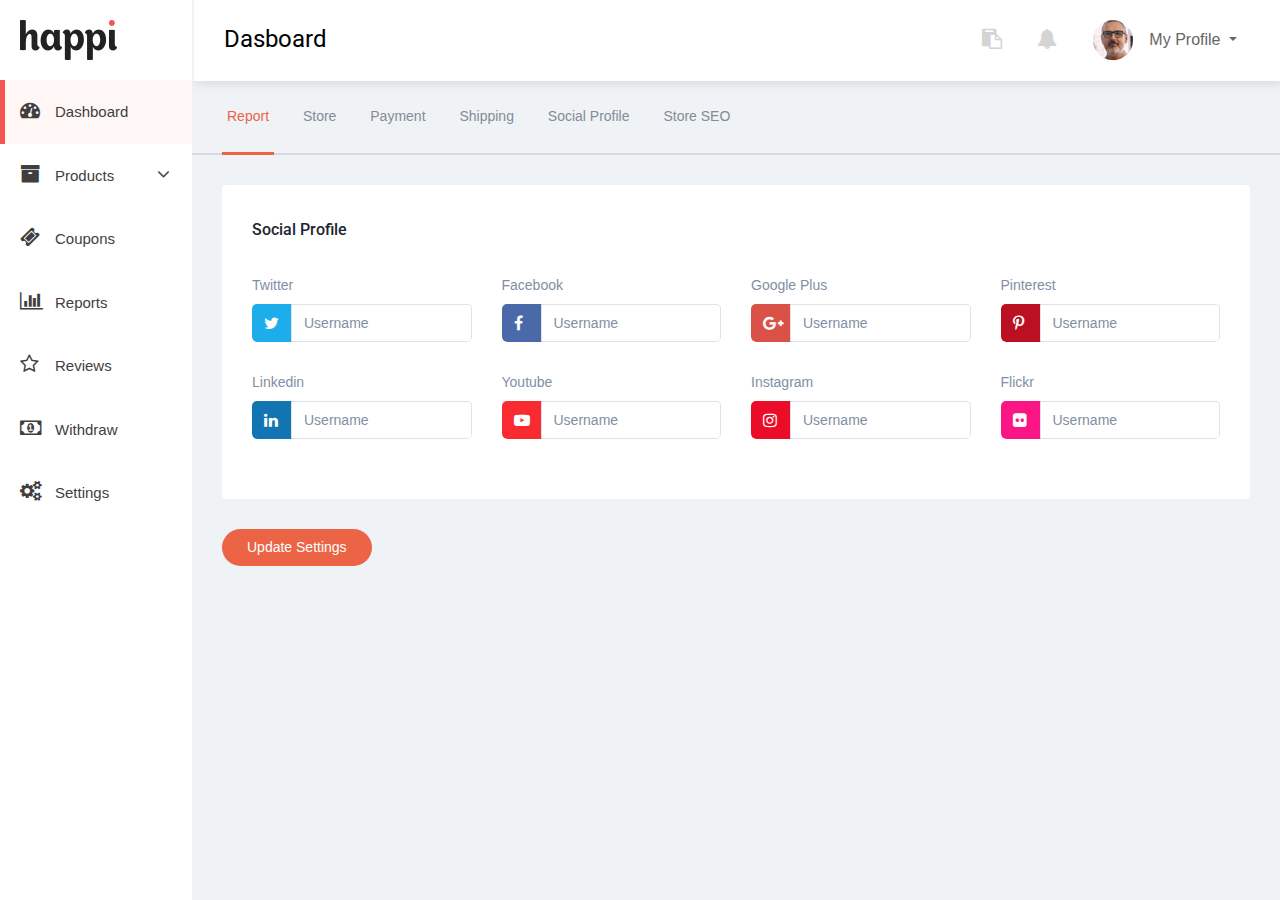
<file: setting-social.html>
<!DOCTYPE html>
<html lang="en">

<head>
    <meta charset="UTF-8">
    <meta http-equiv="X-UA-Compatible" content="IE=edge">
    <meta name="viewport" content="width=device-width, initial-scale=1">
    <meta name="description" content="">
    <meta name="keywords" content="">
    <!-- Page Title -->
    <title>Dokan HTML-5 HTML Template</title>
    <!--Fevicon-->
    <link rel="icon" href="assets/images/favicon.ico" type="image/x-icon" />
    <!-- Bootstrap CSS -->
    <link rel="stylesheet" href="assets/css/bootstrap.min.css">
    <!-- Font-Awesome CSS-->
    <link rel="stylesheet" href="assets/css/font-awesome.min.css">
    <!--Owl-Carousel CSS-->
    <link rel="stylesheet" href="assets/css/owl.carousel.min.css">
    <!--Nice Selecet CSS-->
    <link rel="stylesheet" href="assets/css/nice-select.css">
    <!-- Main Style CSS -->
    <link rel="stylesheet" href="assets/css/style.css">
    <!-- Responsive CSS -->
    <link rel="stylesheet" href="assets/css/responsive.css">
</head>

<body>

<div class="rox-dk-wrapper">
    <!--SideBar Area Start-->
    <div class="sidebar-area">
        <div class="sidebar-logo">
            <a href="index.html"><img src="assets/images/logo/logo" alt=""></a>
        </div>
        <div class="sidebar-menu">
            <ul>
                <li class="active"><a href="index.html"><i class="fa fa-tachometer" aria-hidden="true"></i><span>Dashboard</span></a></li>
                <li><a data-toggle="collapse" href="#product-all" role="button" aria-expanded="false" aria-controls="product-all"><i class="fa fa-archive" aria-hidden="true"></i><span>Products</span> <span class="btn-right"><i class="fa fa-angle-down" aria-hidden="true"></i></span></a></li>
                <div class="collapse multi-collapse" id="product-all">
                        <li><a href="product.html"><span>All Product</span> <i class="btn-right fa fa-check" aria-hidden="true"></i></a></li>
                        <li><a href="edit-product.html"><span>Edit Product</span> <i class="btn-right fa fa-pencil"></i></a></li>
                  </div>
                <li><a href="coupon.html"><i class="fa fa-ticket" aria-hidden="true"></i><span>Coupons</span></a></li>
                <li><a href="report.html"><i class="fa fa-bar-chart" aria-hidden="true"></i><span>Reports</span></a></li>
                <li><a href="review.html"><i class="fa fa-star-o" aria-hidden="true"></i><span>Reviews</span></a></li>
                <li><a href="#"><i class="fa fa-money" aria-hidden="true"></i><span>Withdraw</span></a></li>
                <li><a href="store-setting.html"><i class="fa fa-cogs" aria-hidden="true"></i><span>Settings</span></a></li>
            </ul>
        </div>
    </div>
    <!--SideBar Area End-->

    <!--Header Area Start-->
    <div class="header-area">
        <div class="page-title">
            <h2>Dasboard</h2>
        </div>
        <div class="header-right-content">
            <ul>
                <li>
                    <div class="btn-group">
                        <button type="button" class="btn dropdown-toggle toggle-icon-none" data-toggle="dropdown" aria-haspopup="true" aria-expanded="false">
                            <i class="fa fa-clipboard"></i>
                        </button>
                        <div class="dropdown-menu">
                            <a class="dropdown-item" href="#">Action</a>
                            <a class="dropdown-item" href="#">Another action</a>
                            <a class="dropdown-item" href="#">Something else here</a>
                            <div class="dropdown-divider"></div>
                            <a class="dropdown-item" href="#">Separated link</a>
                        </div>
                    </div>
                </li>

                <li>
                    <div class="btn-group">
                        <button type="button" class="btn dropdown-toggle toggle-icon-none" data-toggle="dropdown" aria-haspopup="true" aria-expanded="false">
                            <i class="fa fa-bell"></i>
                        </button>
                        <div class="dropdown-menu">
                            <a class="dropdown-item" href="#">Action</a>
                            <a class="dropdown-item" href="#">Another action</a>
                            <a class="dropdown-item" href="#">Something else here</a>
                            <div class="dropdown-divider"></div>
                            <a class="dropdown-item" href="#">Separated link</a>
                        </div>
                    </div>
                </li>

                <li>
                    <div class="profile-area">
                        <!-- Profile Area button -->
                        <div class="btn-group">
                            <button type="button" class="btn dropdown-toggle" data-toggle="dropdown" aria-haspopup="true" aria-expanded="false">
                                <img src="assets/images/profile-image/profile-img.png" alt=""> My Profile
                            </button>
                            <div class="dropdown-menu">
                                <a class="dropdown-item" href="#">Edit Profile</a>
                                <a class="dropdown-item" href="#">Activitied</a>
                                <a class="dropdown-item" href="#">Something else here</a>
                                <div class="dropdown-divider"></div>
                                <a class="dropdown-item" href="#">Sign Out</a>
                            </div>
                        </div>
                    </div>
                </li>
            </ul>
        </div>
    </div>

    <!--Store Settings Nav Menu start-->
    <div class="dokan-store-nav">
        <ul>
            <li class="active"><a href="report.html">Report</a></li>
            <li><a href="store-setting.html">Store</a></li>
            <li><a href="bank-transfar.html">Payment</a></li>
            <li><a href="shipping.html">Shipping</a></li>
            <li><a href="setting-social.html">Social Profile</a></li>
            <li><a href="store-seo.html">Store SEO</a></li>
        </ul>
    </div>
    <!--Store Settings Nav Menu End-->

    <div class="main-content">
        <div class="container-fluid">
            <div class="dokan-stor-settings">


                <!--Store Social start-->
                <div class="dokan-stor-settings-content">
                    <form action="#">
                        <div class="row">
                            <div class="col-lg-12">
                                <div class="dokan-store-title">
                                    <h3>Social Profile</h3>
                                </div>

                            </div>

                            <div class="col-lg-3">
                                <div class="input-group dokan-social mb-3">
                                    <label>Twitter</label>
                                    <div class="input-group-prepend">
                                        <span class="input-group-text social-tw" id="basic-addon1"><i class="fa fa-twitter" aria-hidden="true"></i></span>
                                    </div>
                                    <input type="text" class="form-control" placeholder="Username" aria-label="Username" aria-describedby="basic-addon1">
                                </div>
                                <div class="input-group dokan-social mb-3">
                                    <label>Linkedin</label>
                                    <div class="input-group-prepend">
                                        <span class="input-group-text social-in" id="basic-addon1"><i class="fa fa-linkedin" aria-hidden="true"></i></span>
                                    </div>
                                    <input type="text" class="form-control" placeholder="Username" aria-label="Username" aria-describedby="basic-addon1">
                                </div>
                            </div>
                            <div class="col-lg-3">
                                <div class="input-group dokan-social mb-3">
                                    <label>Facebook</label>
                                    <div class="input-group-prepend">
                                        <span class="input-group-text social-fb" id="basic-addon1"><i class="fa fa-facebook" aria-hidden="true"></i></span>
                                    </div>
                                    <input type="text" class="form-control" placeholder="Username" aria-label="Username" aria-describedby="basic-addon1">
                                </div>
                                <div class="input-group dokan-social mb-3">
                                    <label>Youtube</label>
                                    <div class="input-group-prepend">
                                        <span class="input-group-text social-yu" id="basic-addon1"><i class="fa fa-youtube-play" aria-hidden="true"></i></span>
                                    </div>
                                    <input type="text" class="form-control" placeholder="Username" aria-label="Username" aria-describedby="basic-addon1">
                                </div>
                            </div>
                            <div class="col-lg-3">
                                <div class="input-group dokan-social mb-3">
                                    <label>Google Plus</label>
                                    <div class="input-group-prepend">
                                        <span class="input-group-text social-gp" id="basic-addon1"><i class="fa fa-google-plus" aria-hidden="true"></i></span>
                                    </div>
                                    <input type="text" class="form-control" placeholder="Username" aria-label="Username" aria-describedby="basic-addon1">
                                </div>
                                <div class="input-group dokan-social mb-3">
                                    <label>Instagram</label>
                                    <div class="input-group-prepend">
                                        <span class="input-group-text social-gr" id="basic-addon1"><i class="fa fa-instagram" aria-hidden="true"></i></span>
                                    </div>
                                    <input type="text" class="form-control" placeholder="Username" aria-label="Username" aria-describedby="basic-addon1">
                                </div>
                            </div>
                            <div class="col-lg-3">
                                <div class="input-group dokan-social mb-3">
                                    <label>Pinterest</label>
                                    <div class="input-group-prepend">
                                        <span class="input-group-text social-pn" id="basic-addon1"><i class="fa fa-pinterest-p" aria-hidden="true"></i></span>
                                    </div>
                                    <input type="text" class="form-control" placeholder="Username" aria-label="Username" aria-describedby="basic-addon1">
                                </div>
                                <div class="input-group dokan-social mb-3">
                                    <label>Flickr</label>
                                    <div class="input-group-prepend">
                                        <span class="input-group-text social-fr" id="basic-addon1"><i class="fa fa-flickr" aria-hidden="true"></i></span>
                                    </div>
                                    <input type="text" class="form-control" placeholder="Username" aria-label="Username" aria-describedby="basic-addon1">
                                </div>
                            </div>

                        </div>
                    </form>
                </div>
                <!--Store Social End-->

                <div class="update-settings-btn">
                    <a href="#">Update Settings</a>
                </div>

            </div>
        </div>
    </div>

</div>






<!--Main js-->
<script src="assets/js/jquery-1.12.4.min.js"></script>
<!--Modernizer js-->
<script src="assets/js/modernizr-3.5.0.min.js"></script>
<!--Bootstrap popper js-->
<script src="assets/js/popper.min.js"></script>
<!--Bootstrap js-->
<script src="assets/js/bootstrap.min.js"></script>
<!--Owl-Carousel JS-->
<script src="assets/js/owl.carousel.min.js"></script>
<!--Parallax JS-->
<script src="assets/js/jquery.parallax-1.1.3.js"></script>
<!--Nice Select JS-->
<script src="assets/js/jquery.nice-select.min.js"></script>
<!--Custom js-->
<script src="assets/js/main.js"></script>
</body>

</html>
</file>
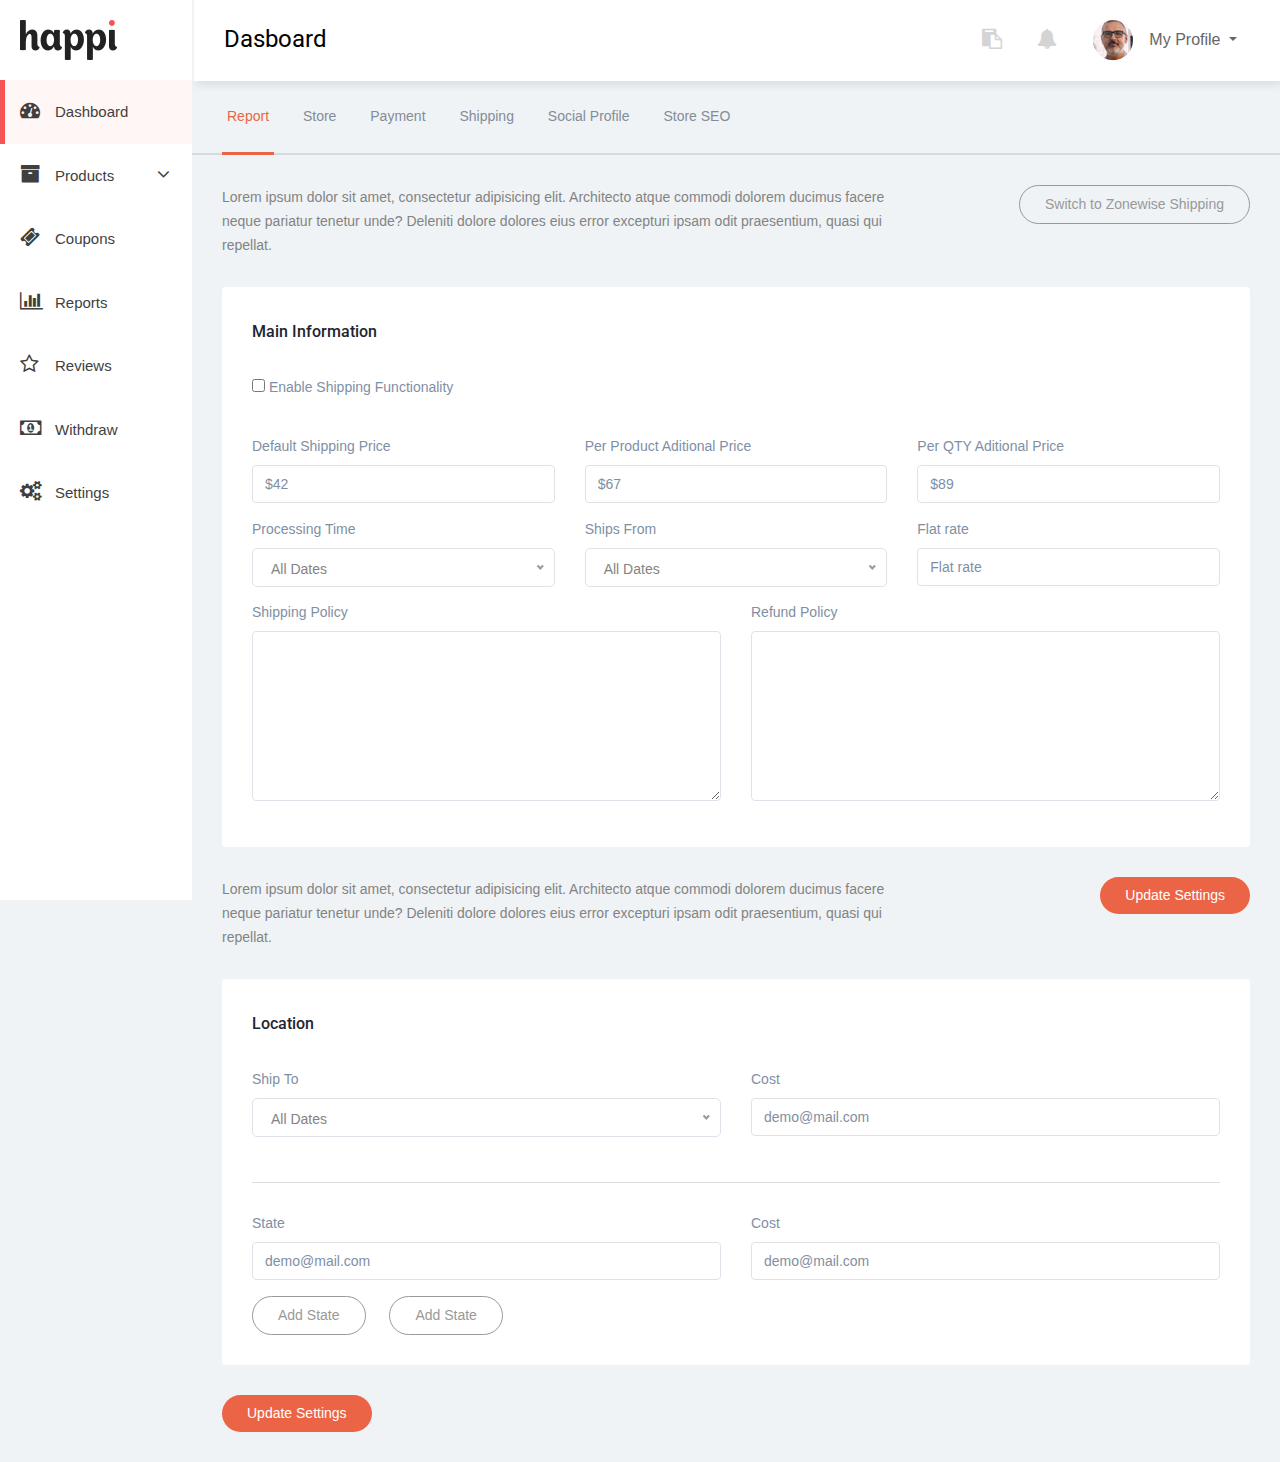
<file: shipping.html>
<!DOCTYPE html>
<html lang="en">

<head>
    <meta charset="UTF-8">
    <meta http-equiv="X-UA-Compatible" content="IE=edge">
    <meta name="viewport" content="width=device-width, initial-scale=1">
    <meta name="description" content="">
    <meta name="keywords" content="">
    <!-- Page Title -->
    <title>Dokan HTML-5 HTML Template</title>
    <!--Fevicon-->
    <link rel="icon" href="assets/images/favicon.ico" type="image/x-icon" />
    <!-- Bootstrap CSS -->
    <link rel="stylesheet" href="assets/css/bootstrap.min.css">
    <!-- Font-Awesome CSS-->
    <link rel="stylesheet" href="assets/css/font-awesome.min.css">
    <!--Owl-Carousel CSS-->
    <link rel="stylesheet" href="assets/css/owl.carousel.min.css">
    <!--Nice Selecet CSS-->
    <link rel="stylesheet" href="assets/css/nice-select.css">
    <!-- Main Style CSS -->
    <link rel="stylesheet" href="assets/css/style.css">
    <!-- Responsive CSS -->
    <link rel="stylesheet" href="assets/css/responsive.css">
</head>

<body>

<div class="rox-dk-wrapper">
    <!--SideBar Area Start-->
    <div class="sidebar-area">
        <div class="sidebar-logo">
            <a href="index.html"><img src="assets/images/logo/logo" alt=""></a>
        </div>
        <div class="sidebar-menu">
            <ul>
                <li class="active"><a href="index.html"><i class="fa fa-tachometer" aria-hidden="true"></i><span>Dashboard</span></a></li>
                <li><a data-toggle="collapse" href="#product-all" role="button" aria-expanded="false" aria-controls="product-all"><i class="fa fa-archive" aria-hidden="true"></i><span>Products</span> <span class="btn-right"><i class="fa fa-angle-down" aria-hidden="true"></i></span></a></li>
                <div class="collapse multi-collapse" id="product-all">
                        <li><a href="product.html"><span>All Product</span> <i class="btn-right fa fa-check" aria-hidden="true"></i></a></li>
                        <li><a href="edit-product.html"><span>Edit Product</span> <i class="btn-right fa fa-pencil"></i></a></li>
                  </div>
                <li><a href="coupon.html"><i class="fa fa-ticket" aria-hidden="true"></i><span>Coupons</span></a></li>
                <li><a href="report.html"><i class="fa fa-bar-chart" aria-hidden="true"></i><span>Reports</span></a></li>
                <li><a href="review.html"><i class="fa fa-star-o" aria-hidden="true"></i><span>Reviews</span></a></li>
                <li><a href="#"><i class="fa fa-money" aria-hidden="true"></i><span>Withdraw</span></a></li>
                <li><a href="store-setting.html"><i class="fa fa-cogs" aria-hidden="true"></i><span>Settings</span></a></li>
            </ul>
        </div>
    </div>
    <!--SideBar Area End-->

    <!--Header Area Start-->
    <div class="header-area">
        <div class="page-title">
            <h2>Dasboard</h2>
        </div>
        <div class="header-right-content">
            <ul>
                <li>
                    <div class="btn-group">
                        <button type="button" class="btn dropdown-toggle toggle-icon-none" data-toggle="dropdown" aria-haspopup="true" aria-expanded="false">
                            <i class="fa fa-clipboard"></i>
                        </button>
                        <div class="dropdown-menu">
                            <a class="dropdown-item" href="#">Action</a>
                            <a class="dropdown-item" href="#">Another action</a>
                            <a class="dropdown-item" href="#">Something else here</a>
                            <div class="dropdown-divider"></div>
                            <a class="dropdown-item" href="#">Separated link</a>
                        </div>
                    </div>
                </li>

                <li>
                    <div class="btn-group">
                        <button type="button" class="btn dropdown-toggle toggle-icon-none" data-toggle="dropdown" aria-haspopup="true" aria-expanded="false">
                            <i class="fa fa-bell"></i>
                        </button>
                        <div class="dropdown-menu">
                            <a class="dropdown-item" href="#">Action</a>
                            <a class="dropdown-item" href="#">Another action</a>
                            <a class="dropdown-item" href="#">Something else here</a>
                            <div class="dropdown-divider"></div>
                            <a class="dropdown-item" href="#">Separated link</a>
                        </div>
                    </div>
                </li>

                <li>
                    <div class="profile-area">
                        <!-- Profile Area button -->
                        <div class="btn-group">
                            <button type="button" class="btn dropdown-toggle" data-toggle="dropdown" aria-haspopup="true" aria-expanded="false">
                                <img src="assets/images/profile-image/profile-img.png" alt=""> My Profile
                            </button>
                            <div class="dropdown-menu">
                                <a class="dropdown-item" href="#">Edit Profile</a>
                                <a class="dropdown-item" href="#">Activitied</a>
                                <a class="dropdown-item" href="#">Something else here</a>
                                <div class="dropdown-divider"></div>
                                <a class="dropdown-item" href="#">Sign Out</a>
                            </div>
                        </div>
                    </div>
                </li>
            </ul>
        </div>
    </div>

    <!--Store Settings Nav Menu start-->
    <div class="dokan-store-nav">
        <ul>
            <li class="active"><a href="report.html">Report</a></li>
            <li><a href="store-setting.html">Store</a></li>
            <li><a href="bank-transfar.html">Payment</a></li>
            <li><a href="shipping.html">Shipping</a></li>
            <li><a href="setting-social.html">Social Profile</a></li>
            <li><a href="store-seo.html">Store SEO</a></li>
        </ul>
    </div>
    <!--Store Settings Nav Menu End-->

    <div class="main-content">
        <div class="container-fluid">

            <div class="row">
                <div class="col-lg-8">
                    <div class="transfar-txt">
                        <p>Lorem ipsum dolor sit amet, consectetur adipisicing elit. Architecto atque commodi dolorem ducimus facere neque pariatur tenetur unde? Deleniti dolore dolores eius error excepturi ipsam odit praesentium, quasi qui repellat.</p>
                    </div>
                </div>
                <div class="col-lg-4">
                    <div class="shipping-switch-btn">
                        <div class="transparent-btn">
                            <a href="#">Switch to Zonewise Shipping</a>
                        </div>
                    </div>
                </div>
            </div>

            <div class="dokan-stor-settings">
                <!--Store Information start-->
                <div class="dokan-stor-settings-content">
                    <form action="#">
                        <div class="dokan-store-title">
                            <h3>Main Information</h3>
                        </div>
                        <div class="row">
                            <div class="col-lg-4">
                                <div class="dokan-custom-fild-checkbox checkbnox-mb-30">
                                    <input id="show" type="checkbox">
                                    <label for="show">Enable Shipping Functionality</label>
                                </div>
                            </div>
                        </div>

                        <div class="row">
                            <div class="col-lg-4">
                                <div class="form-group">
                                    <label for="shipping">Default Shipping Price</label>
                                    <input type="text" class="form-control" id="shipping" aria-describedby="emailHelp" placeholder="$42">
                                </div>
                            </div>
                            <div class="col-lg-4">
                                <div class="form-group">
                                    <label for="name">Per Product Aditional Price</label>
                                    <input type="text" class="form-control" id="name" aria-describedby="emailHelp" placeholder="$67">
                                </div>
                            </div>
                            <div class="col-lg-4">
                                <div class="form-group">
                                    <label for="name">Per QTY Aditional Price</label>
                                    <input type="text" class="form-control" id="name" aria-describedby="emailHelp" placeholder="$89">
                                </div>
                            </div>
                        </div>

                        <div class="row">
                            <div class="col-lg-4">
                                <div class="for-date-filter">
                                    <label>Processing Time</label>
                                    <select>
                                        <option data-display="All Dates">Country</option>
                                        <option value="1">Some option</option>
                                        <option value="2">Another option</option>
                                        <option value="3" disabled>A disabled option</option>
                                        <option value="4">Potato</option>
                                    </select>
                                </div>
                            </div>
                            <div class="col-lg-4">
                                <div class="for-date-filter">
                                    <label>Ships From</label>
                                    <select>
                                        <option data-display="All Dates">Country</option>
                                        <option value="1">Some option</option>
                                        <option value="2">Another option</option>
                                        <option value="3" disabled>A disabled option</option>
                                        <option value="4">Potato</option>
                                    </select>
                                </div>
                            </div>
                            <div class="col-lg-4">
                                <div class="form-group">
                                    <label for="flat">Flat rate</label>
                                    <input type="text" class="form-control" id="flat" aria-describedby="emailHelp" placeholder="Flat rate">
                                </div>
                            </div>
                        </div>

                        <div class="row">
                            <div class="col-lg-6">
                                <div class="form-group">
                                    <label for="shipp">Shipping Policy</label>
                                    <textarea class="form-control" id="shipp" rows="3"></textarea>
                                </div>
                            </div>
                            <div class="col-lg-6">
                                <div class="form-group">
                                    <label for="refund">Refund Policy</label>
                                    <textarea class="form-control" id="refund" rows="3"></textarea>
                                </div>
                            </div>
                        </div>

                    </form>
                </div>


                <div class="row">
                    <div class="col-lg-8">
                        <div class="transfar-txt">
                            <p>Lorem ipsum dolor sit amet, consectetur adipisicing elit. Architecto atque commodi dolorem ducimus facere neque pariatur tenetur unde? Deleniti dolore dolores eius error excepturi ipsam odit praesentium, quasi qui repellat.</p>
                        </div>
                    </div>
                    <div class="col-lg-4">
                        <div class="update-btn">
                            <div class="update-settings-btn">
                                <a href="#">Update Settings</a>
                            </div>
                        </div>
                    </div>
                </div>


                <div class="dokan-stor-settings-content">
                    <form action="#">
                        <div class="dokan-store-title">
                            <h3>Location</h3>
                        </div>
                        <div class="row">
                            <div class="col-lg-6">
                                <div class="for-date-filter">
                                    <label>Ship To</label>
                                    <select>
                                        <option data-display="All Dates">Country</option>
                                        <option value="1">Some option</option>
                                        <option value="2">Another option</option>
                                        <option value="3" disabled>A disabled option</option>
                                        <option value="4">Potato</option>
                                    </select>
                                </div>
                            </div>
                            <div class="col-lg-6">
                                <div class="form-group">
                                    <label for="cost">Cost</label>
                                    <input type="text" class="form-control" id="cost" aria-describedby="emailHelp" placeholder="demo@mail.com">
                                </div>
                            </div>
                        </div>
                        <div class="shipping-divider"></div>
                        <div class="row">
                            <div class="col-lg-6">
                                <div class="form-group">
                                    <label for="state">State</label>
                                    <input type="text" class="form-control" id="state" aria-describedby="emailHelp" placeholder="demo@mail.com">
                                </div>
                            </div>
                            <div class="col-lg-6">
                                <div class="form-group">
                                    <label for="stcost">Cost</label>
                                    <input type="text" class="form-control" id="stcost" aria-describedby="emailHelp" placeholder="demo@mail.com">
                                </div>
                            </div>
                        </div>
                        <div class="shipping-area-button">
                            <div class="transparent-btn">
                                <a href="#">Add State</a>
                            </div>
                            <div class="transparent-btn">
                                <a href="#">Add State</a>
                            </div>
                        </div>
                    </form>
                </div>
                <!--Store Information End-->

                <div class="update-settings-btn">
                    <a href="#">Update Settings</a>
                </div>

            </div>
        </div>
    </div>



</div>






<!--Main js-->
<script src="assets/js/jquery-1.12.4.min.js"></script>
<!--Modernizer js-->
<script src="assets/js/modernizr-3.5.0.min.js"></script>
<!--Bootstrap popper js-->
<script src="assets/js/popper.min.js"></script>
<!--Bootstrap js-->
<script src="assets/js/bootstrap.min.js"></script>
<!--Owl-Carousel JS-->
<script src="assets/js/owl.carousel.min.js"></script>
<!--Parallax JS-->
<script src="assets/js/jquery.parallax-1.1.3.js"></script>
<!--Nice Select JS-->
<script src="assets/js/jquery.nice-select.min.js"></script>
<!--Custom js-->
<script src="assets/js/main.js"></script>
<script src="assets/js/custom-tag.js"></script>
</body>

</html>
</file>
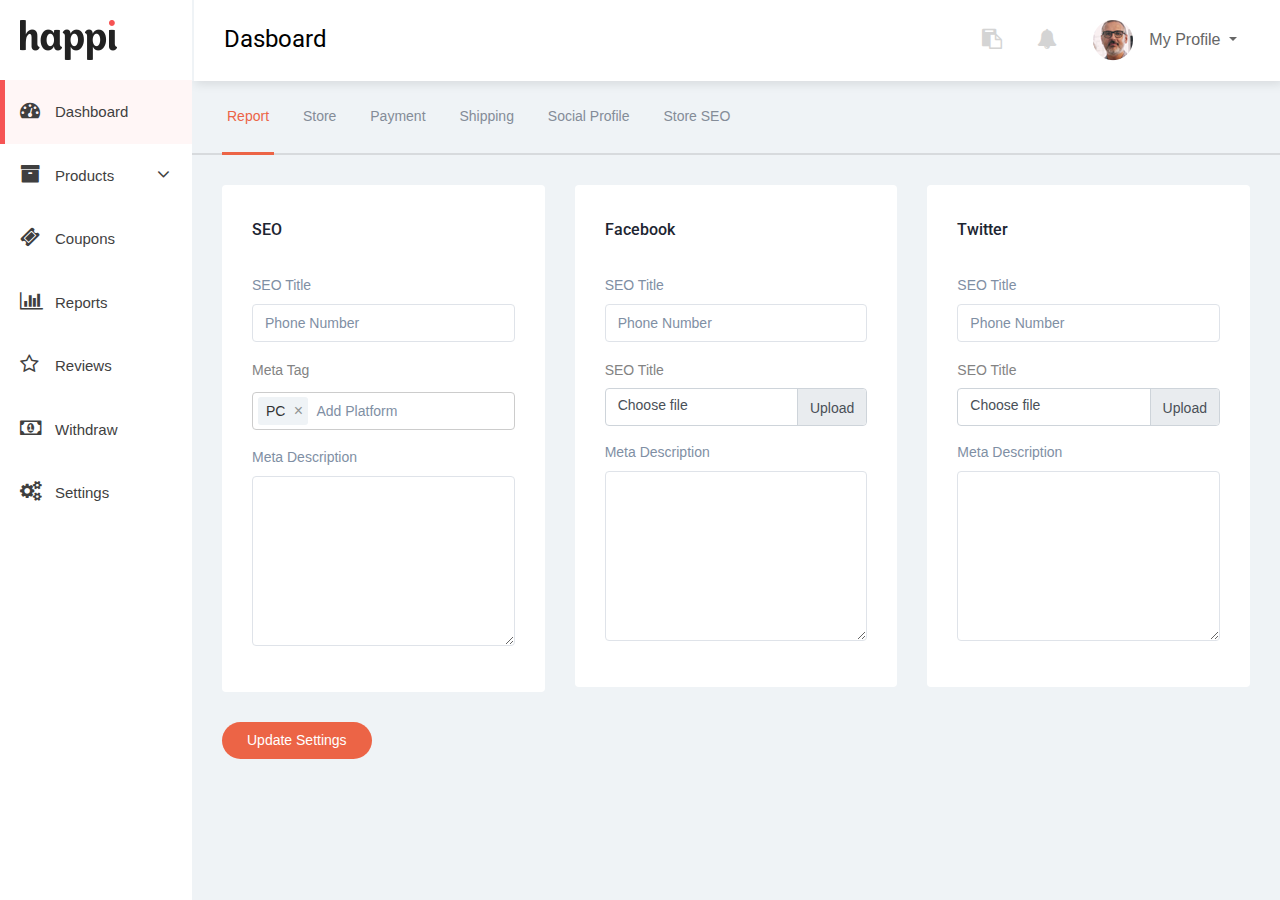
<file: store-seo.html>
<!DOCTYPE html>
<html lang="en">

<head>
    <meta charset="UTF-8">
    <meta http-equiv="X-UA-Compatible" content="IE=edge">
    <meta name="viewport" content="width=device-width, initial-scale=1">
    <meta name="description" content="">
    <meta name="keywords" content="">
    <!-- Page Title -->
    <title>Dokan HTML-5 HTML Template</title>
    <!--Fevicon-->
    <link rel="icon" href="assets/images/favicon.ico" type="image/x-icon" />
    <!-- Bootstrap CSS -->
    <link rel="stylesheet" href="assets/css/bootstrap.min.css">
    <!-- Font-Awesome CSS-->
    <link rel="stylesheet" href="assets/css/font-awesome.min.css">
    <!--Owl-Carousel CSS-->
    <link rel="stylesheet" href="assets/css/owl.carousel.min.css">
    <!--Nice Selecet CSS-->
    <link rel="stylesheet" href="assets/css/nice-select.css">
    <!-- Main Style CSS -->
    <link rel="stylesheet" href="assets/css/style.css">
    <!-- Responsive CSS -->
    <link rel="stylesheet" href="assets/css/responsive.css">
</head>

<body>

<div class="rox-dk-wrapper">
    <!--SideBar Area Start-->
    <div class="sidebar-area">
        <div class="sidebar-logo">
            <a href="index.html"><img src="assets/images/logo/logo" alt=""></a>
        </div>
        <div class="sidebar-menu">
            <ul>
                <li class="active"><a href="index.html"><i class="fa fa-tachometer" aria-hidden="true"></i><span>Dashboard</span></a></li>
                <li><a data-toggle="collapse" href="#product-all" role="button" aria-expanded="false" aria-controls="product-all"><i class="fa fa-archive" aria-hidden="true"></i><span>Products</span> <span class="btn-right"><i class="fa fa-angle-down" aria-hidden="true"></i></span></a></li>
                <div class="collapse multi-collapse" id="product-all">
                        <li><a href="product.html"><span>All Product</span> <i class="btn-right fa fa-check" aria-hidden="true"></i></a></li>
                        <li><a href="edit-product.html"><span>Edit Product</span> <i class="btn-right fa fa-pencil"></i></a></li>
                  </div>
                <li><a href="coupon.html"><i class="fa fa-ticket" aria-hidden="true"></i><span>Coupons</span></a></li>
                <li><a href="report.html"><i class="fa fa-bar-chart" aria-hidden="true"></i><span>Reports</span></a></li>
                <li><a href="review.html"><i class="fa fa-star-o" aria-hidden="true"></i><span>Reviews</span></a></li>
                <li><a href="#"><i class="fa fa-money" aria-hidden="true"></i><span>Withdraw</span></a></li>
                <li><a href="store-setting.html"><i class="fa fa-cogs" aria-hidden="true"></i><span>Settings</span></a></li>
            </ul>
        </div>
    </div>
    <!--SideBar Area End-->

    <!--Header Area Start-->
    <div class="header-area">
        <div class="page-title">
            <h2>Dasboard</h2>
        </div>
        <div class="header-right-content">
            <ul>
                <li>
                    <div class="btn-group">
                        <button type="button" class="btn dropdown-toggle toggle-icon-none" data-toggle="dropdown" aria-haspopup="true" aria-expanded="false">
                            <i class="fa fa-clipboard"></i>
                        </button>
                        <div class="dropdown-menu">
                            <a class="dropdown-item" href="#">Action</a>
                            <a class="dropdown-item" href="#">Another action</a>
                            <a class="dropdown-item" href="#">Something else here</a>
                            <div class="dropdown-divider"></div>
                            <a class="dropdown-item" href="#">Separated link</a>
                        </div>
                    </div>
                </li>

                <li>
                    <div class="btn-group">
                        <button type="button" class="btn dropdown-toggle toggle-icon-none" data-toggle="dropdown" aria-haspopup="true" aria-expanded="false">
                            <i class="fa fa-bell"></i>
                        </button>
                        <div class="dropdown-menu">
                            <a class="dropdown-item" href="#">Action</a>
                            <a class="dropdown-item" href="#">Another action</a>
                            <a class="dropdown-item" href="#">Something else here</a>
                            <div class="dropdown-divider"></div>
                            <a class="dropdown-item" href="#">Separated link</a>
                        </div>
                    </div>
                </li>

                <li>
                    <div class="profile-area">
                        <!-- Profile Area button -->
                        <div class="btn-group">
                            <button type="button" class="btn dropdown-toggle" data-toggle="dropdown" aria-haspopup="true" aria-expanded="false">
                                <img src="assets/images/profile-image/profile-img.png" alt=""> My Profile
                            </button>
                            <div class="dropdown-menu">
                                <a class="dropdown-item" href="#">Edit Profile</a>
                                <a class="dropdown-item" href="#">Activitied</a>
                                <a class="dropdown-item" href="#">Something else here</a>
                                <div class="dropdown-divider"></div>
                                <a class="dropdown-item" href="#">Sign Out</a>
                            </div>
                        </div>
                    </div>
                </li>
            </ul>
        </div>
    </div>

    <!--Store Settings Nav Menu start-->
    <div class="dokan-store-nav">
        <ul>
            <li class="active"><a href="report.html">Report</a></li>
            <li><a href="store-setting.html">Store</a></li>
            <li><a href="bank-transfar.html">Payment</a></li>
            <li><a href="shipping.html">Shipping</a></li>
            <li><a href="setting-social.html">Social Profile</a></li>
            <li><a href="store-seo.html">Store SEO</a></li>
        </ul>
    </div>
    <!--Store Settings Nav Menu End-->

    <div class="main-content">
        <div class="container-fluid">
            <div class="dokan-stor-settings">
                <!--Store Information start-->
                <div class="row">
                    <div class="col-lg-4">
                        <div class="dokan-stor-settings-content">
                            <form action="#">
                                <div class="dokan-store-title">
                                    <h3>SEO</h3>
                                </div>
                                <div class="form-group">
                                    <label for="phone">SEO Title</label>
                                    <input type="text" class="form-control" id="phone" aria-describedby="emailHelp" placeholder="Phone Number">
                                </div>
                                <div class="form-group custom-tag-add">
                                    <label for="exist-values"><p>Meta Tag</p>
                                        <input type="text" id="exist-values" class="tagged form-control" data-removeBtn="true" name="tag-2" value="PC" placeholder="Add Platform">
                                    </label>
                                </div>
                                <div class="form-group">
                                    <label for="exampleFormControlTextarea1">Meta Description</label>
                                    <textarea class="form-control" id="exampleFormControlTextarea1" rows="3"></textarea>
                                </div>
                            </form>
                        </div>
                    </div>
                    <div class="col-lg-4">
                        <div class="dokan-stor-settings-content">
                            <form action="#">
                                <div class="dokan-store-title">
                                    <h3>Facebook</h3>
                                </div>
                                <div class="form-group">
                                    <label for="phone">SEO Title</label>
                                    <input type="text" class="form-control" id="phone" aria-describedby="emailHelp" placeholder="Phone Number">
                                </div>
                                <div class="input-group social-upload mb-3">
                                    <p>SEO Title</p>
                                    <div class="custom-file">
                                        <input type="file" class="custom-file-input" id="inputGroupFile01" aria-describedby="inputGroupFileAddon01">
                                        <label class="custom-file-label" for="inputGroupFile01">Choose file</label>
                                    </div>
                                </div>
                                <div class="form-group">
                                    <label for="exampleFormControlTextarea1">Meta Description</label>
                                    <textarea class="form-control" id="exampleFormControlTextarea1" rows="3"></textarea>
                                </div>
                            </form>
                        </div>
                    </div>
                    <div class="col-lg-4">
                        <div class="dokan-stor-settings-content">
                            <form action="#">
                                <div class="dokan-store-title">
                                    <h3>Twitter</h3>
                                </div>
                                <div class="form-group">
                                    <label for="phone">SEO Title</label>
                                    <input type="text" class="form-control" id="phone" aria-describedby="emailHelp" placeholder="Phone Number">
                                </div>
                                <div class="input-group social-upload mb-3">
                                    <p>SEO Title</p>
                                    <div class="custom-file">
                                        <input type="file" class="custom-file-input" id="inputGroupFile01" aria-describedby="inputGroupFileAddon01">
                                        <label class="custom-file-label" for="inputGroupFile01">Choose file</label>
                                    </div>
                                </div>
                                <div class="form-group">
                                    <label for="exampleFormControlTextarea1">Meta Description</label>
                                    <textarea class="form-control" id="exampleFormControlTextarea1" rows="3"></textarea>
                                </div>
                            </form>
                        </div>
                    </div>
                </div>
                <!--Store Information End-->

                <div class="update-settings-btn">
                    <a href="#">Update Settings</a>
                </div>

            </div>
        </div>
    </div>



</div>






<!--Main js-->
<script src="assets/js/jquery-1.12.4.min.js"></script>
<!--Modernizer js-->
<script src="assets/js/modernizr-3.5.0.min.js"></script>
<!--Bootstrap popper js-->
<script src="assets/js/popper.min.js"></script>
<!--Bootstrap js-->
<script src="assets/js/bootstrap.min.js"></script>
<!--Owl-Carousel JS-->
<script src="assets/js/owl.carousel.min.js"></script>
<!--Parallax JS-->
<script src="assets/js/jquery.parallax-1.1.3.js"></script>
<!--Nice Select JS-->
<script src="assets/js/jquery.nice-select.min.js"></script>
<!--Custom js-->
<script src="assets/js/main.js"></script>
<script src="assets/js/custom-tag.js"></script>
</body>

</html>
</file>
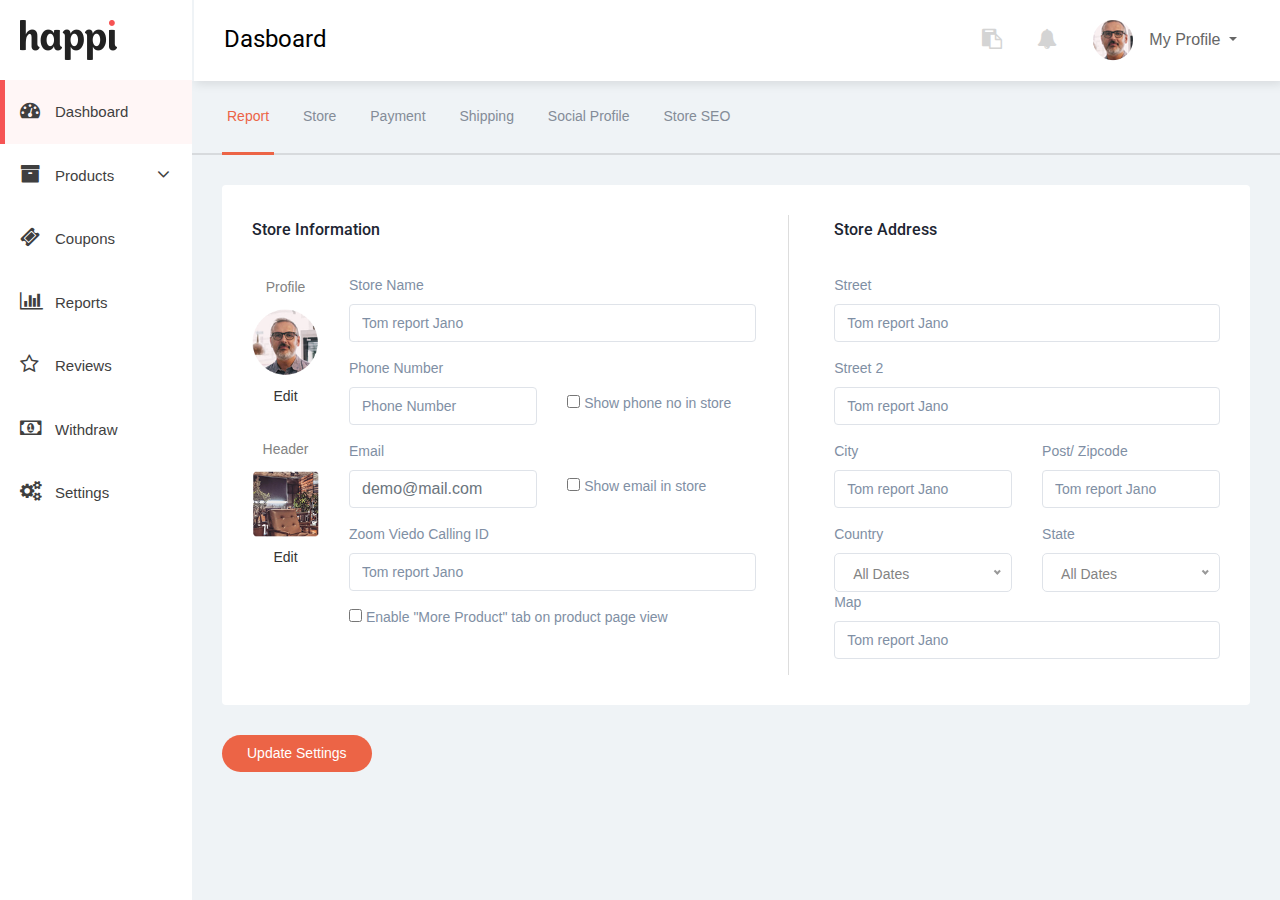
<file: store-setting.html>
<!DOCTYPE html>
<html lang="en">

<head>
    <meta charset="UTF-8">
    <meta http-equiv="X-UA-Compatible" content="IE=edge">
    <meta name="viewport" content="width=device-width, initial-scale=1">
    <meta name="description" content="">
    <meta name="keywords" content="">
    <!-- Page Title -->
    <title>Dokan HTML-5 HTML Template</title>
    <!--Fevicon-->
    <link rel="icon" href="assets/images/favicon.ico" type="image/x-icon" />
    <!-- Bootstrap CSS -->
    <link rel="stylesheet" href="assets/css/bootstrap.min.css">
    <!-- Font-Awesome CSS-->
    <link rel="stylesheet" href="assets/css/font-awesome.min.css">
    <!--Owl-Carousel CSS-->
    <link rel="stylesheet" href="assets/css/owl.carousel.min.css">
    <!--Nice Selecet CSS-->
    <link rel="stylesheet" href="assets/css/nice-select.css">
    <!-- Main Style CSS -->
    <link rel="stylesheet" href="assets/css/style.css">
    <!-- Responsive CSS -->
    <link rel="stylesheet" href="assets/css/responsive.css">
</head>

<body>

<div class="rox-dk-wrapper">
    <!--SideBar Area Start-->
    <div class="sidebar-area">
        <div class="sidebar-logo">
            <a href="index.html"><img src="assets/images/logo/logo" alt=""></a>
        </div>
        <div class="sidebar-menu">
            <ul>
                <li class="active"><a href="index.html"><i class="fa fa-tachometer" aria-hidden="true"></i><span>Dashboard</span></a></li>
                <li><a data-toggle="collapse" href="#product-all" role="button" aria-expanded="false" aria-controls="product-all"><i class="fa fa-archive" aria-hidden="true"></i><span>Products</span> <span class="btn-right"><i class="fa fa-angle-down" aria-hidden="true"></i></span></a></li>
                <div class="collapse multi-collapse" id="product-all">
                        <li><a href="product.html"><span>All Product</span> <i class="btn-right fa fa-check" aria-hidden="true"></i></a></li>
                        <li><a href="edit-product.html"><span>Edit Product</span> <i class="btn-right fa fa-pencil"></i></a></li>
                  </div>
                <li><a href="coupon.html"><i class="fa fa-ticket" aria-hidden="true"></i><span>Coupons</span></a></li>
                <li><a href="report.html"><i class="fa fa-bar-chart" aria-hidden="true"></i><span>Reports</span></a></li>
                <li><a href="review.html"><i class="fa fa-star-o" aria-hidden="true"></i><span>Reviews</span></a></li>
                <li><a href="#"><i class="fa fa-money" aria-hidden="true"></i><span>Withdraw</span></a></li>
                <li><a href="store-setting.html"><i class="fa fa-cogs" aria-hidden="true"></i><span>Settings</span></a></li>
            </ul>
        </div>
    </div>
    <!--SideBar Area End-->

    <!--Header Area Start-->
    <div class="header-area">
        <div class="page-title">
            <h2>Dasboard</h2>
        </div>
        <div class="header-right-content">
            <ul>
                <li>
                    <div class="btn-group">
                        <button type="button" class="btn dropdown-toggle toggle-icon-none" data-toggle="dropdown" aria-haspopup="true" aria-expanded="false">
                            <i class="fa fa-clipboard"></i>
                        </button>
                        <div class="dropdown-menu">
                            <a class="dropdown-item" href="#">Action</a>
                            <a class="dropdown-item" href="#">Another action</a>
                            <a class="dropdown-item" href="#">Something else here</a>
                            <div class="dropdown-divider"></div>
                            <a class="dropdown-item" href="#">Separated link</a>
                        </div>
                    </div>
                </li>

                <li>
                    <div class="btn-group">
                        <button type="button" class="btn dropdown-toggle toggle-icon-none" data-toggle="dropdown" aria-haspopup="true" aria-expanded="false">
                            <i class="fa fa-bell"></i>
                        </button>
                        <div class="dropdown-menu">
                            <a class="dropdown-item" href="#">Action</a>
                            <a class="dropdown-item" href="#">Another action</a>
                            <a class="dropdown-item" href="#">Something else here</a>
                            <div class="dropdown-divider"></div>
                            <a class="dropdown-item" href="#">Separated link</a>
                        </div>
                    </div>
                </li>

                <li>
                    <div class="profile-area">
                        <!-- Profile Area button -->
                        <div class="btn-group">
                            <button type="button" class="btn dropdown-toggle" data-toggle="dropdown" aria-haspopup="true" aria-expanded="false">
                                <img src="assets/images/profile-image/profile-img.png" alt=""> My Profile
                            </button>
                            <div class="dropdown-menu">
                                <a class="dropdown-item" href="#">Edit Profile</a>
                                <a class="dropdown-item" href="#">Activitied</a>
                                <a class="dropdown-item" href="#">Something else here</a>
                                <div class="dropdown-divider"></div>
                                <a class="dropdown-item" href="#">Sign Out</a>
                            </div>
                        </div>
                    </div>
                </li>
            </ul>
        </div>
    </div>

    <!--Store Settings Nav Menu start-->
    <div class="dokan-store-nav">
        <ul>
            <li class="active"><a href="report.html">Report</a></li>
            <li><a href="store-setting.html">Store</a></li>
            <li><a href="bank-transfar.html">Payment</a></li>
            <li><a href="shipping.html">Shipping</a></li>
            <li><a href="setting-social.html">Social Profile</a></li>
            <li><a href="store-seo.html">Store SEO</a></li>
        </ul>
    </div>
    <!--Store Settings Nav Menu End-->

    <div class="main-content">
    <div class="container-fluid">
        <div class="dokan-stor-settings">


            <!--Store Information start-->
            <div class="dokan-stor-settings-content">
                <form action="#">
                    <div class="row">
                        <div class="col-lg-7 dokan-custom-fild-partition">
                            <div class="dokan-store-title">
                                <h3>Store Information</h3>
                            </div>
                            <div class="row">
                                <div class="col-lg-2">
                                    <div class="dokan-stor-profile">
                                        <p>Profile</p>
                                        <img src="assets/images/store.png" alt="">
                                        <a href="#">Edit</a>
                                    </div>
                                    <div class="dokan-stgore-header">
                                        <p>Header</p>
                                        <img src="assets/images/settings.png" alt="">
                                        <a href="#">Edit</a>
                                    </div>
                                </div>
                                <div class="col-lg-9">
                                    <div class="dokan-custom-fild">
                                        <div class="form-group">
                                            <label for="name">Store Name</label>
                                            <input type="text" class="form-control" id="name" aria-describedby="emailHelp" placeholder="Tom report Jano">
                                        </div>
                                    </div>
                                    <div  class="row">
                                        <div class="col-lg-6">
                                            <div class="form-group">
                                                <label for="phone">Phone Number</label>
                                                <input type="text" class="form-control" id="phone" aria-describedby="emailHelp" placeholder="Phone Number">
                                            </div>
                                        </div>
                                        <div class="col-lg-6">
                                            <div class="dokan-custom-fild-checkbox checkbnox-mt-30">
                                                <input id="show" type="checkbox">
                                                <label for="show">Show phone no in store</label>
                                            </div>
                                        </div>
                                    </div>
                                    <div  class="row">
                                        <div class="col-lg-6">
                                            <div class="form-group">
                                                <label for="email">Email</label>
                                                <input type="email" class="form-control" id="email" aria-describedby="emailHelp" placeholder="demo@mail.com">
                                            </div>
                                        </div>
                                        <div class="col-lg-6">
                                            <div class="dokan-custom-fild-checkbox checkbnox-mt-30">
                                                <input id="emshow" type="checkbox">
                                                <label for="emshow">Show email in store</label>
                                            </div>
                                        </div>
                                    </div>
                                    <div class="form-group">
                                        <label for="zoom">Zoom Viedo Calling ID</label>
                                        <input type="text" class="form-control" id="zoom"  placeholder="Tom report Jano">
                                    </div>
                                    <div class="dokan-custom-fild-checkbox">
                                        <input id="enablr" type="checkbox">
                                        <label for="enablr">Enable "More Product" tab on product page view</label>
                                    </div>
                                </div>
                            </div>
                        </div>
                        <div class="col-lg-5">
                            <div class="dokan-store-title">
                                <h3>Store Address</h3>
                            </div>

                            <div class="form-group">
                                <label for="street">Street</label>
                                <input type="text" class="form-control" id="street" aria-describedby="emailHelp" placeholder="Tom report Jano">
                            </div>

                            <div class="form-group">
                                <label for="street2">Street 2</label>
                                <input type="text" class="form-control" id="street2" aria-describedby="emailHelp" placeholder="Tom report Jano">
                            </div>

                            <div class="row">
                                <div class="col-lg-6">
                                    <div class="form-group">
                                        <label for="city">City</label>
                                        <input type="text" class="form-control" id="city" aria-describedby="emailHelp" placeholder="Tom report Jano">
                                    </div>
                                </div>
                                <div class="col-lg-6">
                                    <div class="form-group">
                                        <label for="post">Post/ Zipcode</label>
                                        <input type="text" class="form-control" id="post" aria-describedby="emailHelp" placeholder="Tom report Jano">
                                    </div>
                                </div>

                                <div class="col-lg-6">
                                    <div class="for-date-filter">
                                        <label>Country</label>
                                        <select>
                                            <option data-display="All Dates">Country</option>
                                            <option value="1">Some option</option>
                                            <option value="2">Another option</option>
                                            <option value="3" disabled>A disabled option</option>
                                            <option value="4">Potato</option>
                                        </select>
                                    </div>
                                </div>
                                <div class="col-lg-6">
                                    <div class="for-date-filter">
                                        <label>State</label>
                                        <select>
                                            <option data-display="All Dates">State</option>
                                            <option value="1">Some option</option>
                                            <option value="2">Another option</option>
                                            <option value="3" disabled>A disabled option</option>
                                            <option value="4">Potato</option>
                                        </select>
                                    </div>
                                </div>
                            </div>

                            <div class="form-group">
                                <label for="zoom">Map</label>
                                <input type="text" class="form-control" id="zoom" aria-describedby="emailHelp" placeholder="Tom report Jano">
                            </div>
                        </div>
                    </div>
                </form>
            </div>
            <!--Store Information End-->

            <div class="update-settings-btn">
                <a href="#">Update Settings</a>
            </div>

        </div>
    </div>
    </div>

</div>






<!--Main js-->
<script src="assets/js/jquery-1.12.4.min.js"></script>
<!--Modernizer js-->
<script src="assets/js/modernizr-3.5.0.min.js"></script>
<!--Bootstrap popper js-->
<script src="assets/js/popper.min.js"></script>
<!--Bootstrap js-->
<script src="assets/js/bootstrap.min.js"></script>
<!--Owl-Carousel JS-->
<script src="assets/js/owl.carousel.min.js"></script>
<!--Parallax JS-->
<script src="assets/js/jquery.parallax-1.1.3.js"></script>
<!--Nice Select JS-->
<script src="assets/js/jquery.nice-select.min.js"></script>
<!--Custom js-->
<script src="assets/js/main.js"></script>
</body>

</html>
</file>
<file: assets/css/nice-select.css>
.nice-select {
  -webkit-tap-highlight-color: transparent;
  background-color: #fff;
  border-radius: 5px;
  border: solid 1px #e8e8e8;
  box-sizing: border-box;
  clear: both;
  cursor: pointer;
  display: block;
  float: left;
  font-family: inherit;
  font-size: 14px;
  font-weight: normal;
  height: 42px;
  line-height: 40px;
  outline: none;
  padding-left: 18px;
  padding-right: 30px;
  position: relative;
  text-align: left !important;
  -webkit-transition: all 0.2s ease-in-out;
  transition: all 0.2s ease-in-out;
  -webkit-user-select: none;
     -moz-user-select: none;
      -ms-user-select: none;
          user-select: none;
  white-space: nowrap;
  width: auto; }
  .nice-select:hover {
    border-color: #dbdbdb; }
  .nice-select:active, .nice-select.open, .nice-select:focus {
    border-color: #999; }
  .nice-select:after {
    border-bottom: 2px solid #999;
    border-right: 2px solid #999;
    content: '';
    display: block;
    height: 5px;
    margin-top: -4px;
    pointer-events: none;
    position: absolute;
    right: 12px;
    top: 50%;
    -webkit-transform-origin: 66% 66%;
        -ms-transform-origin: 66% 66%;
            transform-origin: 66% 66%;
    -webkit-transform: rotate(45deg);
        -ms-transform: rotate(45deg);
            transform: rotate(45deg);
    -webkit-transition: all 0.15s ease-in-out;
    transition: all 0.15s ease-in-out;
    width: 5px; }
  .nice-select.open:after {
    -webkit-transform: rotate(-135deg);
        -ms-transform: rotate(-135deg);
            transform: rotate(-135deg); }
  .nice-select.open .list {
    opacity: 1;
    pointer-events: auto;
    -webkit-transform: scale(1) translateY(0);
        -ms-transform: scale(1) translateY(0);
            transform: scale(1) translateY(0); }
  .nice-select.disabled {
    border-color: #ededed;
    color: #999;
    pointer-events: none; }
    .nice-select.disabled:after {
      border-color: #cccccc; }
  .nice-select.wide {
    width: 100%; }
    .nice-select.wide .list {
      left: 0 !important;
      right: 0 !important; }
  .nice-select.right {
    float: right; }
    .nice-select.right .list {
      left: auto;
      right: 0; }
  .nice-select.small {
    font-size: 12px;
    height: 36px;
    line-height: 34px; }
    .nice-select.small:after {
      height: 4px;
      width: 4px; }
    .nice-select.small .option {
      line-height: 34px;
      min-height: 34px; }
  .nice-select .list {
    background-color: #fff;
    border-radius: 5px;
    box-shadow: 0 0 0 1px rgba(68, 68, 68, 0.11);
    box-sizing: border-box;
    margin-top: 4px;
    opacity: 0;
    overflow: hidden;
    padding: 0;
    pointer-events: none;
    position: absolute;
    top: 100%;
    left: 0;
    -webkit-transform-origin: 50% 0;
        -ms-transform-origin: 50% 0;
            transform-origin: 50% 0;
    -webkit-transform: scale(0.75) translateY(-21px);
        -ms-transform: scale(0.75) translateY(-21px);
            transform: scale(0.75) translateY(-21px);
    -webkit-transition: all 0.2s cubic-bezier(0.5, 0, 0, 1.25), opacity 0.15s ease-out;
    transition: all 0.2s cubic-bezier(0.5, 0, 0, 1.25), opacity 0.15s ease-out;
    z-index: 9; }
    .nice-select .list:hover .option:not(:hover) {
      background-color: transparent !important; }
  .nice-select .option {
    cursor: pointer;
    font-weight: 400;
    line-height: 40px;
    list-style: none;
    min-height: 40px;
    outline: none;
    padding-left: 18px;
    padding-right: 29px;
    text-align: left;
    -webkit-transition: all 0.2s;
    transition: all 0.2s; }
    .nice-select .option:hover, .nice-select .option.focus, .nice-select .option.selected.focus {
      background-color: #f6f6f6; }
    .nice-select .option.selected {
      font-weight: bold; }
    .nice-select .option.disabled {
      background-color: transparent;
      color: #999;
      cursor: default; }

.no-csspointerevents .nice-select .list {
  display: none; }

.no-csspointerevents .nice-select.open .list {
  display: block; }
</file>
<file: assets/css/style.css>
@import url( 'https://fonts.googleapis.com/css?family=Roboto:400,400i,500,500i,700,700i,900,900i');
/* ===================================================
    Author       : Cloud 
    Template Name: Ecommerce - HTML Template
    Tags: Ecommerce, Multipurpose,HTML Ecommerce 
    Version      : 1.0.0
======================================================*/

/*==================================================
    // Table Of Content

    01. Global CSS Settings
        1.1 Default css 
        1.2 Typhography 
        1.3 Global css class
    02. css3 property all cross browser support 
        2.1 Transition 
        2.2 Border-radius
        2.3 Transaform
    03. Header
        3.1 
        3.2
    04. Hero Slider
        4.1 Slider one


====================================================*/
/*==================================================
            Global  CSS Settings
====================================================*/
/*
    Default css setting
*/
body {
    font-family: 'Raleway', sans-serif;
    padding: 0;
    margin: 0;
    color: #838383;
    font-size: 14px;
}
.btn:focus,
.button:focus,
a,
a:focus,
a:hover,
button,
button:focus,
button:hover,
input,
textarea {
    outline: none;
    text-decoration: none;
}
.form-control:focus {
    box-shadow: none;
}
.form-control {
    border: 1px solid #DFE3E9;
}

img {
    height: auto;
    max-width: 100%;
}

li,
ol,
ul {
    padding: 0;
    margin: 0;
    list-style: none;
}
.btn.focus,
.btn:focus {
    outline: 0;
    box-shadow: none;
}

/*================================================
            Typhography Settings
==================================================*/
h1,
h2,
h3,
h4,
h5,
h6 {
    font-family: 'Roboto', sans-serif;
    padding: 0;
    margin: 0;
}

h1 {
    font-size: 60px;
    line-height: 70px;
}

h2 {
    font-size: 30px;
    line-height: 40px;
}

h3 {
    font-size: 18px;
    line-height: 30px;
}

h4 {
    font-size: 16px;
    line-height: 28px;
}

h5 {
    font-size: 15px;
    line-height: 26px;
}

p {
    margin: 0;
    padding: 0;
    color: #838383;
    font-size: 14px;
    font-weight: 400;
    line-height: 24px;
    font-family: 'Raleway', sans-serif;
    -webkit-font-smoothing: antialiased;
}
label {
    font-size: 14px;
    color: #7F8FA4;
}

/*===================================================
        Global css class
=====================================================*/
.bg-1 {
    background: #fafafa;
}

.bg-2 {
    background: #000;
}

.section-padding {
    padding: 80px 0;
}

.section-title-padding {
    padding-bottom: 6px;
}

.sort-section-padding {
    padding: 60px 0;
}

.background-image {
    background-size: cover;
    background-repeat: no-repeat;
    background-size: cover;
}

/*===================================================
        css3 property all cross browser support           
=====================================================*/
/*
    All Transition settings
*/

{
    -webkit-transition: all 0.4s linear;
    -moz-transition: all 0.4s linear;
    -ms-transition: all 0.4s linear;
    -o-transition: all 0.4s linear;
    transition: all 0.4s linear;
}

/*
    All Border-Radius settings 30px
*/

{
    -webkit-border-radius: 30px;
    -moz-border-radius: 30px;
    -ms-border-radius: 30px;
    -o-border-radius: 30px;
    border-radius: 30px;
}

/*
    All Border-Radius settings 50%
*/

{
    -webkit-border-radius: 30px;
    -moz-border-radius: 30px;
    -ms-border-radius: 30px;
    -o-border-radius: 30px;
    border-radius: 30px;
}

/*
    All TranslateY settings 50%
*/
{
    -webkit-transform: translateY(-50%);
    -moz-transform: translateY(-50%);
    -ms-transform: translateY(-50%);
    -o-transform: translateY(-50%);
    transform: translateY(-50%);
}

/*
    All translateX settings 50%
*/
{
    -webkit-transform: translateY(-50%);
    -moz-transform: translateY(-50%);
    -ms-transform: translateY(-50%);
    -o-transform: translateY(-50%);
    transform: translateY(-50%);
}

/*
    box-show setting 1
*/
{
    -webkit-box-shadow: 1px 3px 2px 4px #ff000;
    -moz-box-shadow: 1px 3px 2px 4px #ff000;
    -ms-box-shadow: 1px 3px 2px 4px #ff000;
    -o-box-shadow: 1px 3px 2px 4px #ff000;
    box-shadow: 1px 3px 2px 4px #ff000;
}

/*
	opacity 0
*/
{
    -webkit-opacity: 0;
    -moz-opacity: 0;
    -ms-opacity: 0;
    -o-opacity: 0;
    opacity: 0;
}

/*
	opacity 1
*/
{
    -webkit-opacity: 1;
    -moz-opacity: 1;
    -ms-opacity: 1;
    -o-opacity: 1;
    opacity: 1;
}

/*SideBar Area*/

body {
    background: #eff3f6;
}

.rox-dk-wrapper {
    position: relative;
    display: block;
    width: 100%;
    float: left;
    padding-left: 15%;
    overflow: hidden;
}

.sidebar-area {
    background: #fff;
    width: 15%;
    height: 100%;
    float: left;
    position: fixed;
    display: block;
    left: 0;
}

.header-area {
    width: 100%;
    background: #fff;
    box-shadow: 3px 3px 10px rgba(0, 0, 0, .10);
    display: flex;
    justify-content: space-between;
    padding: 12px 30px;
    border-left: 2px solid #eff3f6;
}

.sidebar-logo {
    padding: 20px;
}

.sidebar-menu ul {
    margin: 0;
    padding: 0;
    list-style: none;
}

.sidebar-menu ul li {
    display: block;
    position: relative;
    z-index: 1;
    transition: 0.3s;
}

.sidebar-menu li a {
    font-size: 15px;
    display: block;
    color: #3f3f3f;
    padding: 20px;
    transition: 0.3s;
}

.sidebar-menu li i {
    margin-right: 15px;
    font-size: 20px;
    height: 20px;
    width: 20px;
}
.sidebar-menu li:hover {
    background: #fff6f6;
}
.sidebar-menu ul li:after {
    position: absolute;
    content: "";
    left: -10px;
    top: 0;
    width: 0;
    transition: 0.3s;
}
.sidebar-menu ul li:hover:after {
    position: absolute;
    content: "";
    left: 0;
    top: 0;
    width: 5px;
    height: 100%;
    background: #f65454;
}
.sidebar-menu li a:hover {
    color: #f65454;
}

.sidebar-menu ul li.active {
    background: #fff6f6;
}
.sidebar-menu ul li.active:after {
    position: absolute;
    content: "";
    left: 0;
    top: 0;
    width: 5px;
    height: 100%;
    background: #f65454;
    transition: 0.3s;
}

.header-right-content ul {
    margin: 0;
    padding: 0;
    list-style: none;
}

.header-right-content li {
    display: inline-block;
    padding-left: 5px;
}

.page-title h2 {
    font-size: 24px;
    color: #000;
    font-weight: 400;
    line-height: 2.3;
}

.header-right-content button i {
    color: #d4d4d4;
    font-size: 20px;
}
.header-area .modal-header {
    border-bottom: navajowhite;
}

.header-area {}

.header-area .modal-content {
    padding: 15px;
}

.header-right-content button {
    background: transparent;
}
.toggle-icon-none.dropdown-toggle:after {
    display: none;
}

.btn-group img {
    padding-right: 10px;
}

.profile-area button {
    color: #666;
    font-size: 16px;
}

.main-content {
    overflow: hidden;
}

.single-earning-area-wrapper {
    background: #fff;
    text-align: center;
    border: 1px solid #e6eaee;
    border-radius: 5px;
}

.single-earning-area-wrapper.sales span {
    background: #1bb934;
}

.single-earning-area-wrapper.earning span {
    background: #4695d9;
}

.single-earning-area-wrapper.earning .single-earning-area p {
    color: #4695d9;
}

.single-earning-area-wrapper.page-view span {
    background: #f2a80a;
}

.single-earning-area-wrapper.page-view .single-earning-area p {
    color: #f2a80a;
}

.single-earning-area-wrapper.order span {
    background: #fc565e;
}

.single-earning-area-wrapper.order .single-earning-area p {
    color: #fc565e;
}

.single-earning-area {
    padding: 30px;
}

.single-earning-area h2 {
    font-size: 30px;
    font-weight: 400;
    color: #000;
    margin-bottom: 10px;
}

.single-earning-area p {
    color: #21bb39;
    text-transform: uppercase;
}

.incress-or-decrease {
    padding: 20px;
    background: #f5f8fa;
    border-top: 1px solid #e6eaee;
    border-radius: 0 0 5px 5px;
}

.incress-or-decrease p {
    color: #333;
    font-weight: 600;
    font-size: 12px;
}

.incress-or-decrease i {
    color: #fff;
}
.incress-or-decrease .fa-caret-up {
    display: block;
    margin-top: 2px;
}
.main-content {
    padding: 30px 15px;
}

.incress-or-decrease p span {
    width: 17px;
    height: 17px;
    background: #f2a80a;
    display: inline-block;
    line-height: 18px;
    border-radius: 50%;
    margin-right: 10px;
}

/*======================
Chart Area Style
=======================*/
.chart-area {
    margin-top: 35px;
}

.single-dashboard-item {
    background: #fff;
    border: 1px solid #ecedf0;
    border-radius: 5px;
    margin-bottom: 35px;
}

.dashboard-title-style {
    display: flex;
    justify-content: space-between;
    border-bottom: 1px solid #ecedf0;
    padding: 20px 30px;
}

.dashboard-title-style h4 span {
    padding-right: 10px;
    color: #5c5c5c;
}

.dashboard-title-style h4 {
    color: #1d2531;
    font-size: 16px;
    font-weight: 500;
}

.dashboard-title-style a {
    font-size: 14px;
    display: inline-block;
    color: #f65454;
    font-weight: 600;
    line-height: 1.9;
}

.single-dashboard-contet {
    padding: 20px 30px;
    min-height: 225px;
    /*Please remove  "min-height" style, when you add Chart content */
}

.chart-color-wrapper {
    display: flex;
}

span.color-indicate {
    width: 20px;
    height: 20px;
    background: #d6dbdf;
    display: inline-block;
    margin-right: 10px;
    border-radius: 50%;
    margin-bottom: -4px;
}

span.color-indicate.sales-color {
    background: #f65454;
}

.chart-color-indicate {
    margin-left: 30px;
}

.single-dashboard-table-content li a {
    display: block;
    padding: 10px 30px;
    color: #333c48;
    font-size: 14px;
    text-transform: capitalize;
    font-weight: 500;
    transition: 0.3s;
}
.single-dashboard-table-content li a:hover {
    color: #fc565e;
}

.single-dashboard-table-content li span {
    float: right;
}
.single-dashboard-table-content li:nth-child(even) {
    background: #f5f8fa;
}
.product-main-information {
    background: #fff;
    padding: 30px;
    border-radius: 4px;
}
/*===========================
    Product Page Style
=============================*/
.filter-catagory-search-area {
    display: flex;
}

.product-area-right-content {
    display: flex;
    justify-content: space-between;
}

.all-product-area {
    background: #fff;
    border: 1px solid #E6EAEE;
    border-radius: 4px;
}

.product-search-area input[type=search] {
    background: #f2f4f7;
    border: none;
    padding: 0 40px 0 15px;
    position: relative;
    color: #666666;
    text-transform: capitalize;
    height: 52px;
    border-radius: 4px;
}
.product-search-area button {
    position: absolute;
    right: 15px;
    top: -3px;
    width: 42px;
    display: inline-block;
    height: 100%;
    background: transparent;
    border: none;
    cursor: pointer;
    color: #f65d5e;
}

.filter-menu-area ul li a {
    font-size: 14px;
    color: #7f8fa4;
    margin-top: 10px;
    transition: 0.3s;
}
.nav-link.active {
    color: #ec6446;
}

.filter-menu-area li {
    margin-right: 13px;
}

.filter-catagory-search-area .nice-select {
    border: none;
    margin-top: 8px;
}

.product-filter-area {
    padding: 10px 20px;
}
/* product table desing*/
.single-product-title h3 {
    font-size: 14px;
    font-weight: 400;
    color: #7f8fa4;
}
.product-list {
    background: #f5f8fa;
    padding: 5px 15px;
    border-top: 1px solid #e7e9ed;
    border-bottom: 1px solid #e7e9ed;
}
.product-img {
    width: 25px;
    float: left;
    margin-right: 5px;
}

.single-product-item-common-style-class {
    overflow: hidden;
}
.single-product-item-common-style-class a {
    color: #333C48;
    font-size: 14px;
    display: block;
    margin-top: 3px;
    transition: .3s;
}
.single-product-item-common-style-class a:hover {
    color: #ec6446;
}
.review-checkbox {
    margin-top: 3px;
}
.single-product-item-common-style-class h3 {
    float: left;
}

.single-product-item-common-style-class h3 a {
    font-size: 14px;
    color: #333c48;
    font-weight: 500;
    margin-top: -3px;
}

.single-product-item-common-style-class p {
    font-size: 13px;
    color: #333c48;
    font-weight: 500;
    line-height: 26px;
}

span.status.online {
    color: #3dc054;

}
span.status.pending {
    color: #ffba00;

}
span.status.offline {
    color: #f65a5a;

}
span.status {
    padding-right: 5px;
}
.single-product-item-common-style-class span {
    color: #7f8fa4;
    font-weight: 400;
}
.product-list-inner {
    padding: 15px;
    border-bottom: 1px solid #e7e9ed;
}
.product-pagination-area {
    padding: 15px 30px;
}

button.pagination-button {
    background: transparent;
    border: 1px solid #d5d7df;
    width: 30px;
    height: 30px;
    cursor: pointer;
    color: #666;
}

.pagination-inner {
    display: flex;
    justify-content: space-between;
    width: 100%;
}

.pagination-inner p {
    margin-top: 2px;
}

/***********************************************************************************
                                Rashed CSS
***********************************************************************************/

/*===========================
    Product Page Style
=============================*/
.dokan-store-nav {
    overflow: hidden;
}

.dokan-store-nav ul {
    border-bottom: 2px solid #d7dadd;
    display: block;
    padding-left: 20px;
}

.dokan-store-nav li {
    display: inline-block;
}

.dokan-store-nav li a {
    padding: 25px 5px;
    margin: 0 10px;
    display: block;
    color: #848c98;
    position: relative;
    z-index: 99;
}

.dokan-store-nav li.active a {
    color: #ec6446;
    border-bottom: 3px solid #ec6446;
    margin-bottom: -2px;
}

.dokan-stor-settings .dokan-stor-settings-content {
    background: #fff;
    padding: 30px;
    margin-bottom: 30px;
    border-radius: 4px;
}

.dokan-store-title h3 {
    color: #1d2531;
    font-size: 16px;
    margin-bottom: 30px;
}

.dokan-store-title img {
    margin-bottom: 30px;
}

.checkbnox-mt-30 {
    margin-top: 35px;
}
.checkbnox-mb-30 {
    margin-bottom: 30px;
}

.dokan-stor-profile {
    text-align: center;
    margin-bottom: 30px;
}

.dokan-stor-profile a {
    display: block;
    color: #333;
}
.dokan-stor-profile img {
    margin: 10px 0;
}

.dokan-stgore-header {
    text-align: center;
}

.dokan-stgore-header img {
    margin: 10px 0;
}

.dokan-stgore-header a {
    display: block;
    color: #333;
}

.dokan-stgore-header img {
    margin: 10px 0;
}

.dokan-custom-fild-partition {
    position: relative;
    z-index: 999;
}
.dokan-custom-fild-partition:after {
    width: 100%;
    height: 100%;
    position: absolute;
    content: "";
    top: 0;
    left: -30px;
    border-right: 1px solid #ddd;
    z-index: -1;
}

.for-date-filter label {
    display: block;
}
.for-date-filter {
    margin-bottom: 15px;
}




.update-btn {
    text-align: right;
}
.update-settings-btn a {
    display: inline-block;
    padding: 8px 25px;
    border-radius: 50px;
    background: #ec6446;
    color: #fff;
    font-size: 14px;
}

.dokan-social span.input-group-text {
    width: 40px;
    text-align: center !important;
    color: #fff;
}

.dokan-social span.social-tw {
    background: #1DADEA;
}
.dokan-social span.social-in {
    background: #1275B1;
}
.dokan-social span.social-fb {
    background: #4A69A8;
}
.dokan-social span.social-yu {
    background: #FA2B30;
}
.dokan-social span.social-gp {
    background: #DA5148;
}
.dokan-social span.social-gr {
    background: #EB0C27;
}
.dokan-social span.social-pn {
    background: #BB0F22;
}
.dokan-social span.social-fr {
    background: #FC1685;
}

.dokan-social label {
    display: block;
    width: 100%;
}

.dokan-social {
    margin-bottom: 30px !important;
    border-radius: 5px !important;
    overflow: hidden;
}

.dokan-social span {
    border-radius: 5px 0 0 5px !important;
    border: none !important;
}

.dokan-stor-settings-content textarea {
    height: 170px;
}

/*For custom tag style*/
*,
*:after,
*:before {
    box-sizing: border-box;
}
.tags-container {
    display: flex;
    flex-flow: row wrap;
    width: 100%;
    min-height: 34px;
    padding: 2px 5px;
    font-size: 14px;
    line-height: 1.6;
    background-color: transparent;
    border: 1px solid #ccc;
    border-radius: 4px;
    overflow: hidden;
    word-wrap: break-word;
}
input.tag-input {
    flex: 3;
    border: 0;
    outline: 0;

}
.tag {
    position: relative;
    margin: 2px 6px 2px 0;
    padding: 3px 20px 3px 8px;
    font-size: inherit;
    font-weight: 400;
    text-align: center;
    color: #333;
    background-color: #EFF3F6;
    border-radius: 3px;
    transition: background-color 0.3s ease;
    cursor: default;
}
.tag:first-child {
    margin-left: 0;
}
.tag--marked {
    background-color: #6fadd7;
}
.tag--exists {
    background-color: #edb5a1;
    animation: shake 1s linear;
}
.tag__name {
    margin-right: 3px;
}
.tag__remove {
    position: absolute;
    right: 0;
    bottom: 0;
    width: 20px;
    height: 100%;
    padding: 0 5px;
    font-size: 16px;
    font-weight: 400;
    transition: opacity 0.3s ease;
    opacity: 0.5;
    cursor: pointer;
    border: 0;
    background-color: transparent;
    color: #333;
    line-height: 1;
}
.tag__remove:hover {
    opacity: 1;
}
.tag__remove:focus {
    outline: 5px auto #fff;
}
@keyframes shake {
    0%,
    100% {
        transform: translate3d(0, 0, 0);
    }
    10%,
    30%,
    50%,
    70%,
    90% {
        transform: translate3d(-5px, 0, 0);
    }
    20%,
    40%,
    60%,
    80% {
        transform: translate3d(5px, 0, 0);
    }
}

.form-group.custom-tag-add label {
    width: 100%;
}
.form-group.custom-tag-add {
    margin-bottom: 9px;
}
.form-group.custom-tag-add p {
    margin-bottom: 10px;
}
/*For custom tag style*/
.social-upload .custom-file-input:lang(en)~.custom-file-label::after {
    content: "Upload";
    line-height: 1.9;
}

.social-upload p {
    display: block;
    width: 100%;
    margin-bottom: 6px;
}
.input-group > .custom-file:not(:first-child) .custom-file-label {
    border-top-left-radius: 4px;
    border-bottom-left-radius: 4px;
}

/*Bank Transfar*/

.transfar-txt {
    margin-bottom: 30px;
}

/*Shipping*/
.nice-select {
    width: 100%;
    border: 1px solid #DFE3E9;
    height: 39px;
}
.shipping-divider {
    width: 100%;
    height: 1px;
    background: #ddd;
    margin: 30px 0;
}

.transparent-btn a {
    color: #999;
    padding: 8px 25px;
    border-radius: 50px;
    border: 1px solid #999;
    display: inline-block;
}
.shipping-switch-btn {
    text-align: right;
}
.transparent-btn {
    display: inline-block;
}
.shipping-area-button a:first-child {
    margin-right: 20px;
}

.sales-report {
    background: #fff;
    padding: 20px;
    margin-bottom: 30px;
    border-radius: 4px;
}

.sales-report h2 {
    font-size: 30px;
    font-weight: 400;
    color: #354052;
    margin-bottom: 10px;
    -webkit-font-smoothing: antialiased;
}

.sales-report i {
    color: #C5C5C5;
    margin-right: 15px;
    font-size: 22px;
    margin-bottom: 0;
    display: inline-block;
    overflow: hidden;
}

span.desc {
    text-transform: uppercase;
    font-size: 14px;
    font-weight: 300;
    color: #848C98;
}

.action-slect-style .nice-select {
    border: none;
    width: auto;
    margin-left: 25px;
}
.coupon-code-text h3 {
    font-size: 16px;
    color: #333C48;
    border: 1px dashed #E7E9ED;
    padding: 2px 15px;
    font-weight: 400;
    text-align: center;
    cursor: copy;
}
.coupon-page-style .single-product-item-common-style-class {
    margin-top: 7px;
}
.coupon-code-text {
    margin-top: 3px;
}
.all-product-area.coupon-page-style {
    border-top: none;
}
.page-title {
    display: inherit;
}

.page-title .update-settings-btn.title-btn-style {
    margin-left: 20px;
    margin-top: 7px;
}

.price-and-action-btn label {
    display: block;
    width: 100%;

}

.price-and-action-btn .input-group {
    width: 24%;
    float: left;
    margin-right: 10px;
}
.add-product-button {
    display: flex;
    float: right;
    margin-top: 30px;
}

.add-product-button a {
    font-size: 12px;
    margin-left: 5px;
    padding: 8px 12px;
}
.single-product-add p {
    color: #7F8FA4;
    font-size: 13px;
}

.single-product-add p i {
    padding-right: 5px;
}
.add-image input {
    border: 1px solid #ddd;
    height: 250px;
}
input[type=text]::placeholder,
textarea::placeholder {
    font-size: 14px;
    color: #7F8FA4;
    font-weight: 300;
}
.image-uploade-style {
    margin-top: 53px;
}

.image-uploade-style input {
    border-radius: 4px;
}
.input-group label {
    display: block;
    width: 100%;
}
.input-group-text {
    background: transparent;
    border-radius: 5px;
}
/ Edit Product Page /
.product-main-information {
    background: #fff;
    padding: 30px;
    border-radius: 4px;
}
.inventory-area .card-header {
    background: transparent;
    border: none;
    padding: 0 0 30px;
}
.inventory-area .card-body {
    padding: 0;
}

.inventory-area {
    margin-top: 30px;
    border: 1px solid #E7E9ED;
    padding: 30px;
    background: #fff;
    border-radius: 4px;
}
.card-header button {
    color: #1D2531;
    padding: 0;
    font-size: 16px;
}
.inventory-area .card {
    border: none;
}
.accept-checked p {
    display: inline-block;
    color: #7F8FA4;
}

.accept-checked input {
    margin-right: 5px;
}

.accept-checked {
    margin-bottom: 30px;
}
p.shipping-same-text {
    margin-top: 20px;
    color: #7F8FA4;
    font-size: 14px;
}
.main-information .input-group {
    margin: 15px 0;
}
.card-header button span {
    position: absolute;
    right: 0;
}
.form-action-area {
    margin-top: 30px;
}

.form-action-area .update-settings-btn {
    float: right;
}
.btn-right {
    position: absolute;
    right: 0;
    
}
div#product-all {
    padding-left: 34px;
}
.btn-right {
    font-size: 12px;  
}
</file>
<file: assets/css/responsive.css>
/* ===================================================
    Author       : Cloud Software Solution
    Template Name: Ecommerce - HTML Template
    Tags: Ecommerce, Admin HTML-5 Templete, Multipurpose,HTML Ecommerce, Admin HTML-5 Templete 
    Version      : 1.0.0
======================================================*/

/* Responsive Code */
@media (max-width: 768px) {
    .main-content {
        padding: 15px 0;
    }
    .sidebar-menu > ul > li > a > span {
        display: none;
    }
    .sidebar-menu > ul > li > a {
        text-align: center;
    }
    .sidebar-logo {
        padding: 19px 7px 7px;
        height: 57px;
    }
    div#product-all {
        padding-left: 0;
    }
    div#product-all span {
        display: none;
    }
    .single-earning-area-wrapper {
        margin-bottom: 10px;
    }
    .header-area {
        padding: 0 10px;
    }
    .page-title h2 {
        font-size: 16px;
        line-height: 1.3;
        margin-top: 20px;
    }
    .header-right-content .btn {
        padding: 0.375rem 0;
    }
    .profile-area button {
        font-size: 13px;
    }
    .dashboard-title-style {
        padding: 10px 15px;
    }
    .dashboard-title-style h4 {
        font-size: 14px;
        font-weight: 400;
    }
    .single-earning-area h2 {
        font-size: 25px;
    }
    .single-earning-area {
        padding: 20px;
    }
    .single-dashboard-table-content li a {
        padding: 10px 15px;
    }
    .single-dashboard-item {
        margin-bottom: 10px;
    }
    .update-settings-btn.title-btn-style {
        display: none;
    }
    .filter-menu-area li {
        margin-right: 0;
    }
    .product-search-area input[type=search] {
        display: none;
    }
    .inventory-area {
        margin-top: 10px;

    }
    .dokan-store-nav li a {
        padding: 10px 5px;
        -webkit-font-smoothing: antialiased;
    }
    .sales-report {
        margin-bottom: 10px;
    }
    .dokan-custom-fild-partition:after {
        border-right: none;
    }
    .dokan-stor-profile {
        margin-bottom: 20px;
    }
    .dokan-stor-settings .dokan-stor-settings-content {
        margin-bottom: 10px;
    }
    .dokan-store-nav ul {
        padding-left: 0;
    }
    .shipping-switch-btn {
        text-align: left;
        margin-bottom: 18px;
    }
    .update-btn {
        text-align: left;
        margin-bottom: 15px;
    }
    .transfar-txt {
        margin-bottom: 15px;
    }
    .for-date-filter {
        margin-bottom: 20px;
        overflow: hidden;
    }
    .col-lg-1.text-center.col-sm-left {
        text-align: left !important;
    }
    .shipping-divider {
        display: none;
    }
    .single-product-item-common-style-class p {
        overflow: hidden;
    }
    .product-filter-area {
        padding: 0;
    }
    .shipping-area-button .transparent-btn {
        margin: 5px 0;
    }
    
}
/*=========================
     For Scroll Table
    ========================= */
@media (max-width: 992px) {
    .single-product-item-common-style-class:before {
        content: attr(data-col_name);
        position: relative;
        display: block;
        float: left;
        width: 50%;
    }
    .product-list {
        padding: 0;
        border-bottom: 0;
    }
    .product-list .row {
        display: none;
    }
    div#product-all {
        padding-left: 0;
    }
    .product-img {
        display: none;
    }
}
@media (max-width: 1024px) {
    div#product-all li i {
        font-size: 14px;
    }
    div#product-all li a {
        font-size: 12px;
    }
    .product-search-area {
        overflow: hidden;
    }

    .product-search-area button {
        display: none;
    }
    .coupon-code-text h3 {
        font-size: 12px;
    }

}
</file>
